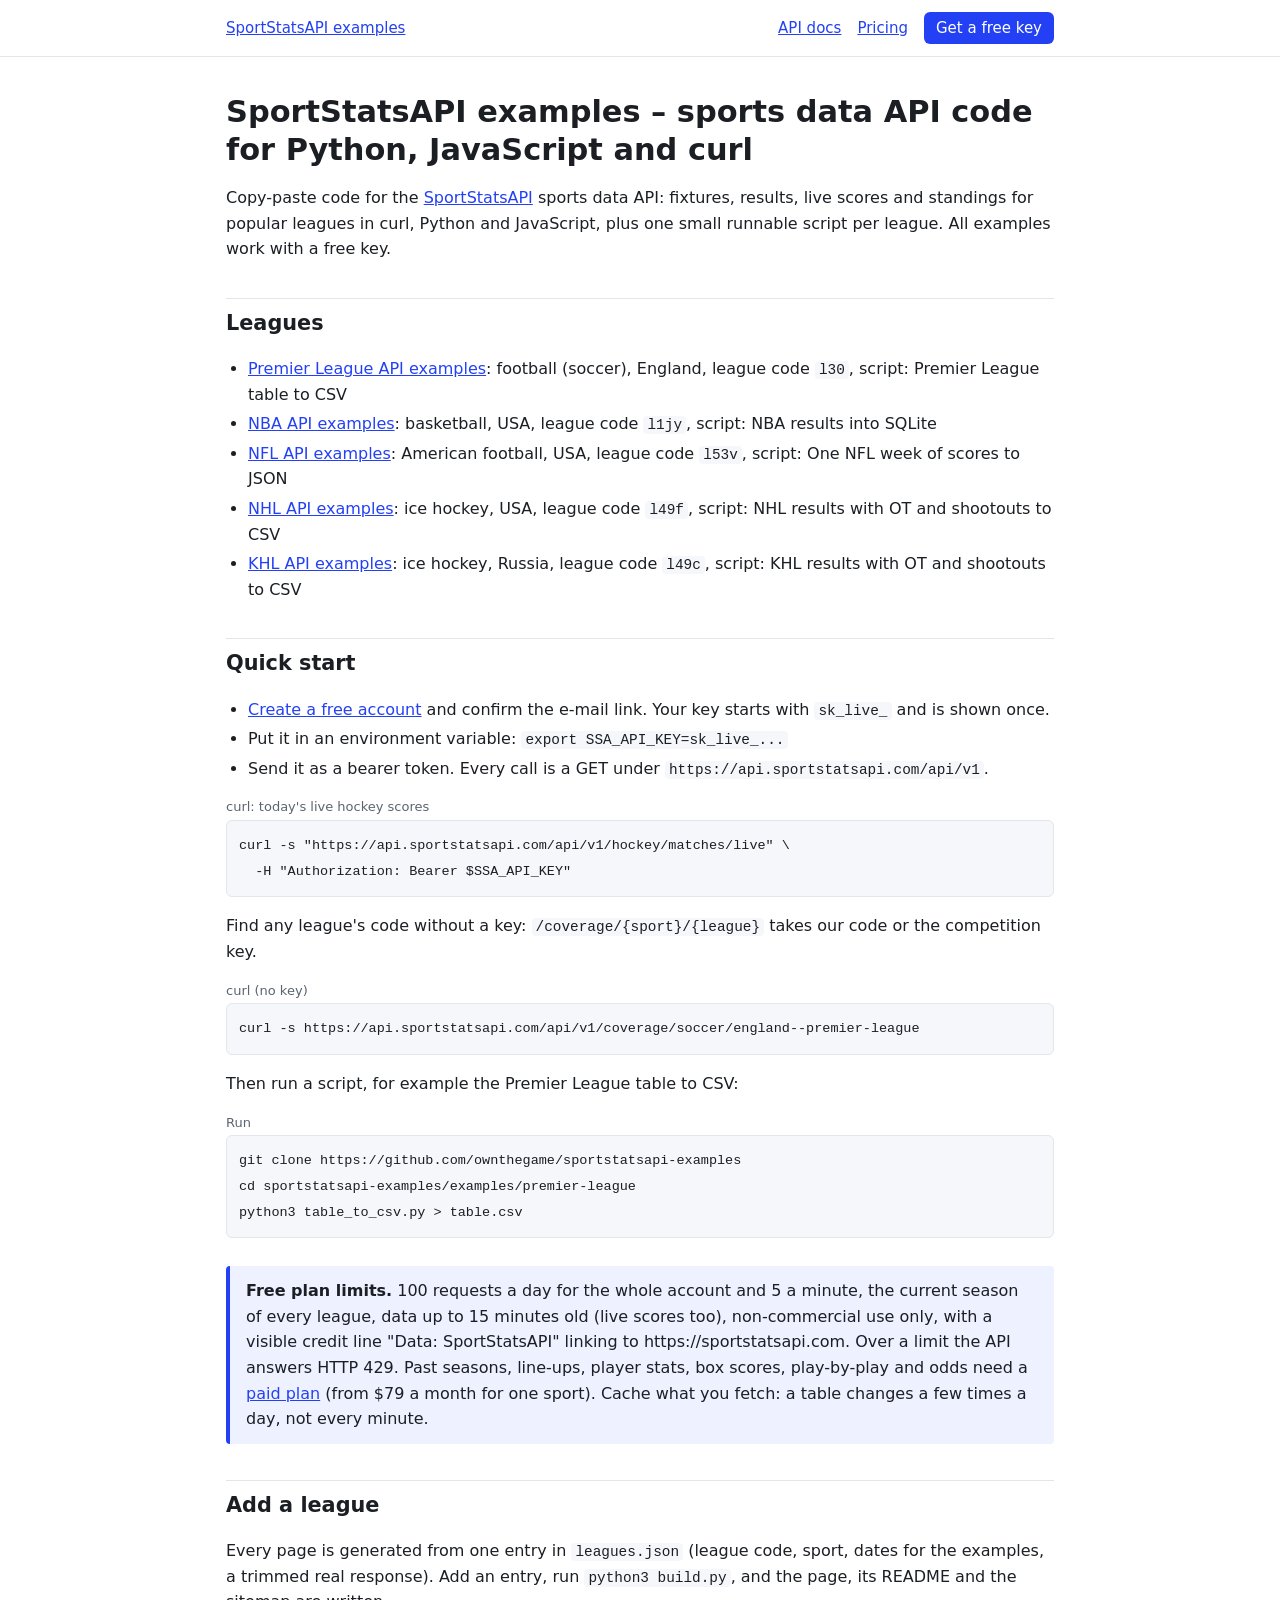
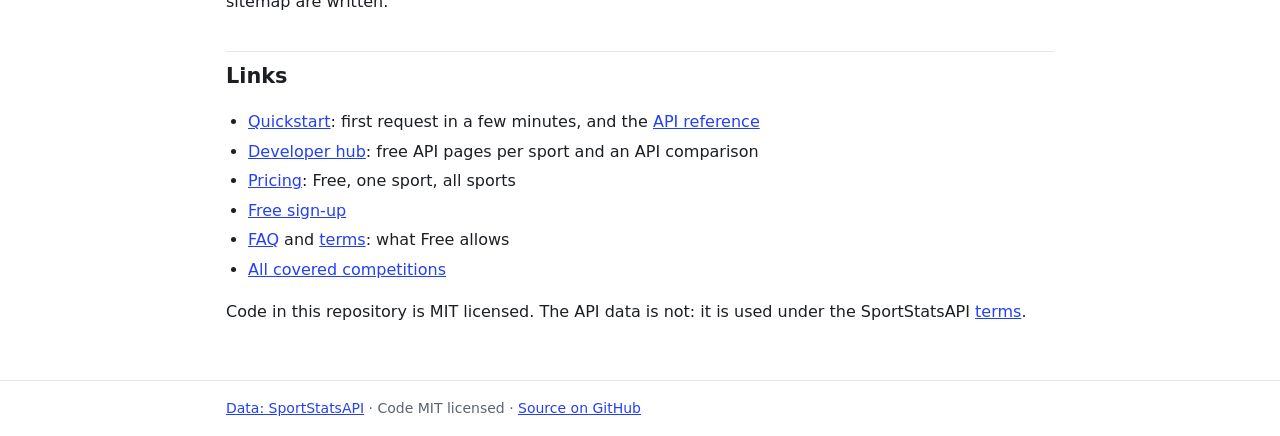
<file: docs/index.html>
<!doctype html>
<html lang="en">
<head>
<meta charset="utf-8">
<meta name="viewport" content="width=device-width, initial-scale=1">
<meta name="google-site-verification" content="--YC6oyD16P7J92EvIpuj-CJdCvzZuZTfFQwmcQNudo">
<title>SportStatsAPI examples – sports data API code for Python, JavaScript and curl</title>
<meta name="description" content="Free code examples for a sports data API: Premier League, NBA, NFL, NHL and KHL fixtures, results, live scores and standings as JSON in curl, Python and JavaScript.">
<link rel="canonical" href="https://ownthegame.github.io/sportstatsapi-examples/">
<meta property="og:type" content="article">
<meta property="og:site_name" content="SportStatsAPI examples">
<meta property="og:title" content="SportStatsAPI examples – sports data API code for Python, JavaScript and curl">
<meta property="og:description" content="Free code examples for a sports data API: Premier League, NBA, NFL, NHL and KHL fixtures, results, live scores and standings as JSON in curl, Python and JavaScript.">
<meta property="og:url" content="https://ownthegame.github.io/sportstatsapi-examples/">
<meta name="twitter:card" content="summary">
<link rel="stylesheet" href="style.css">
</head>
<body>
<header class="top"><nav><a href="./">SportStatsAPI examples</a><span class="sp"></span><a href="https://sportstatsapi.com/docs/api/">API docs</a><a href="https://sportstatsapi.com/pricing/">Pricing</a><a class="btn" href="https://account.sportstatsapi.com/signup">Get a free key</a></nav></header>
<main>
<h1>SportStatsAPI examples – sports data API code for Python, JavaScript and curl</h1>
<p>Copy-paste code for the <a href="https://sportstatsapi.com/">SportStatsAPI</a> sports data API: fixtures, results, live scores and standings for popular leagues in curl, Python and JavaScript, plus one small runnable script per league. All examples work with a free key.</p>
<h2 id="leagues">Leagues</h2>
<ul><li><a href="premier-league/">Premier League API examples</a>: football (soccer), England, league code <code>l30</code>, script: Premier League table to CSV</li><li><a href="nba/">NBA API examples</a>: basketball, USA, league code <code>l1jy</code>, script: NBA results into SQLite</li><li><a href="nfl/">NFL API examples</a>: American football, USA, league code <code>l53v</code>, script: One NFL week of scores to JSON</li><li><a href="nhl/">NHL API examples</a>: ice hockey, USA, league code <code>l49f</code>, script: NHL results with OT and shootouts to CSV</li><li><a href="khl/">KHL API examples</a>: ice hockey, Russia, league code <code>l49c</code>, script: KHL results with OT and shootouts to CSV</li></ul>
<h2 id="quick-start">Quick start</h2>
<ul><li><a href="https://account.sportstatsapi.com/signup">Create a free account</a> and confirm the e-mail link. Your key starts with <code>sk_live_</code> and is shown once.</li><li>Put it in an environment variable: <code>export SSA_API_KEY=sk_live_...</code></li><li>Send it as a bearer token. Every call is a GET under <code>https://api.sportstatsapi.com/api/v1</code>.</li></ul>
<figure class="code"><figcaption>curl: today&#x27;s live hockey scores</figcaption><pre><code class="language-bash">curl -s &quot;https://api.sportstatsapi.com/api/v1/hockey/matches/live&quot; \
  -H &quot;Authorization: Bearer $SSA_API_KEY&quot;</code></pre></figure>
<p>Find any league's code without a key: <code>/coverage/{sport}/{league}</code> takes our code or the competition key.</p>
<figure class="code"><figcaption>curl (no key)</figcaption><pre><code class="language-bash">curl -s https://api.sportstatsapi.com/api/v1/coverage/soccer/england--premier-league</code></pre></figure>
<p>Then run a script, for example the Premier League table to CSV:</p>
<figure class="code"><figcaption>Run</figcaption><pre><code class="language-bash">git clone https://github.com/ownthegame/sportstatsapi-examples
cd sportstatsapi-examples/examples/premier-league
python3 table_to_csv.py &gt; table.csv</code></pre></figure>
<aside class="tip"><strong>Free plan limits.</strong> 100 requests a day for the whole account and 5 a minute, the current season of every league, data up to 15 minutes old (live scores too), non-commercial use only, with a visible credit line "Data: SportStatsAPI" linking to https://sportstatsapi.com. Over a limit the API answers HTTP 429. Past seasons, line-ups, player stats, box scores, play-by-play and odds need a <a href="https://sportstatsapi.com/pricing/">paid plan</a> (from $79 a month for one sport). Cache what you fetch: a table changes a few times a day, not every minute.</aside>
<h2 id="add-a-league">Add a league</h2>
<p>Every page is generated from one entry in <code>leagues.json</code> (league code, sport, dates for the examples, a trimmed real response). Add an entry, run <code>python3 build.py</code>, and the page, its README and the sitemap are written.</p>
<h2 id="links">Links</h2>
<ul><li><a href="https://sportstatsapi.com/docs/quickstart/">Quickstart</a>: first request in a few minutes, and the <a href="https://sportstatsapi.com/docs/api/">API reference</a></li><li><a href="https://sportstatsapi.com/developers/">Developer hub</a>: free API pages per sport and an API comparison</li><li><a href="https://sportstatsapi.com/pricing/">Pricing</a>: Free, one sport, all sports</li><li><a href="https://account.sportstatsapi.com/signup">Free sign-up</a></li><li><a href="https://sportstatsapi.com/faq/">FAQ</a> and <a href="https://sportstatsapi.com/legal/terms/">terms</a>: what Free allows</li><li><a href="https://sportstatsapi.com/coverage/">All covered competitions</a></li></ul>
<p>Code in this repository is MIT licensed. The API data is not: it is used under the SportStatsAPI <a href="https://sportstatsapi.com/legal/terms/">terms</a>.</p>
</main>
<footer><p><a href="https://sportstatsapi.com/">Data: SportStatsAPI</a> · Code MIT licensed · <a href="https://github.com/ownthegame/sportstatsapi-examples">Source on GitHub</a></p></footer>
</body>
</html>
</file>
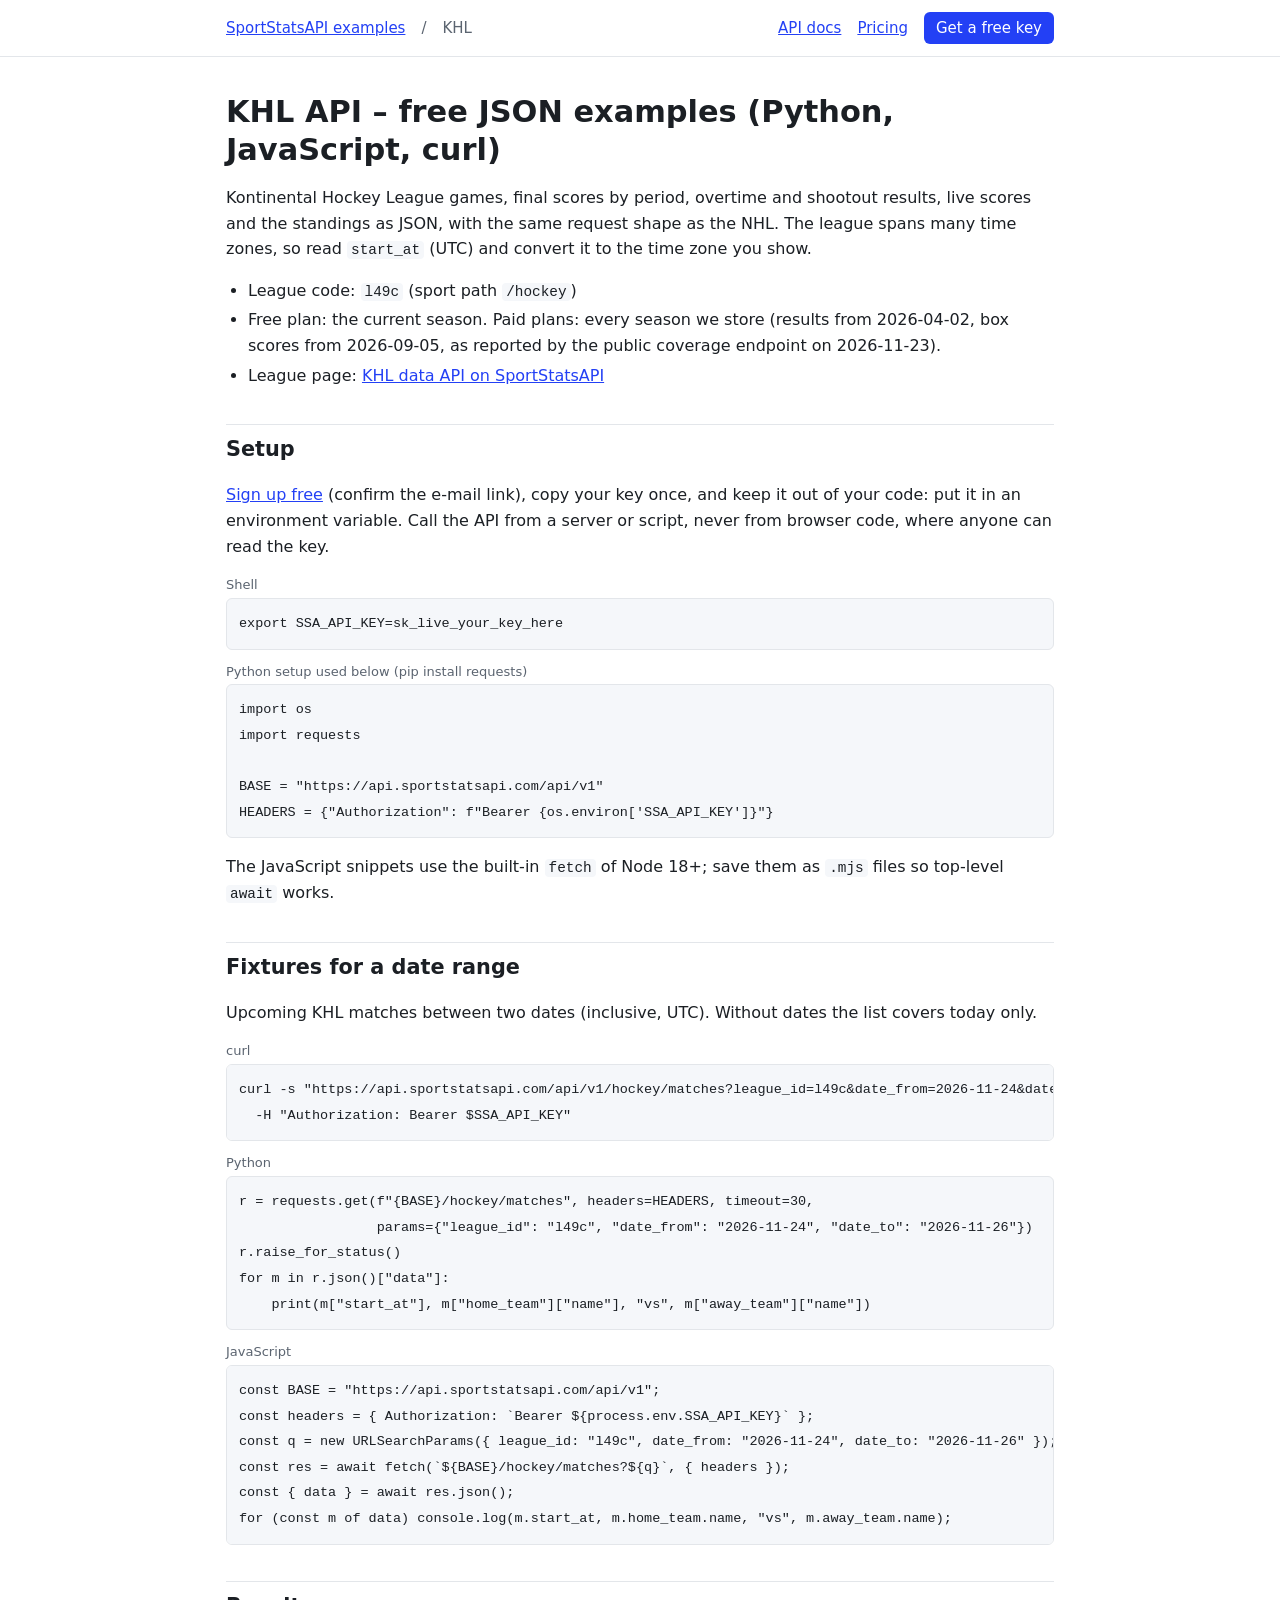
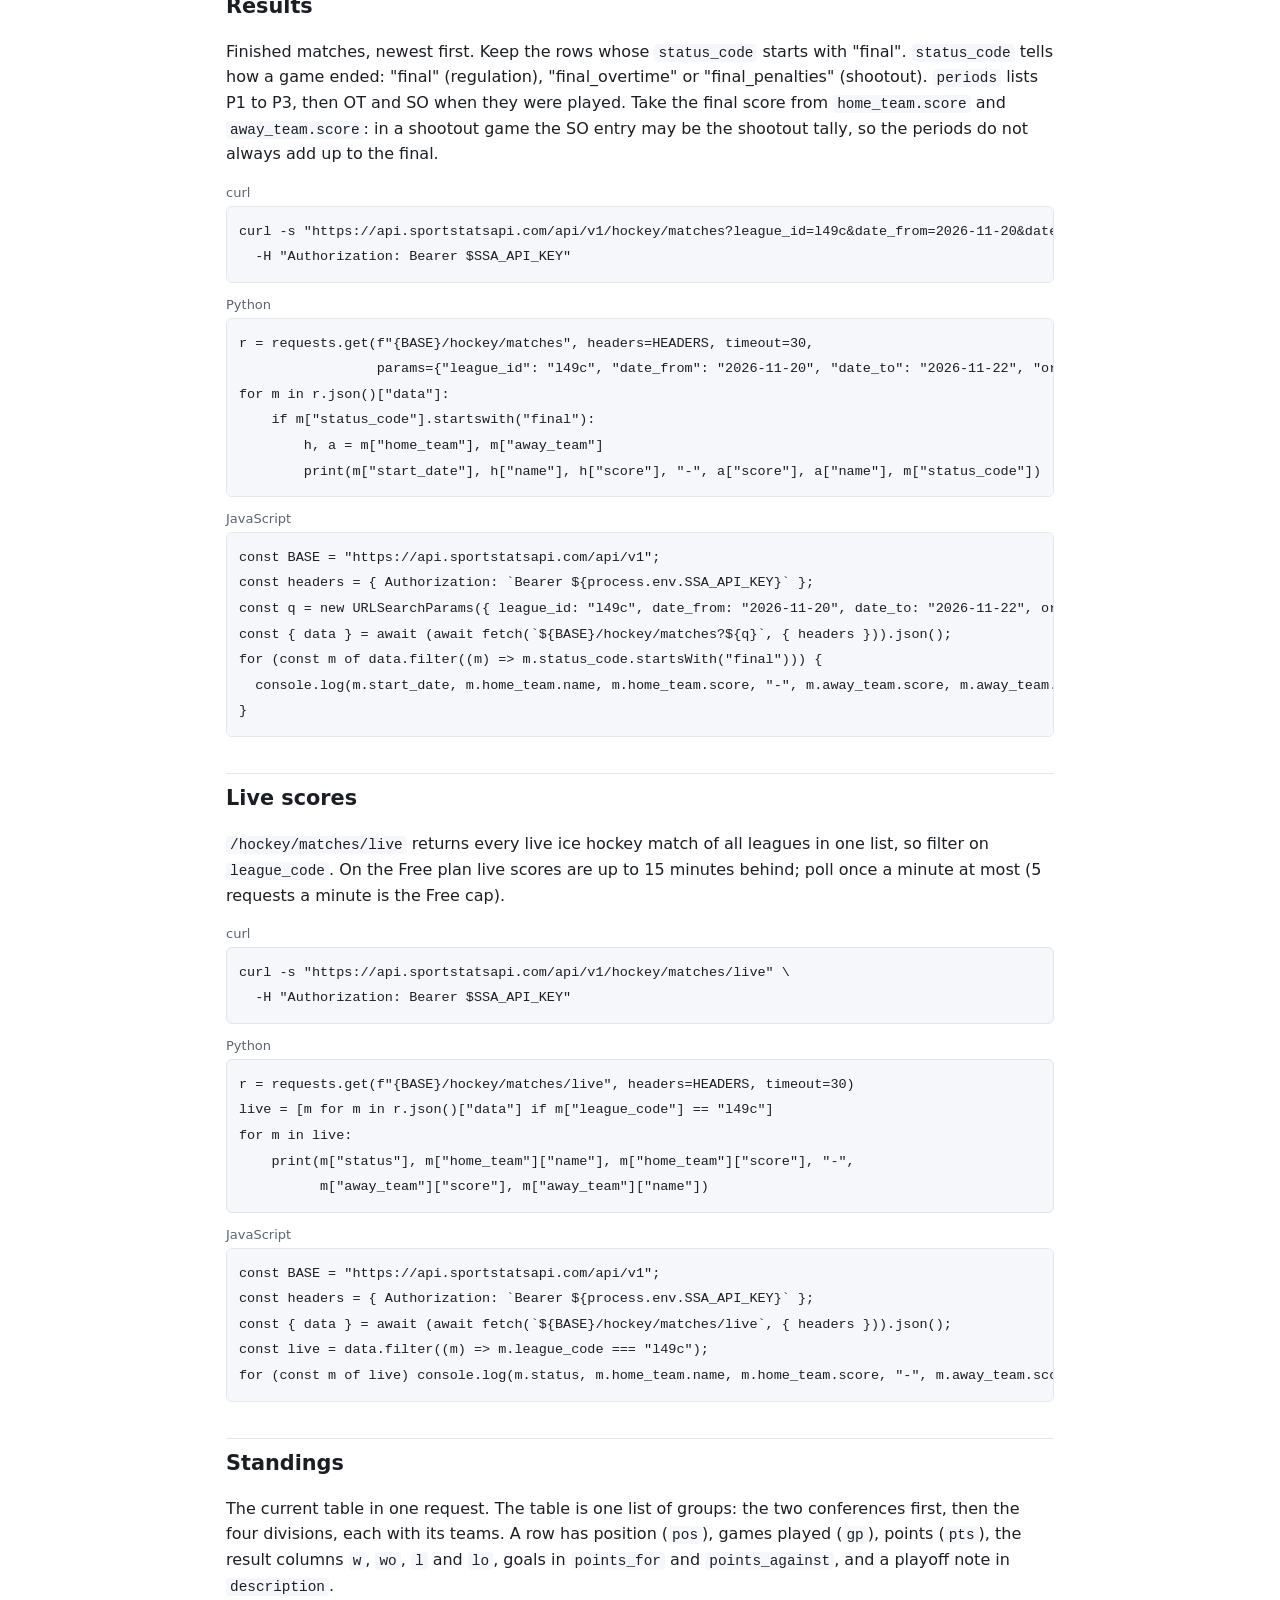
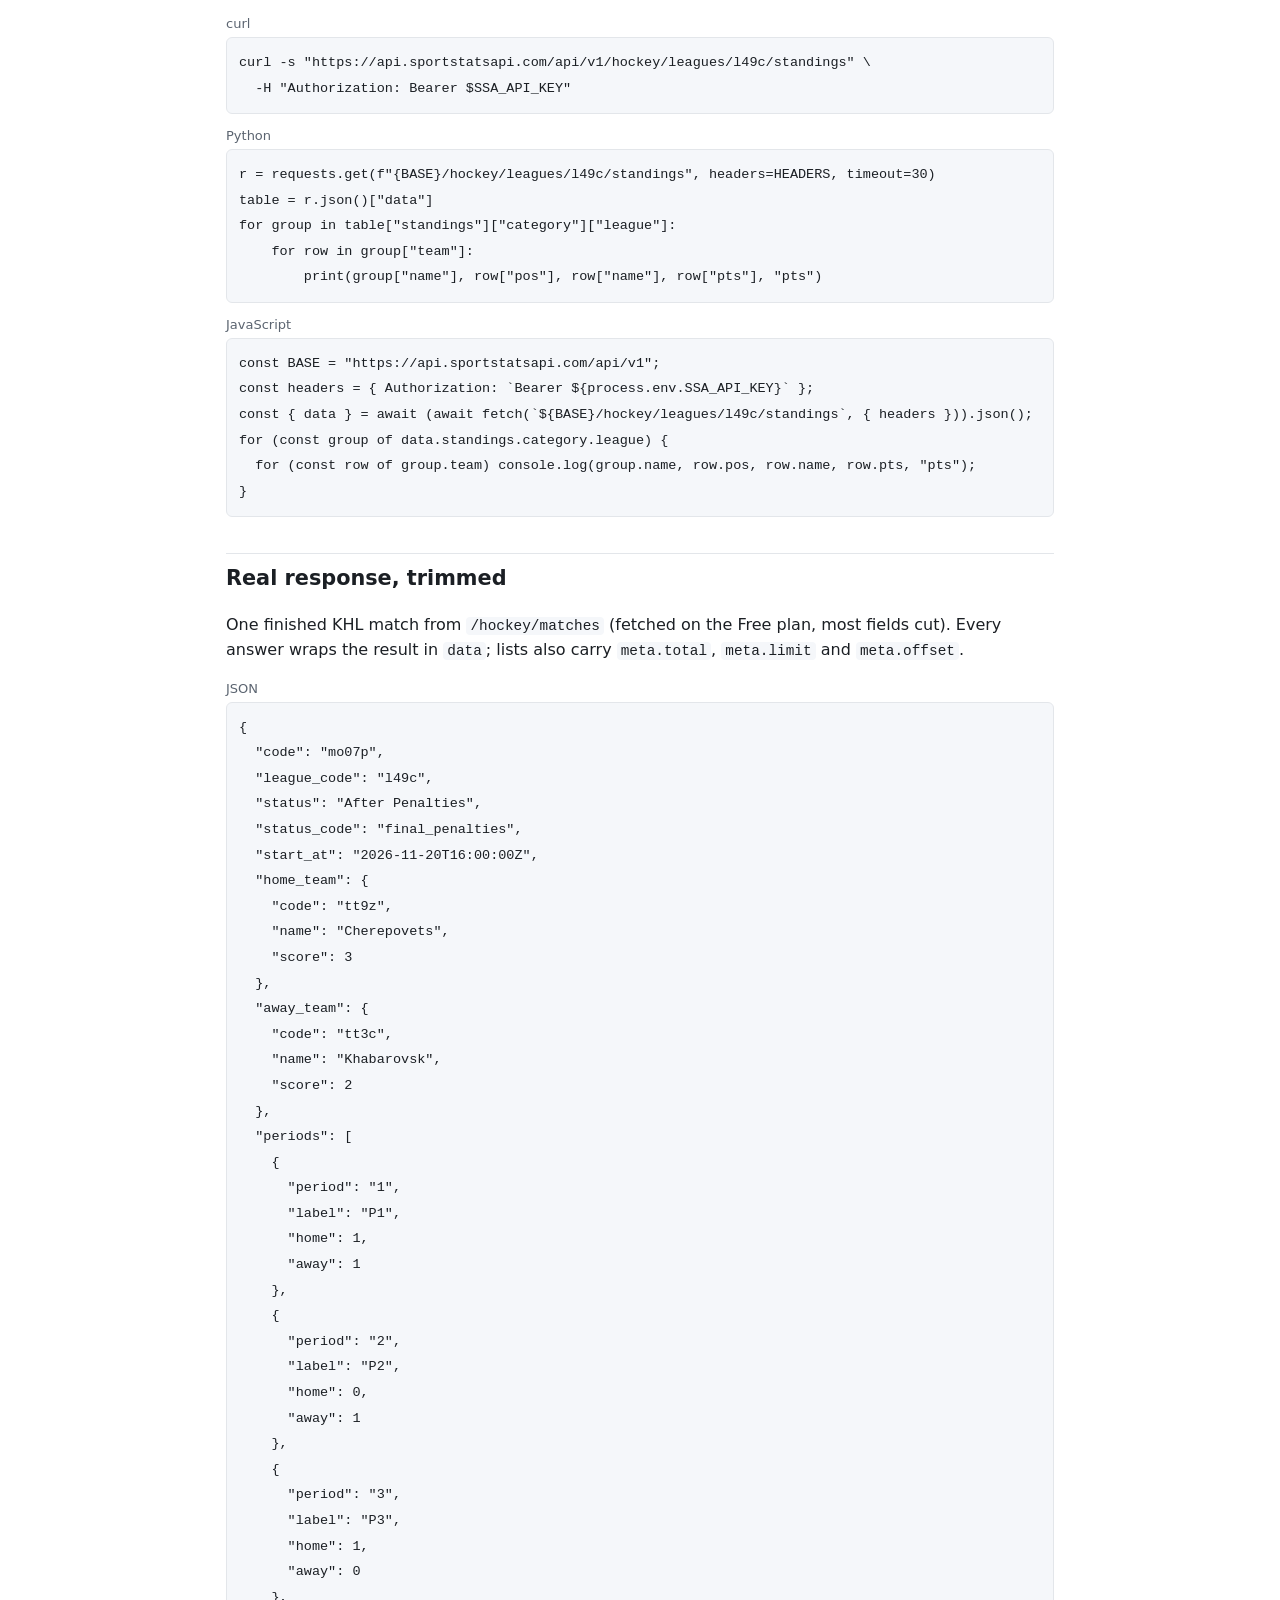
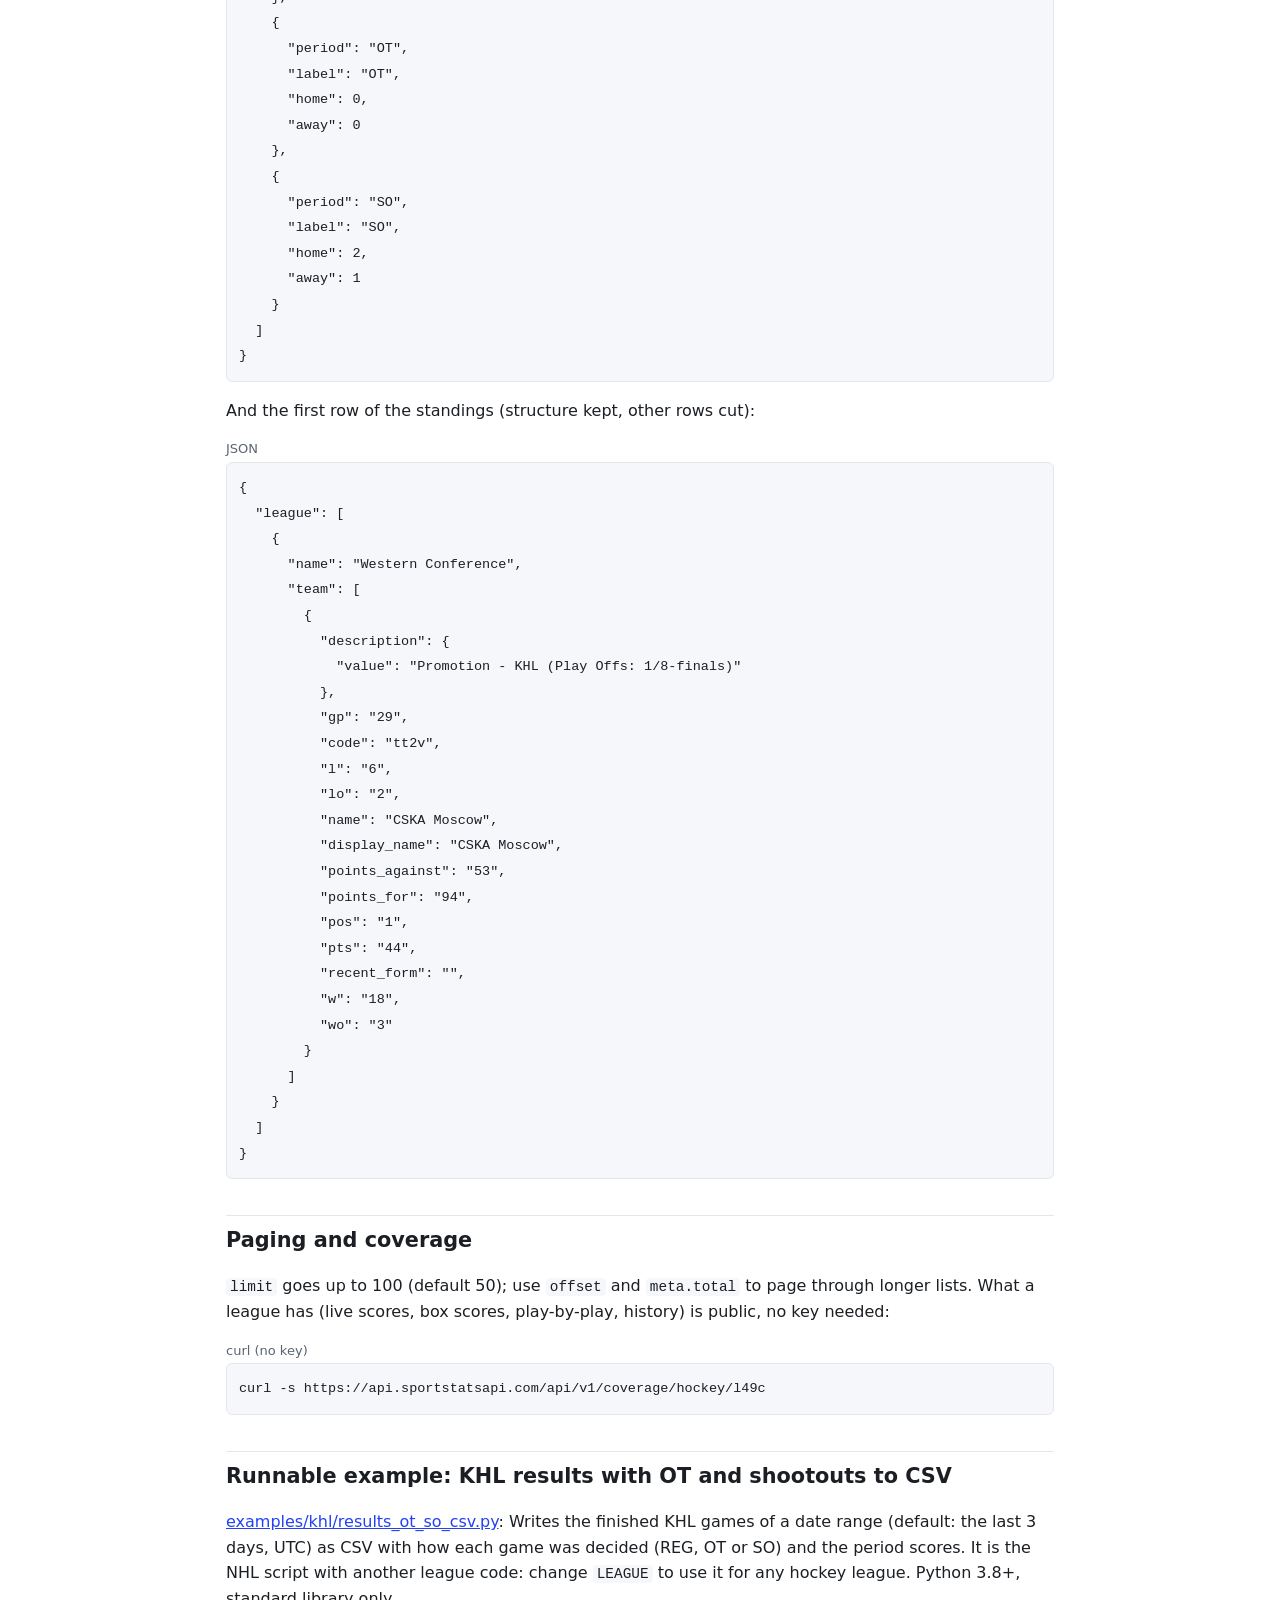
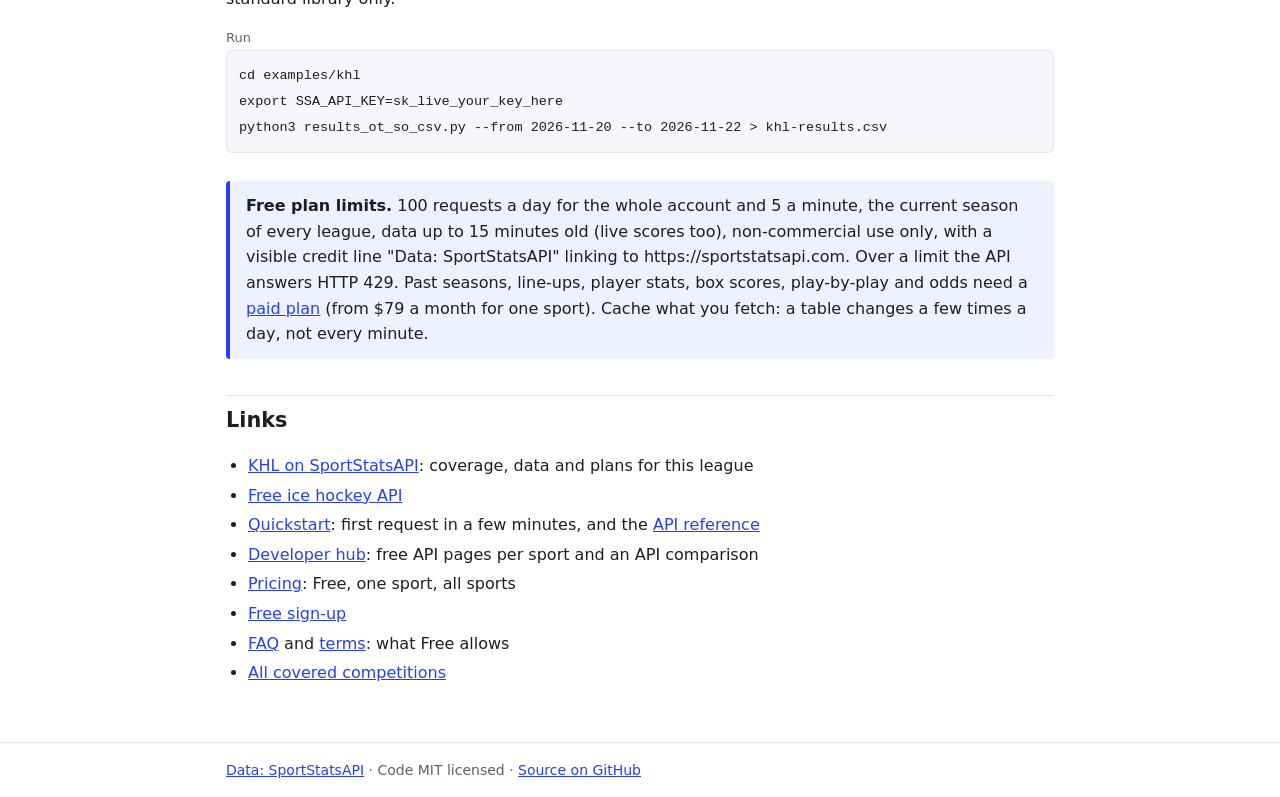
<file: docs/khl/index.html>
<!doctype html>
<html lang="en">
<head>
<meta charset="utf-8">
<meta name="viewport" content="width=device-width, initial-scale=1">
<meta name="google-site-verification" content="--YC6oyD16P7J92EvIpuj-CJdCvzZuZTfFQwmcQNudo">
<title>KHL API – free JSON examples (Python, JavaScript, curl)</title>
<meta name="description" content="KHL (Russia) API examples: fixtures, results, live scores and standings as JSON with curl, Python and JavaScript, league code l49c, plus a runnable script. Free key.">
<link rel="canonical" href="https://ownthegame.github.io/sportstatsapi-examples/khl/">
<meta property="og:type" content="article">
<meta property="og:site_name" content="SportStatsAPI examples">
<meta property="og:title" content="KHL API – free JSON examples (Python, JavaScript, curl)">
<meta property="og:description" content="KHL (Russia) API examples: fixtures, results, live scores and standings as JSON with curl, Python and JavaScript, league code l49c, plus a runnable script. Free key.">
<meta property="og:url" content="https://ownthegame.github.io/sportstatsapi-examples/khl/">
<meta name="twitter:card" content="summary">
<link rel="stylesheet" href="../style.css">
</head>
<body>
<header class="top"><nav><a href="../">SportStatsAPI examples</a><span>/</span><span>KHL</span><span class="sp"></span><a href="https://sportstatsapi.com/docs/api/">API docs</a><a href="https://sportstatsapi.com/pricing/">Pricing</a><a class="btn" href="https://account.sportstatsapi.com/signup">Get a free key</a></nav></header>
<main>
<h1>KHL API – free JSON examples (Python, JavaScript, curl)</h1>
<p>Kontinental Hockey League games, final scores by period, overtime and shootout results, live scores and the standings as JSON, with the same request shape as the NHL. The league spans many time zones, so read <code>start_at</code> (UTC) and convert it to the time zone you show.</p>
<ul><li>League code: <code>l49c</code> (sport path <code>/hockey</code>)</li><li>Free plan: the current season. Paid plans: every season we store (results from 2026-04-02, box scores from 2026-09-05, as reported by the public coverage endpoint on 2026-11-23).</li><li>League page: <a href="https://sportstatsapi.com/coverage/hockey/russia/khl/">KHL data API on SportStatsAPI</a></li></ul>
<h2 id="setup">Setup</h2>
<p><a href="https://account.sportstatsapi.com/signup">Sign up free</a> (confirm the e-mail link), copy your key once, and keep it out of your code: put it in an environment variable. Call the API from a server or script, never from browser code, where anyone can read the key.</p>
<figure class="code"><figcaption>Shell</figcaption><pre><code class="language-bash">export SSA_API_KEY=sk_live_your_key_here</code></pre></figure>
<figure class="code"><figcaption>Python setup used below (pip install requests)</figcaption><pre><code class="language-python">import os
import requests

BASE = &quot;https://api.sportstatsapi.com/api/v1&quot;
HEADERS = {&quot;Authorization&quot;: f&quot;Bearer {os.environ[&#x27;SSA_API_KEY&#x27;]}&quot;}</code></pre></figure>
<p>The JavaScript snippets use the built-in <code>fetch</code> of Node 18+; save them as <code>.mjs</code> files so top-level <code>await</code> works.</p>
<h2 id="fixtures-for-a-date-range">Fixtures for a date range</h2>
<p>Upcoming KHL matches between two dates (inclusive, UTC). Without dates the list covers today only.</p>
<figure class="code"><figcaption>curl</figcaption><pre><code class="language-bash">curl -s &quot;https://api.sportstatsapi.com/api/v1/hockey/matches?league_id=l49c&amp;date_from=2026-11-24&amp;date_to=2026-11-26&quot; \
  -H &quot;Authorization: Bearer $SSA_API_KEY&quot;</code></pre></figure>
<figure class="code"><figcaption>Python</figcaption><pre><code class="language-python">r = requests.get(f&quot;{BASE}/hockey/matches&quot;, headers=HEADERS, timeout=30,
                 params={&quot;league_id&quot;: &quot;l49c&quot;, &quot;date_from&quot;: &quot;2026-11-24&quot;, &quot;date_to&quot;: &quot;2026-11-26&quot;})
r.raise_for_status()
for m in r.json()[&quot;data&quot;]:
    print(m[&quot;start_at&quot;], m[&quot;home_team&quot;][&quot;name&quot;], &quot;vs&quot;, m[&quot;away_team&quot;][&quot;name&quot;])</code></pre></figure>
<figure class="code"><figcaption>JavaScript</figcaption><pre><code class="language-javascript">const BASE = &quot;https://api.sportstatsapi.com/api/v1&quot;;
const headers = { Authorization: `Bearer ${process.env.SSA_API_KEY}` };
const q = new URLSearchParams({ league_id: &quot;l49c&quot;, date_from: &quot;2026-11-24&quot;, date_to: &quot;2026-11-26&quot; });
const res = await fetch(`${BASE}/hockey/matches?${q}`, { headers });
const { data } = await res.json();
for (const m of data) console.log(m.start_at, m.home_team.name, &quot;vs&quot;, m.away_team.name);</code></pre></figure>
<h2 id="results">Results</h2>
<p>Finished matches, newest first. Keep the rows whose <code>status_code</code> starts with "final". <code>status_code</code> tells how a game ended: "final" (regulation), "final_overtime" or "final_penalties" (shootout). <code>periods</code> lists P1 to P3, then OT and SO when they were played. Take the final score from <code>home_team.score</code> and <code>away_team.score</code>: in a shootout game the SO entry may be the shootout tally, so the periods do not always add up to the final.</p>
<figure class="code"><figcaption>curl</figcaption><pre><code class="language-bash">curl -s &quot;https://api.sportstatsapi.com/api/v1/hockey/matches?league_id=l49c&amp;date_from=2026-11-20&amp;date_to=2026-11-22&amp;order=desc&quot; \
  -H &quot;Authorization: Bearer $SSA_API_KEY&quot;</code></pre></figure>
<figure class="code"><figcaption>Python</figcaption><pre><code class="language-python">r = requests.get(f&quot;{BASE}/hockey/matches&quot;, headers=HEADERS, timeout=30,
                 params={&quot;league_id&quot;: &quot;l49c&quot;, &quot;date_from&quot;: &quot;2026-11-20&quot;, &quot;date_to&quot;: &quot;2026-11-22&quot;, &quot;order&quot;: &quot;desc&quot;})
for m in r.json()[&quot;data&quot;]:
    if m[&quot;status_code&quot;].startswith(&quot;final&quot;):
        h, a = m[&quot;home_team&quot;], m[&quot;away_team&quot;]
        print(m[&quot;start_date&quot;], h[&quot;name&quot;], h[&quot;score&quot;], &quot;-&quot;, a[&quot;score&quot;], a[&quot;name&quot;], m[&quot;status_code&quot;])</code></pre></figure>
<figure class="code"><figcaption>JavaScript</figcaption><pre><code class="language-javascript">const BASE = &quot;https://api.sportstatsapi.com/api/v1&quot;;
const headers = { Authorization: `Bearer ${process.env.SSA_API_KEY}` };
const q = new URLSearchParams({ league_id: &quot;l49c&quot;, date_from: &quot;2026-11-20&quot;, date_to: &quot;2026-11-22&quot;, order: &quot;desc&quot; });
const { data } = await (await fetch(`${BASE}/hockey/matches?${q}`, { headers })).json();
for (const m of data.filter((m) =&gt; m.status_code.startsWith(&quot;final&quot;))) {
  console.log(m.start_date, m.home_team.name, m.home_team.score, &quot;-&quot;, m.away_team.score, m.away_team.name);
}</code></pre></figure>
<h2 id="live-scores">Live scores</h2>
<p><code>/hockey/matches/live</code> returns every live ice hockey match of all leagues in one list, so filter on <code>league_code</code>. On the Free plan live scores are up to 15 minutes behind; poll once a minute at most (5 requests a minute is the Free cap).</p>
<figure class="code"><figcaption>curl</figcaption><pre><code class="language-bash">curl -s &quot;https://api.sportstatsapi.com/api/v1/hockey/matches/live&quot; \
  -H &quot;Authorization: Bearer $SSA_API_KEY&quot;</code></pre></figure>
<figure class="code"><figcaption>Python</figcaption><pre><code class="language-python">r = requests.get(f&quot;{BASE}/hockey/matches/live&quot;, headers=HEADERS, timeout=30)
live = [m for m in r.json()[&quot;data&quot;] if m[&quot;league_code&quot;] == &quot;l49c&quot;]
for m in live:
    print(m[&quot;status&quot;], m[&quot;home_team&quot;][&quot;name&quot;], m[&quot;home_team&quot;][&quot;score&quot;], &quot;-&quot;,
          m[&quot;away_team&quot;][&quot;score&quot;], m[&quot;away_team&quot;][&quot;name&quot;])</code></pre></figure>
<figure class="code"><figcaption>JavaScript</figcaption><pre><code class="language-javascript">const BASE = &quot;https://api.sportstatsapi.com/api/v1&quot;;
const headers = { Authorization: `Bearer ${process.env.SSA_API_KEY}` };
const { data } = await (await fetch(`${BASE}/hockey/matches/live`, { headers })).json();
const live = data.filter((m) =&gt; m.league_code === &quot;l49c&quot;);
for (const m of live) console.log(m.status, m.home_team.name, m.home_team.score, &quot;-&quot;, m.away_team.score, m.away_team.name);</code></pre></figure>
<h2 id="standings">Standings</h2>
<p>The current table in one request. The table is one list of groups: the two conferences first, then the four divisions, each with its teams. A row has position (<code>pos</code>), games played (<code>gp</code>), points (<code>pts</code>), the result columns <code>w</code>, <code>wo</code>, <code>l</code> and <code>lo</code>, goals in <code>points_for</code> and <code>points_against</code>, and a playoff note in <code>description</code>.</p>
<figure class="code"><figcaption>curl</figcaption><pre><code class="language-bash">curl -s &quot;https://api.sportstatsapi.com/api/v1/hockey/leagues/l49c/standings&quot; \
  -H &quot;Authorization: Bearer $SSA_API_KEY&quot;</code></pre></figure>
<figure class="code"><figcaption>Python</figcaption><pre><code class="language-python">r = requests.get(f&quot;{BASE}/hockey/leagues/l49c/standings&quot;, headers=HEADERS, timeout=30)
table = r.json()[&quot;data&quot;]
for group in table[&quot;standings&quot;][&quot;category&quot;][&quot;league&quot;]:
    for row in group[&quot;team&quot;]:
        print(group[&quot;name&quot;], row[&quot;pos&quot;], row[&quot;name&quot;], row[&quot;pts&quot;], &quot;pts&quot;)</code></pre></figure>
<figure class="code"><figcaption>JavaScript</figcaption><pre><code class="language-javascript">const BASE = &quot;https://api.sportstatsapi.com/api/v1&quot;;
const headers = { Authorization: `Bearer ${process.env.SSA_API_KEY}` };
const { data } = await (await fetch(`${BASE}/hockey/leagues/l49c/standings`, { headers })).json();
for (const group of data.standings.category.league) {
  for (const row of group.team) console.log(group.name, row.pos, row.name, row.pts, &quot;pts&quot;);
}</code></pre></figure>
<h2 id="real-response-trimmed">Real response, trimmed</h2>
<p>One finished KHL match from <code>/hockey/matches</code> (fetched on the Free plan, most fields cut). Every answer wraps the result in <code>data</code>; lists also carry <code>meta.total</code>, <code>meta.limit</code> and <code>meta.offset</code>.</p>
<figure class="code"><figcaption>JSON</figcaption><pre><code class="language-json">{
  &quot;code&quot;: &quot;mo07p&quot;,
  &quot;league_code&quot;: &quot;l49c&quot;,
  &quot;status&quot;: &quot;After Penalties&quot;,
  &quot;status_code&quot;: &quot;final_penalties&quot;,
  &quot;start_at&quot;: &quot;2026-11-20T16:00:00Z&quot;,
  &quot;home_team&quot;: {
    &quot;code&quot;: &quot;tt9z&quot;,
    &quot;name&quot;: &quot;Cherepovets&quot;,
    &quot;score&quot;: 3
  },
  &quot;away_team&quot;: {
    &quot;code&quot;: &quot;tt3c&quot;,
    &quot;name&quot;: &quot;Khabarovsk&quot;,
    &quot;score&quot;: 2
  },
  &quot;periods&quot;: [
    {
      &quot;period&quot;: &quot;1&quot;,
      &quot;label&quot;: &quot;P1&quot;,
      &quot;home&quot;: 1,
      &quot;away&quot;: 1
    },
    {
      &quot;period&quot;: &quot;2&quot;,
      &quot;label&quot;: &quot;P2&quot;,
      &quot;home&quot;: 0,
      &quot;away&quot;: 1
    },
    {
      &quot;period&quot;: &quot;3&quot;,
      &quot;label&quot;: &quot;P3&quot;,
      &quot;home&quot;: 1,
      &quot;away&quot;: 0
    },
    {
      &quot;period&quot;: &quot;OT&quot;,
      &quot;label&quot;: &quot;OT&quot;,
      &quot;home&quot;: 0,
      &quot;away&quot;: 0
    },
    {
      &quot;period&quot;: &quot;SO&quot;,
      &quot;label&quot;: &quot;SO&quot;,
      &quot;home&quot;: 2,
      &quot;away&quot;: 1
    }
  ]
}</code></pre></figure>
<p>And the first row of the standings (structure kept, other rows cut):</p>
<figure class="code"><figcaption>JSON</figcaption><pre><code class="language-json">{
  &quot;league&quot;: [
    {
      &quot;name&quot;: &quot;Western Conference&quot;,
      &quot;team&quot;: [
        {
          &quot;description&quot;: {
            &quot;value&quot;: &quot;Promotion - KHL (Play Offs: 1/8-finals)&quot;
          },
          &quot;gp&quot;: &quot;29&quot;,
          &quot;code&quot;: &quot;tt2v&quot;,
          &quot;l&quot;: &quot;6&quot;,
          &quot;lo&quot;: &quot;2&quot;,
          &quot;name&quot;: &quot;CSKA Moscow&quot;,
          &quot;display_name&quot;: &quot;CSKA Moscow&quot;,
          &quot;points_against&quot;: &quot;53&quot;,
          &quot;points_for&quot;: &quot;94&quot;,
          &quot;pos&quot;: &quot;1&quot;,
          &quot;pts&quot;: &quot;44&quot;,
          &quot;recent_form&quot;: &quot;&quot;,
          &quot;w&quot;: &quot;18&quot;,
          &quot;wo&quot;: &quot;3&quot;
        }
      ]
    }
  ]
}</code></pre></figure>
<h2 id="paging-and-coverage">Paging and coverage</h2>
<p><code>limit</code> goes up to 100 (default 50); use <code>offset</code> and <code>meta.total</code> to page through longer lists. What a league has (live scores, box scores, play-by-play, history) is public, no key needed:</p>
<figure class="code"><figcaption>curl (no key)</figcaption><pre><code class="language-bash">curl -s https://api.sportstatsapi.com/api/v1/coverage/hockey/l49c</code></pre></figure>
<h2 id="runnable-example-khl-results-with-ot-and-shootouts-to-csv">Runnable example: KHL results with OT and shootouts to CSV</h2>
<p><a href="https://github.com/ownthegame/sportstatsapi-examples/blob/main/examples/khl/results_ot_so_csv.py">examples/khl/results_ot_so_csv.py</a>: Writes the finished KHL games of a date range (default: the last 3 days, UTC) as CSV with how each game was decided (REG, OT or SO) and the period scores. It is the NHL script with another league code: change <code>LEAGUE</code> to use it for any hockey league. Python 3.8+, standard library only.</p>
<figure class="code"><figcaption>Run</figcaption><pre><code class="language-bash">cd examples/khl
export SSA_API_KEY=sk_live_your_key_here
python3 results_ot_so_csv.py --from 2026-11-20 --to 2026-11-22 &gt; khl-results.csv</code></pre></figure>
<aside class="tip"><strong>Free plan limits.</strong> 100 requests a day for the whole account and 5 a minute, the current season of every league, data up to 15 minutes old (live scores too), non-commercial use only, with a visible credit line "Data: SportStatsAPI" linking to https://sportstatsapi.com. Over a limit the API answers HTTP 429. Past seasons, line-ups, player stats, box scores, play-by-play and odds need a <a href="https://sportstatsapi.com/pricing/">paid plan</a> (from $79 a month for one sport). Cache what you fetch: a table changes a few times a day, not every minute.</aside>
<h2 id="links">Links</h2>
<ul><li><a href="https://sportstatsapi.com/coverage/hockey/russia/khl/">KHL on SportStatsAPI</a>: coverage, data and plans for this league</li><li><a href="https://sportstatsapi.com/developers/free-ice-hockey-api/">Free ice hockey API</a></li><li><a href="https://sportstatsapi.com/docs/quickstart/">Quickstart</a>: first request in a few minutes, and the <a href="https://sportstatsapi.com/docs/api/">API reference</a></li><li><a href="https://sportstatsapi.com/developers/">Developer hub</a>: free API pages per sport and an API comparison</li><li><a href="https://sportstatsapi.com/pricing/">Pricing</a>: Free, one sport, all sports</li><li><a href="https://account.sportstatsapi.com/signup">Free sign-up</a></li><li><a href="https://sportstatsapi.com/faq/">FAQ</a> and <a href="https://sportstatsapi.com/legal/terms/">terms</a>: what Free allows</li><li><a href="https://sportstatsapi.com/coverage/">All covered competitions</a></li></ul>
</main>
<footer><p><a href="https://sportstatsapi.com/">Data: SportStatsAPI</a> · Code MIT licensed · <a href="https://github.com/ownthegame/sportstatsapi-examples">Source on GitHub</a></p></footer>
</body>
</html>
</file>
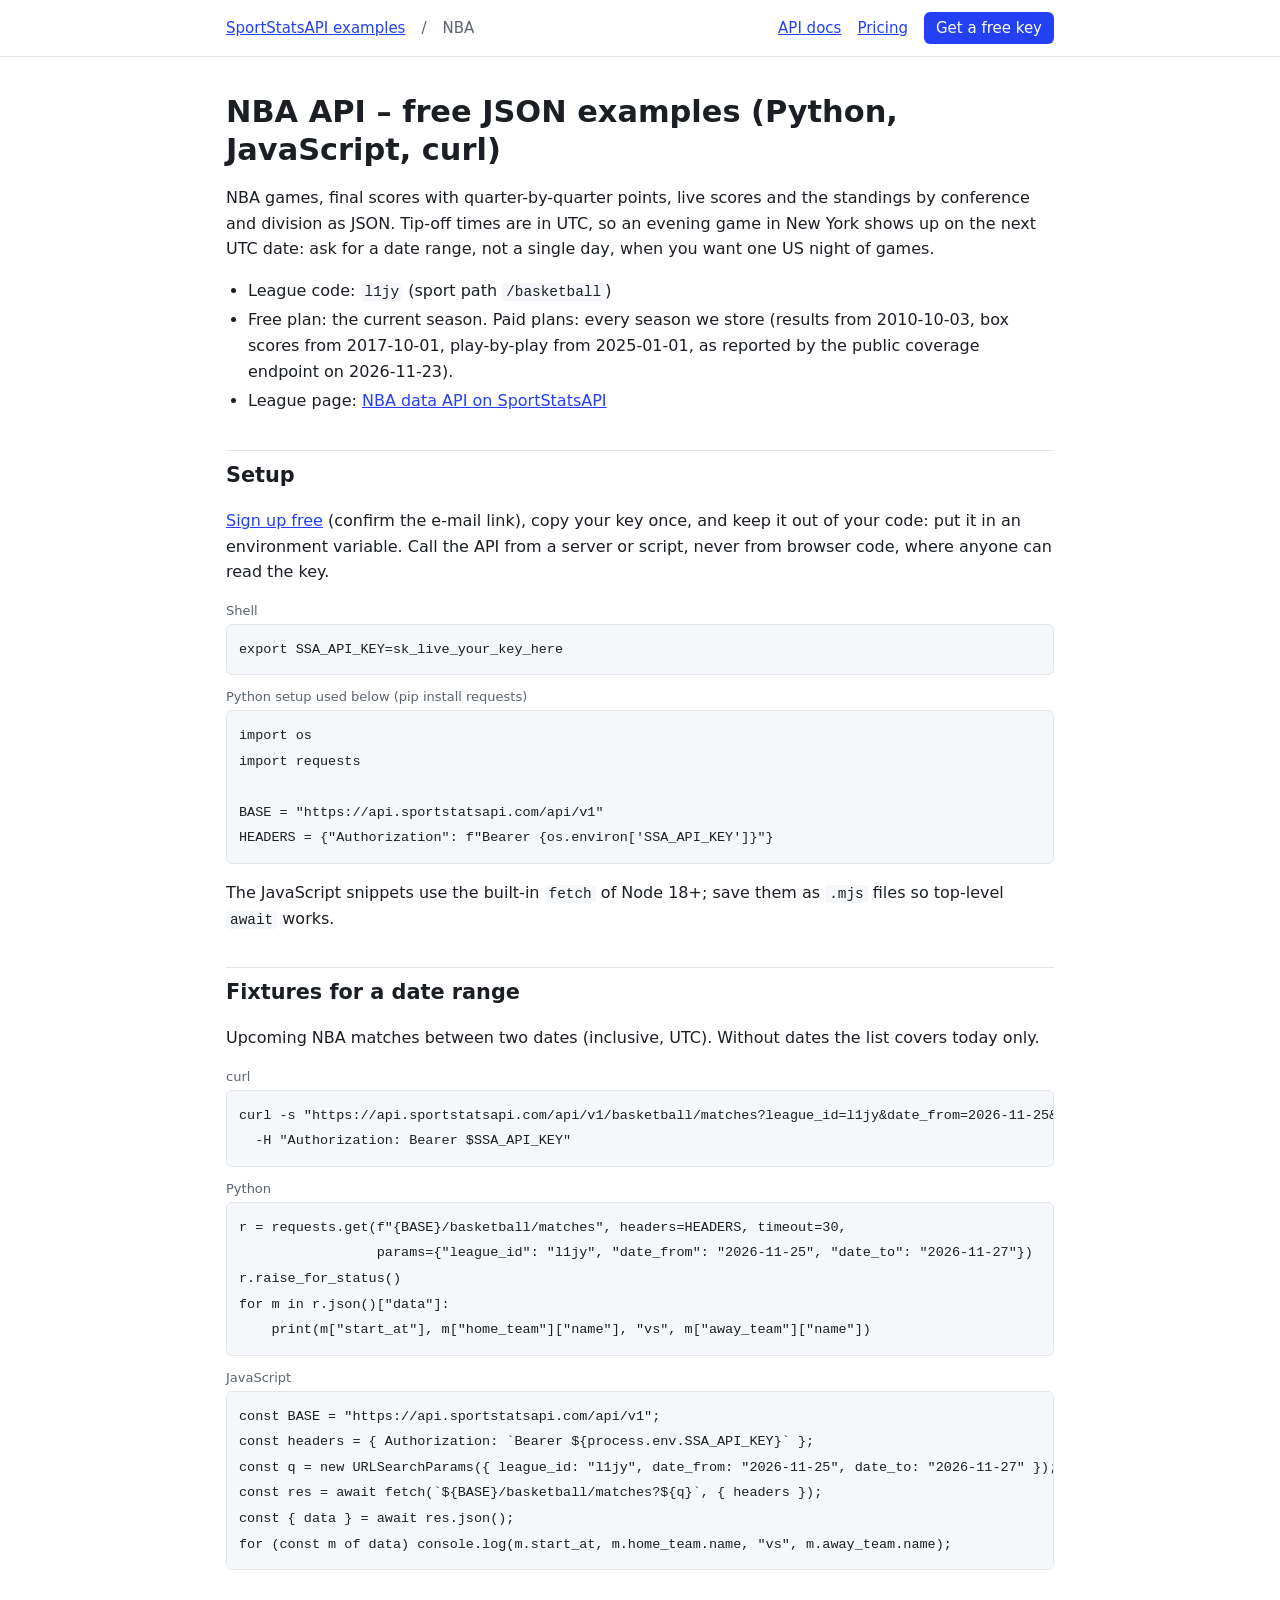
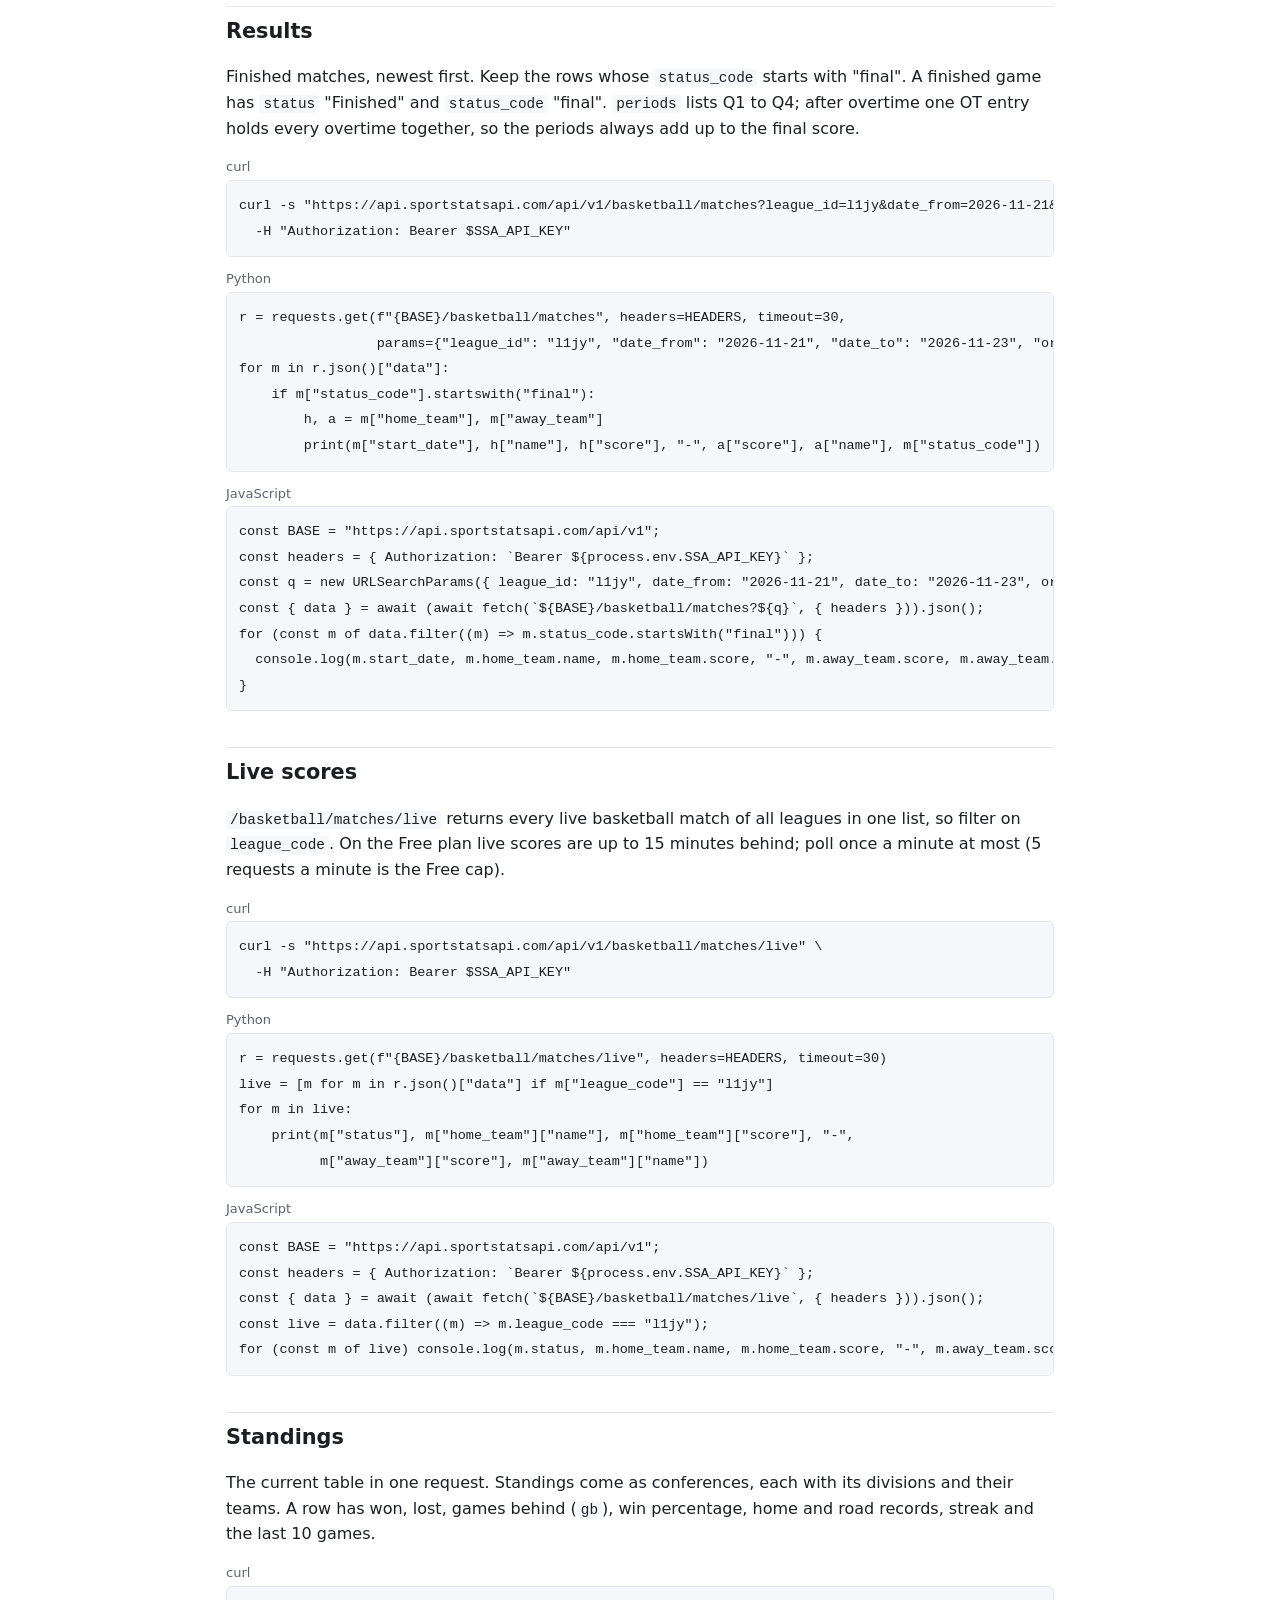
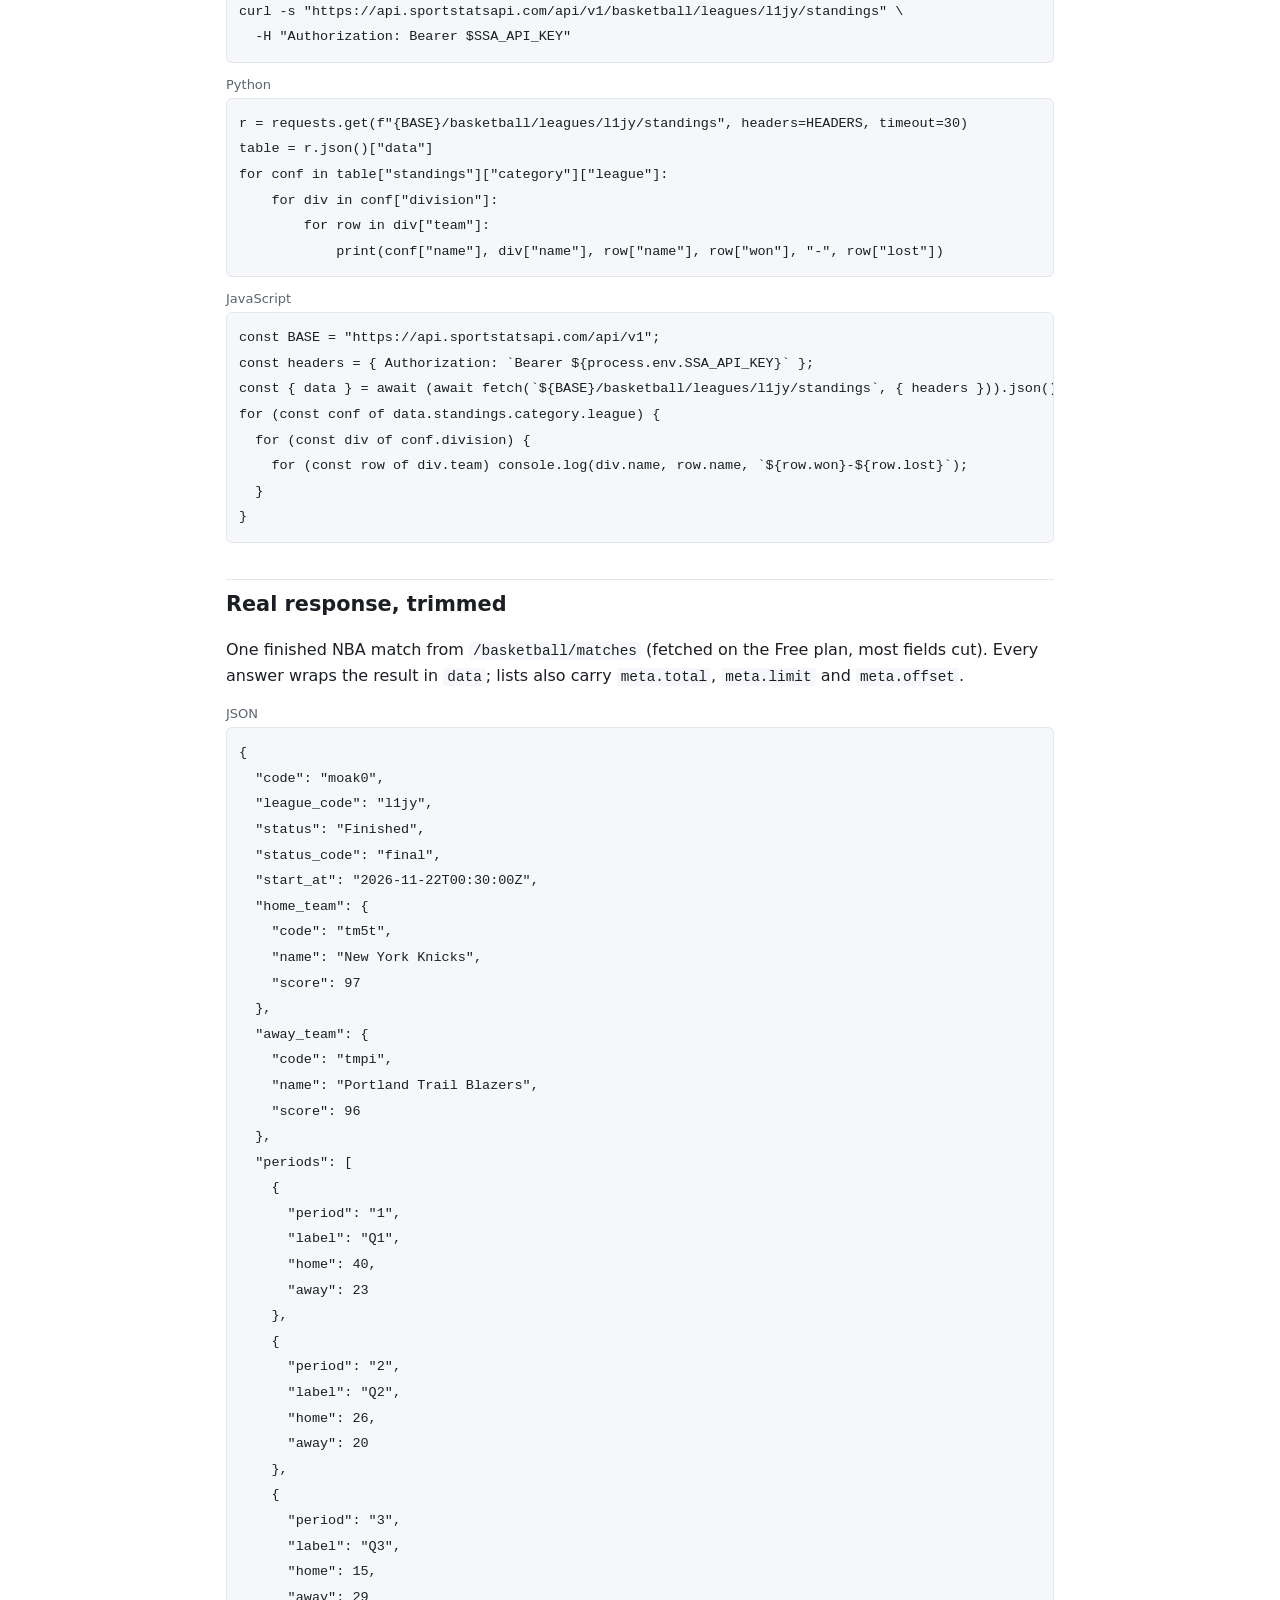
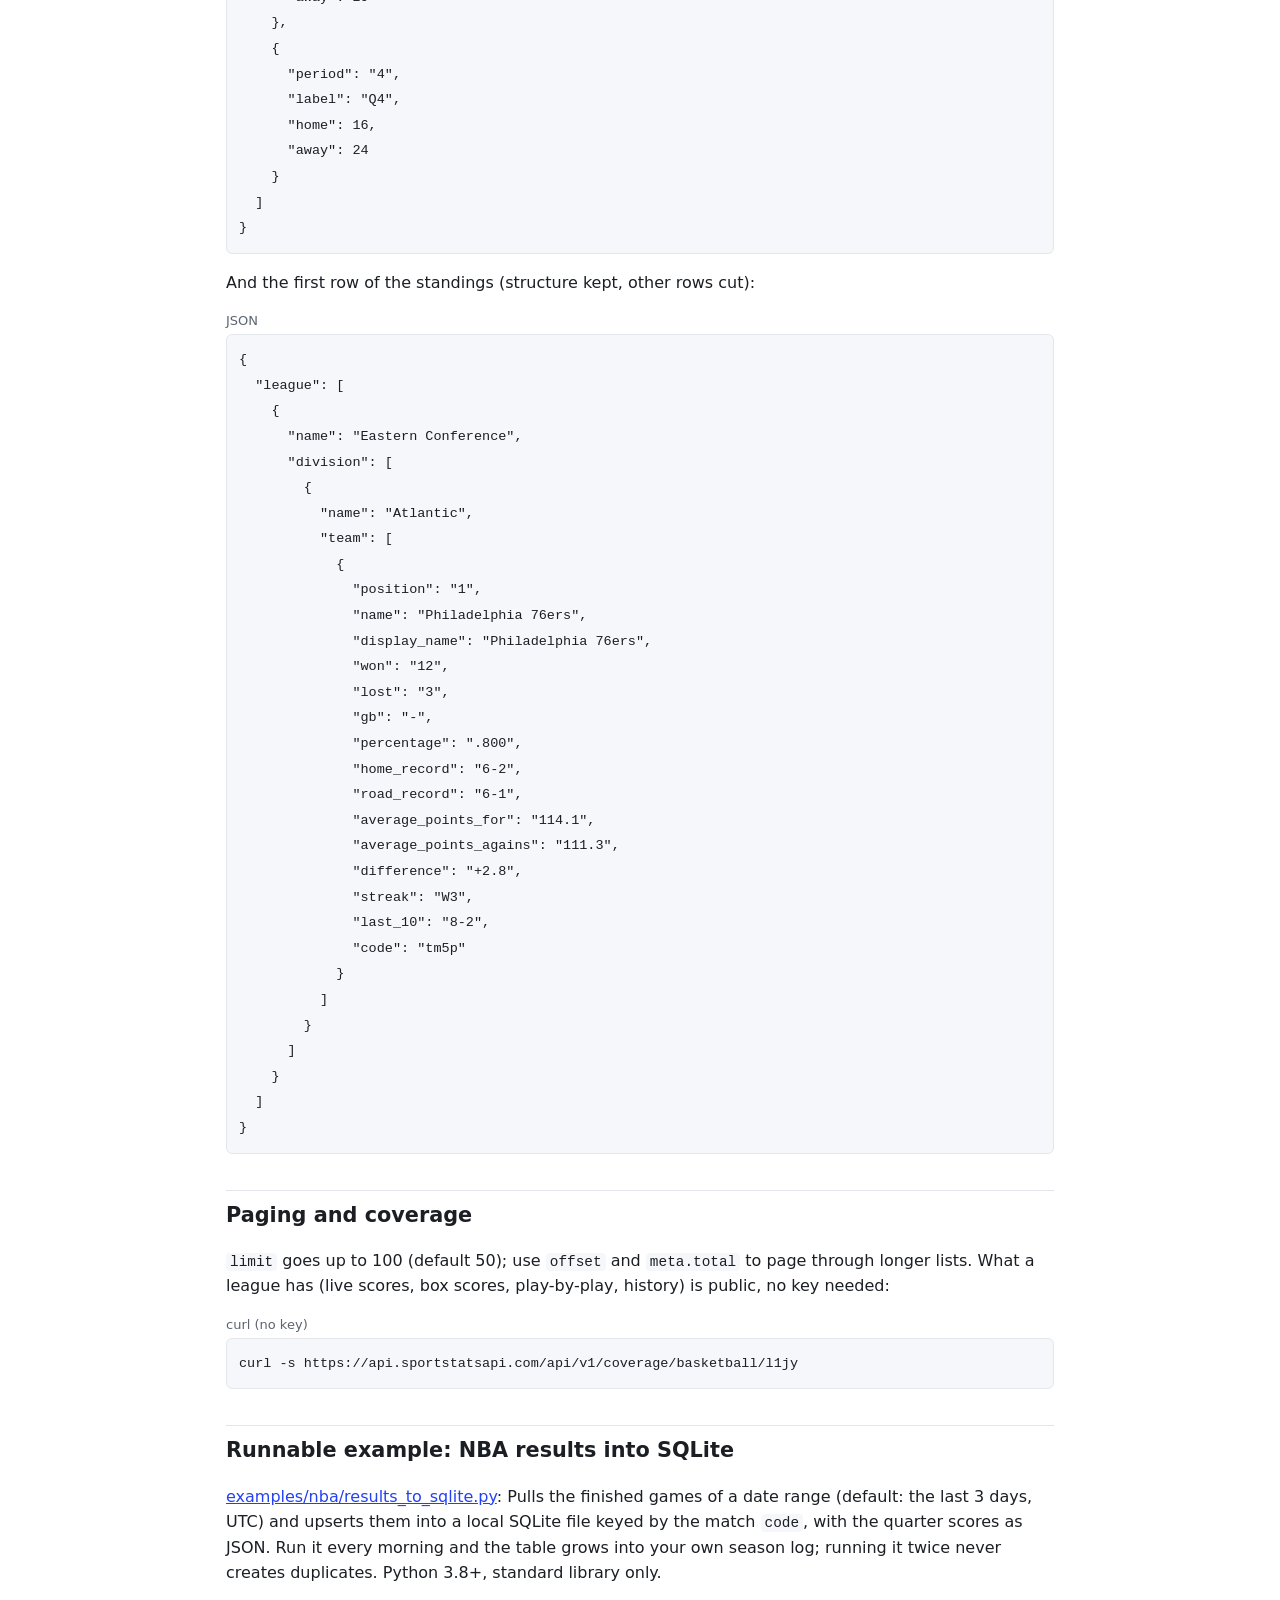
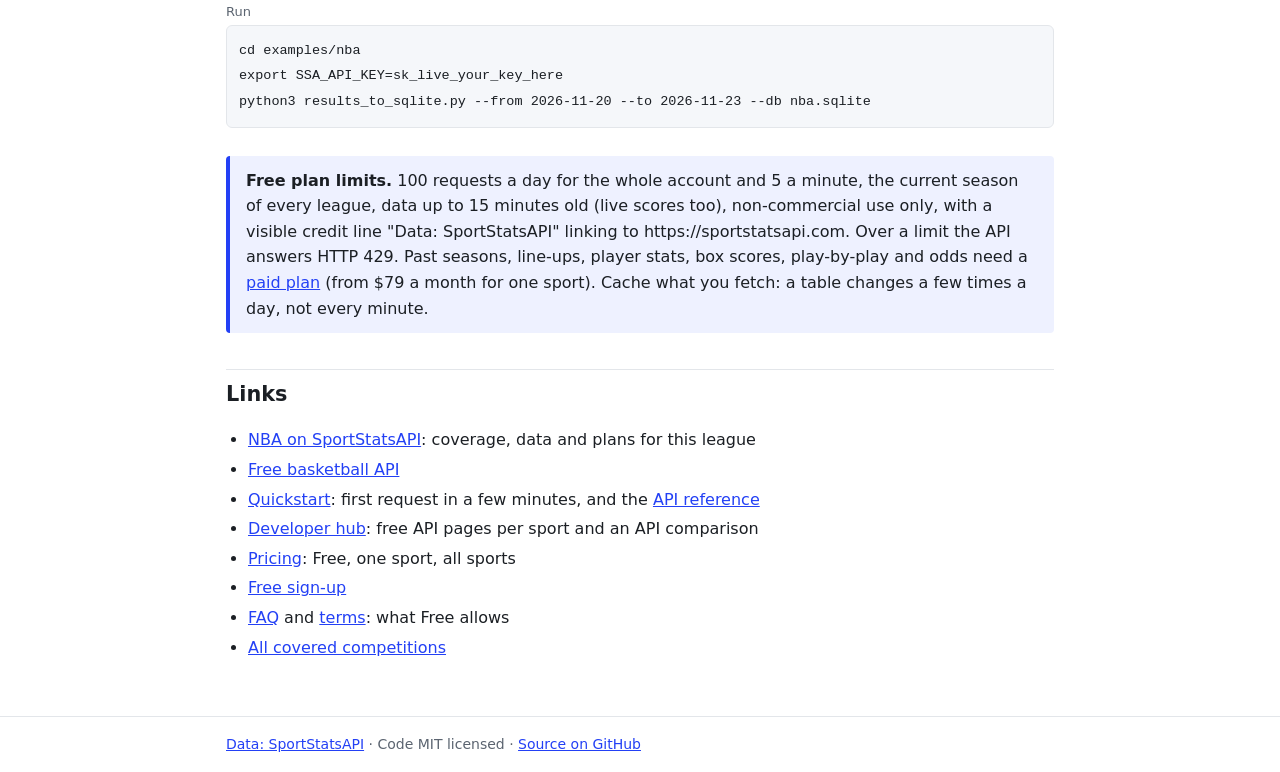
<file: docs/nba/index.html>
<!doctype html>
<html lang="en">
<head>
<meta charset="utf-8">
<meta name="viewport" content="width=device-width, initial-scale=1">
<meta name="google-site-verification" content="--YC6oyD16P7J92EvIpuj-CJdCvzZuZTfFQwmcQNudo">
<title>NBA API – free JSON examples (Python, JavaScript, curl)</title>
<meta name="description" content="NBA (USA) API examples: fixtures, results, live scores and standings as JSON with curl, Python and JavaScript, league code l1jy, plus a runnable script. Free key.">
<link rel="canonical" href="https://ownthegame.github.io/sportstatsapi-examples/nba/">
<meta property="og:type" content="article">
<meta property="og:site_name" content="SportStatsAPI examples">
<meta property="og:title" content="NBA API – free JSON examples (Python, JavaScript, curl)">
<meta property="og:description" content="NBA (USA) API examples: fixtures, results, live scores and standings as JSON with curl, Python and JavaScript, league code l1jy, plus a runnable script. Free key.">
<meta property="og:url" content="https://ownthegame.github.io/sportstatsapi-examples/nba/">
<meta name="twitter:card" content="summary">
<link rel="stylesheet" href="../style.css">
</head>
<body>
<header class="top"><nav><a href="../">SportStatsAPI examples</a><span>/</span><span>NBA</span><span class="sp"></span><a href="https://sportstatsapi.com/docs/api/">API docs</a><a href="https://sportstatsapi.com/pricing/">Pricing</a><a class="btn" href="https://account.sportstatsapi.com/signup">Get a free key</a></nav></header>
<main>
<h1>NBA API – free JSON examples (Python, JavaScript, curl)</h1>
<p>NBA games, final scores with quarter-by-quarter points, live scores and the standings by conference and division as JSON. Tip-off times are in UTC, so an evening game in New York shows up on the next UTC date: ask for a date range, not a single day, when you want one US night of games.</p>
<ul><li>League code: <code>l1jy</code> (sport path <code>/basketball</code>)</li><li>Free plan: the current season. Paid plans: every season we store (results from 2010-10-03, box scores from 2017-10-01, play-by-play from 2025-01-01, as reported by the public coverage endpoint on 2026-11-23).</li><li>League page: <a href="https://sportstatsapi.com/coverage/basketball/usa/nba/">NBA data API on SportStatsAPI</a></li></ul>
<h2 id="setup">Setup</h2>
<p><a href="https://account.sportstatsapi.com/signup">Sign up free</a> (confirm the e-mail link), copy your key once, and keep it out of your code: put it in an environment variable. Call the API from a server or script, never from browser code, where anyone can read the key.</p>
<figure class="code"><figcaption>Shell</figcaption><pre><code class="language-bash">export SSA_API_KEY=sk_live_your_key_here</code></pre></figure>
<figure class="code"><figcaption>Python setup used below (pip install requests)</figcaption><pre><code class="language-python">import os
import requests

BASE = &quot;https://api.sportstatsapi.com/api/v1&quot;
HEADERS = {&quot;Authorization&quot;: f&quot;Bearer {os.environ[&#x27;SSA_API_KEY&#x27;]}&quot;}</code></pre></figure>
<p>The JavaScript snippets use the built-in <code>fetch</code> of Node 18+; save them as <code>.mjs</code> files so top-level <code>await</code> works.</p>
<h2 id="fixtures-for-a-date-range">Fixtures for a date range</h2>
<p>Upcoming NBA matches between two dates (inclusive, UTC). Without dates the list covers today only.</p>
<figure class="code"><figcaption>curl</figcaption><pre><code class="language-bash">curl -s &quot;https://api.sportstatsapi.com/api/v1/basketball/matches?league_id=l1jy&amp;date_from=2026-11-25&amp;date_to=2026-11-27&quot; \
  -H &quot;Authorization: Bearer $SSA_API_KEY&quot;</code></pre></figure>
<figure class="code"><figcaption>Python</figcaption><pre><code class="language-python">r = requests.get(f&quot;{BASE}/basketball/matches&quot;, headers=HEADERS, timeout=30,
                 params={&quot;league_id&quot;: &quot;l1jy&quot;, &quot;date_from&quot;: &quot;2026-11-25&quot;, &quot;date_to&quot;: &quot;2026-11-27&quot;})
r.raise_for_status()
for m in r.json()[&quot;data&quot;]:
    print(m[&quot;start_at&quot;], m[&quot;home_team&quot;][&quot;name&quot;], &quot;vs&quot;, m[&quot;away_team&quot;][&quot;name&quot;])</code></pre></figure>
<figure class="code"><figcaption>JavaScript</figcaption><pre><code class="language-javascript">const BASE = &quot;https://api.sportstatsapi.com/api/v1&quot;;
const headers = { Authorization: `Bearer ${process.env.SSA_API_KEY}` };
const q = new URLSearchParams({ league_id: &quot;l1jy&quot;, date_from: &quot;2026-11-25&quot;, date_to: &quot;2026-11-27&quot; });
const res = await fetch(`${BASE}/basketball/matches?${q}`, { headers });
const { data } = await res.json();
for (const m of data) console.log(m.start_at, m.home_team.name, &quot;vs&quot;, m.away_team.name);</code></pre></figure>
<h2 id="results">Results</h2>
<p>Finished matches, newest first. Keep the rows whose <code>status_code</code> starts with "final". A finished game has <code>status</code> "Finished" and <code>status_code</code> "final". <code>periods</code> lists Q1 to Q4; after overtime one OT entry holds every overtime together, so the periods always add up to the final score.</p>
<figure class="code"><figcaption>curl</figcaption><pre><code class="language-bash">curl -s &quot;https://api.sportstatsapi.com/api/v1/basketball/matches?league_id=l1jy&amp;date_from=2026-11-21&amp;date_to=2026-11-23&amp;order=desc&quot; \
  -H &quot;Authorization: Bearer $SSA_API_KEY&quot;</code></pre></figure>
<figure class="code"><figcaption>Python</figcaption><pre><code class="language-python">r = requests.get(f&quot;{BASE}/basketball/matches&quot;, headers=HEADERS, timeout=30,
                 params={&quot;league_id&quot;: &quot;l1jy&quot;, &quot;date_from&quot;: &quot;2026-11-21&quot;, &quot;date_to&quot;: &quot;2026-11-23&quot;, &quot;order&quot;: &quot;desc&quot;})
for m in r.json()[&quot;data&quot;]:
    if m[&quot;status_code&quot;].startswith(&quot;final&quot;):
        h, a = m[&quot;home_team&quot;], m[&quot;away_team&quot;]
        print(m[&quot;start_date&quot;], h[&quot;name&quot;], h[&quot;score&quot;], &quot;-&quot;, a[&quot;score&quot;], a[&quot;name&quot;], m[&quot;status_code&quot;])</code></pre></figure>
<figure class="code"><figcaption>JavaScript</figcaption><pre><code class="language-javascript">const BASE = &quot;https://api.sportstatsapi.com/api/v1&quot;;
const headers = { Authorization: `Bearer ${process.env.SSA_API_KEY}` };
const q = new URLSearchParams({ league_id: &quot;l1jy&quot;, date_from: &quot;2026-11-21&quot;, date_to: &quot;2026-11-23&quot;, order: &quot;desc&quot; });
const { data } = await (await fetch(`${BASE}/basketball/matches?${q}`, { headers })).json();
for (const m of data.filter((m) =&gt; m.status_code.startsWith(&quot;final&quot;))) {
  console.log(m.start_date, m.home_team.name, m.home_team.score, &quot;-&quot;, m.away_team.score, m.away_team.name);
}</code></pre></figure>
<h2 id="live-scores">Live scores</h2>
<p><code>/basketball/matches/live</code> returns every live basketball match of all leagues in one list, so filter on <code>league_code</code>. On the Free plan live scores are up to 15 minutes behind; poll once a minute at most (5 requests a minute is the Free cap).</p>
<figure class="code"><figcaption>curl</figcaption><pre><code class="language-bash">curl -s &quot;https://api.sportstatsapi.com/api/v1/basketball/matches/live&quot; \
  -H &quot;Authorization: Bearer $SSA_API_KEY&quot;</code></pre></figure>
<figure class="code"><figcaption>Python</figcaption><pre><code class="language-python">r = requests.get(f&quot;{BASE}/basketball/matches/live&quot;, headers=HEADERS, timeout=30)
live = [m for m in r.json()[&quot;data&quot;] if m[&quot;league_code&quot;] == &quot;l1jy&quot;]
for m in live:
    print(m[&quot;status&quot;], m[&quot;home_team&quot;][&quot;name&quot;], m[&quot;home_team&quot;][&quot;score&quot;], &quot;-&quot;,
          m[&quot;away_team&quot;][&quot;score&quot;], m[&quot;away_team&quot;][&quot;name&quot;])</code></pre></figure>
<figure class="code"><figcaption>JavaScript</figcaption><pre><code class="language-javascript">const BASE = &quot;https://api.sportstatsapi.com/api/v1&quot;;
const headers = { Authorization: `Bearer ${process.env.SSA_API_KEY}` };
const { data } = await (await fetch(`${BASE}/basketball/matches/live`, { headers })).json();
const live = data.filter((m) =&gt; m.league_code === &quot;l1jy&quot;);
for (const m of live) console.log(m.status, m.home_team.name, m.home_team.score, &quot;-&quot;, m.away_team.score, m.away_team.name);</code></pre></figure>
<h2 id="standings">Standings</h2>
<p>The current table in one request. Standings come as conferences, each with its divisions and their teams. A row has won, lost, games behind (<code>gb</code>), win percentage, home and road records, streak and the last 10 games.</p>
<figure class="code"><figcaption>curl</figcaption><pre><code class="language-bash">curl -s &quot;https://api.sportstatsapi.com/api/v1/basketball/leagues/l1jy/standings&quot; \
  -H &quot;Authorization: Bearer $SSA_API_KEY&quot;</code></pre></figure>
<figure class="code"><figcaption>Python</figcaption><pre><code class="language-python">r = requests.get(f&quot;{BASE}/basketball/leagues/l1jy/standings&quot;, headers=HEADERS, timeout=30)
table = r.json()[&quot;data&quot;]
for conf in table[&quot;standings&quot;][&quot;category&quot;][&quot;league&quot;]:
    for div in conf[&quot;division&quot;]:
        for row in div[&quot;team&quot;]:
            print(conf[&quot;name&quot;], div[&quot;name&quot;], row[&quot;name&quot;], row[&quot;won&quot;], &quot;-&quot;, row[&quot;lost&quot;])</code></pre></figure>
<figure class="code"><figcaption>JavaScript</figcaption><pre><code class="language-javascript">const BASE = &quot;https://api.sportstatsapi.com/api/v1&quot;;
const headers = { Authorization: `Bearer ${process.env.SSA_API_KEY}` };
const { data } = await (await fetch(`${BASE}/basketball/leagues/l1jy/standings`, { headers })).json();
for (const conf of data.standings.category.league) {
  for (const div of conf.division) {
    for (const row of div.team) console.log(div.name, row.name, `${row.won}-${row.lost}`);
  }
}</code></pre></figure>
<h2 id="real-response-trimmed">Real response, trimmed</h2>
<p>One finished NBA match from <code>/basketball/matches</code> (fetched on the Free plan, most fields cut). Every answer wraps the result in <code>data</code>; lists also carry <code>meta.total</code>, <code>meta.limit</code> and <code>meta.offset</code>.</p>
<figure class="code"><figcaption>JSON</figcaption><pre><code class="language-json">{
  &quot;code&quot;: &quot;moak0&quot;,
  &quot;league_code&quot;: &quot;l1jy&quot;,
  &quot;status&quot;: &quot;Finished&quot;,
  &quot;status_code&quot;: &quot;final&quot;,
  &quot;start_at&quot;: &quot;2026-11-22T00:30:00Z&quot;,
  &quot;home_team&quot;: {
    &quot;code&quot;: &quot;tm5t&quot;,
    &quot;name&quot;: &quot;New York Knicks&quot;,
    &quot;score&quot;: 97
  },
  &quot;away_team&quot;: {
    &quot;code&quot;: &quot;tmpi&quot;,
    &quot;name&quot;: &quot;Portland Trail Blazers&quot;,
    &quot;score&quot;: 96
  },
  &quot;periods&quot;: [
    {
      &quot;period&quot;: &quot;1&quot;,
      &quot;label&quot;: &quot;Q1&quot;,
      &quot;home&quot;: 40,
      &quot;away&quot;: 23
    },
    {
      &quot;period&quot;: &quot;2&quot;,
      &quot;label&quot;: &quot;Q2&quot;,
      &quot;home&quot;: 26,
      &quot;away&quot;: 20
    },
    {
      &quot;period&quot;: &quot;3&quot;,
      &quot;label&quot;: &quot;Q3&quot;,
      &quot;home&quot;: 15,
      &quot;away&quot;: 29
    },
    {
      &quot;period&quot;: &quot;4&quot;,
      &quot;label&quot;: &quot;Q4&quot;,
      &quot;home&quot;: 16,
      &quot;away&quot;: 24
    }
  ]
}</code></pre></figure>
<p>And the first row of the standings (structure kept, other rows cut):</p>
<figure class="code"><figcaption>JSON</figcaption><pre><code class="language-json">{
  &quot;league&quot;: [
    {
      &quot;name&quot;: &quot;Eastern Conference&quot;,
      &quot;division&quot;: [
        {
          &quot;name&quot;: &quot;Atlantic&quot;,
          &quot;team&quot;: [
            {
              &quot;position&quot;: &quot;1&quot;,
              &quot;name&quot;: &quot;Philadelphia 76ers&quot;,
              &quot;display_name&quot;: &quot;Philadelphia 76ers&quot;,
              &quot;won&quot;: &quot;12&quot;,
              &quot;lost&quot;: &quot;3&quot;,
              &quot;gb&quot;: &quot;-&quot;,
              &quot;percentage&quot;: &quot;.800&quot;,
              &quot;home_record&quot;: &quot;6-2&quot;,
              &quot;road_record&quot;: &quot;6-1&quot;,
              &quot;average_points_for&quot;: &quot;114.1&quot;,
              &quot;average_points_agains&quot;: &quot;111.3&quot;,
              &quot;difference&quot;: &quot;+2.8&quot;,
              &quot;streak&quot;: &quot;W3&quot;,
              &quot;last_10&quot;: &quot;8-2&quot;,
              &quot;code&quot;: &quot;tm5p&quot;
            }
          ]
        }
      ]
    }
  ]
}</code></pre></figure>
<h2 id="paging-and-coverage">Paging and coverage</h2>
<p><code>limit</code> goes up to 100 (default 50); use <code>offset</code> and <code>meta.total</code> to page through longer lists. What a league has (live scores, box scores, play-by-play, history) is public, no key needed:</p>
<figure class="code"><figcaption>curl (no key)</figcaption><pre><code class="language-bash">curl -s https://api.sportstatsapi.com/api/v1/coverage/basketball/l1jy</code></pre></figure>
<h2 id="runnable-example-nba-results-into-sqlite">Runnable example: NBA results into SQLite</h2>
<p><a href="https://github.com/ownthegame/sportstatsapi-examples/blob/main/examples/nba/results_to_sqlite.py">examples/nba/results_to_sqlite.py</a>: Pulls the finished games of a date range (default: the last 3 days, UTC) and upserts them into a local SQLite file keyed by the match <code>code</code>, with the quarter scores as JSON. Run it every morning and the table grows into your own season log; running it twice never creates duplicates. Python 3.8+, standard library only.</p>
<figure class="code"><figcaption>Run</figcaption><pre><code class="language-bash">cd examples/nba
export SSA_API_KEY=sk_live_your_key_here
python3 results_to_sqlite.py --from 2026-11-20 --to 2026-11-23 --db nba.sqlite</code></pre></figure>
<aside class="tip"><strong>Free plan limits.</strong> 100 requests a day for the whole account and 5 a minute, the current season of every league, data up to 15 minutes old (live scores too), non-commercial use only, with a visible credit line "Data: SportStatsAPI" linking to https://sportstatsapi.com. Over a limit the API answers HTTP 429. Past seasons, line-ups, player stats, box scores, play-by-play and odds need a <a href="https://sportstatsapi.com/pricing/">paid plan</a> (from $79 a month for one sport). Cache what you fetch: a table changes a few times a day, not every minute.</aside>
<h2 id="links">Links</h2>
<ul><li><a href="https://sportstatsapi.com/coverage/basketball/usa/nba/">NBA on SportStatsAPI</a>: coverage, data and plans for this league</li><li><a href="https://sportstatsapi.com/developers/free-basketball-api/">Free basketball API</a></li><li><a href="https://sportstatsapi.com/docs/quickstart/">Quickstart</a>: first request in a few minutes, and the <a href="https://sportstatsapi.com/docs/api/">API reference</a></li><li><a href="https://sportstatsapi.com/developers/">Developer hub</a>: free API pages per sport and an API comparison</li><li><a href="https://sportstatsapi.com/pricing/">Pricing</a>: Free, one sport, all sports</li><li><a href="https://account.sportstatsapi.com/signup">Free sign-up</a></li><li><a href="https://sportstatsapi.com/faq/">FAQ</a> and <a href="https://sportstatsapi.com/legal/terms/">terms</a>: what Free allows</li><li><a href="https://sportstatsapi.com/coverage/">All covered competitions</a></li></ul>
</main>
<footer><p><a href="https://sportstatsapi.com/">Data: SportStatsAPI</a> · Code MIT licensed · <a href="https://github.com/ownthegame/sportstatsapi-examples">Source on GitHub</a></p></footer>
</body>
</html>
</file>
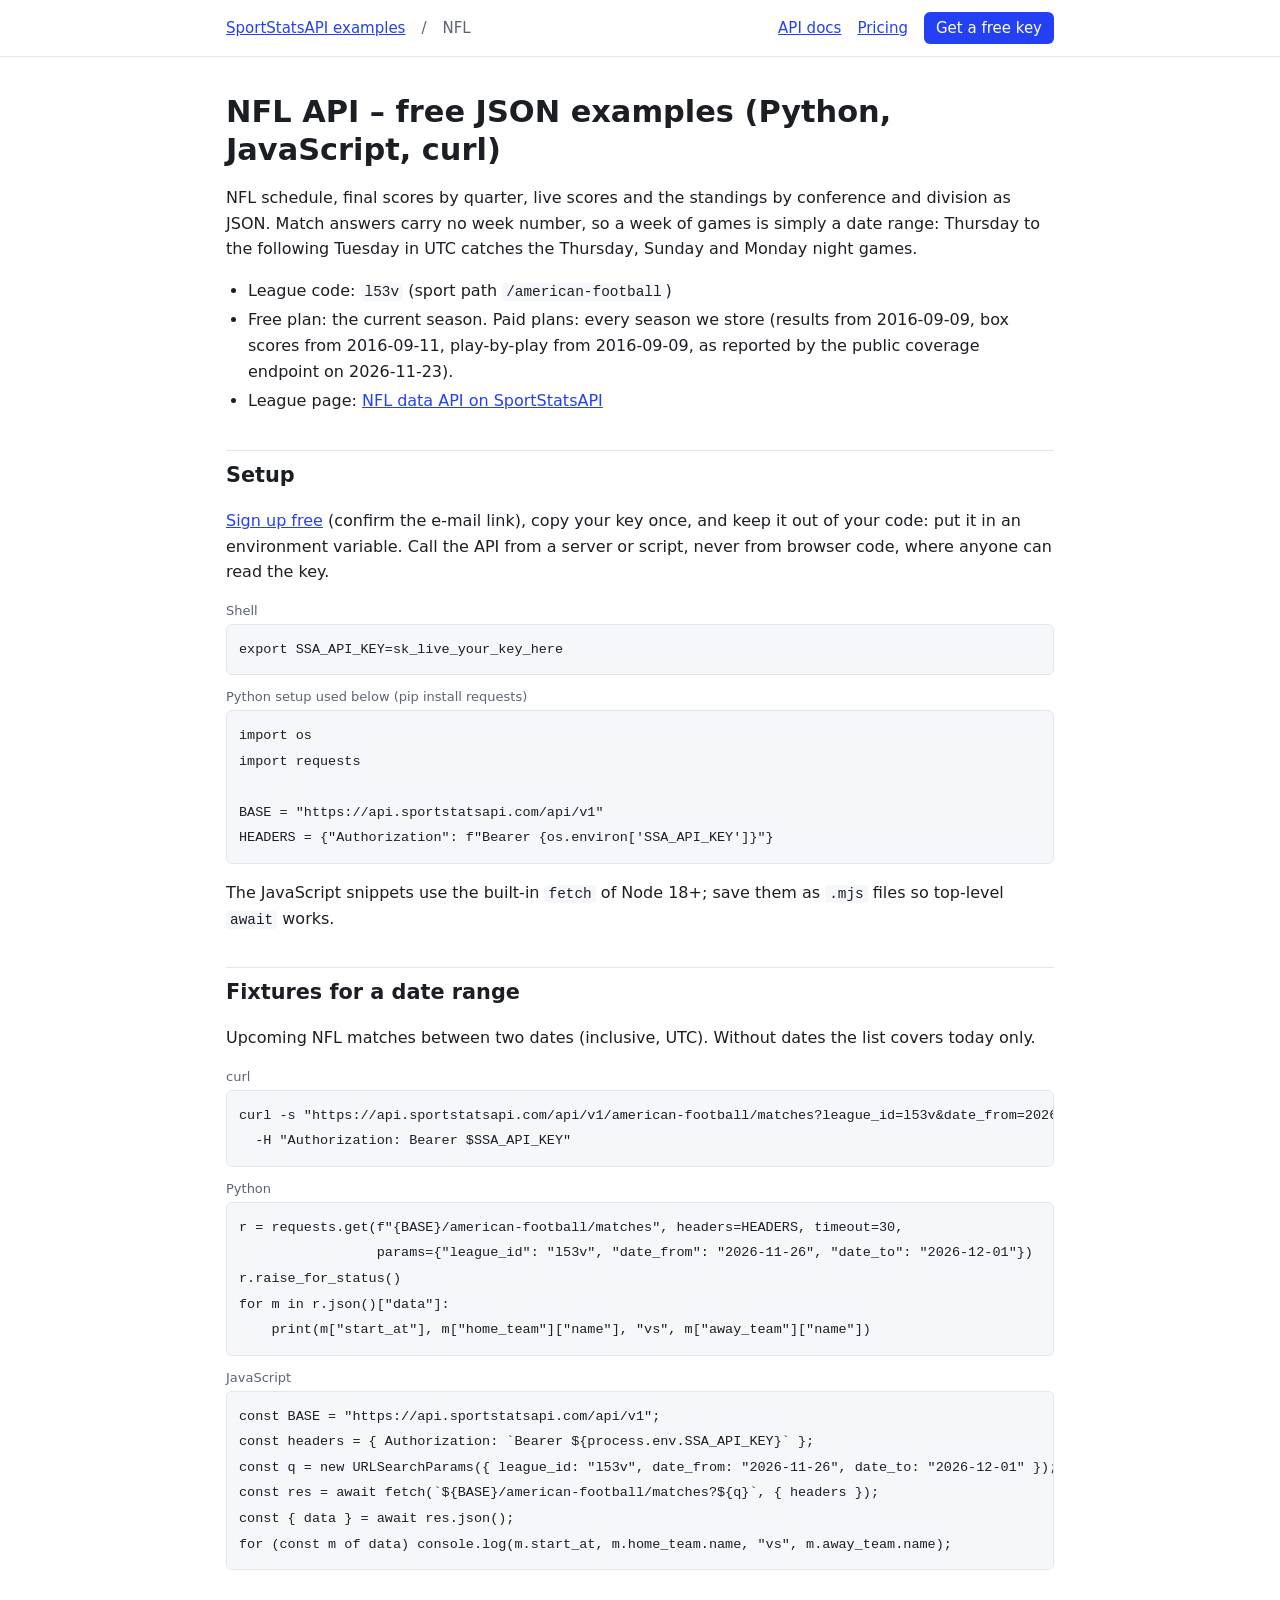
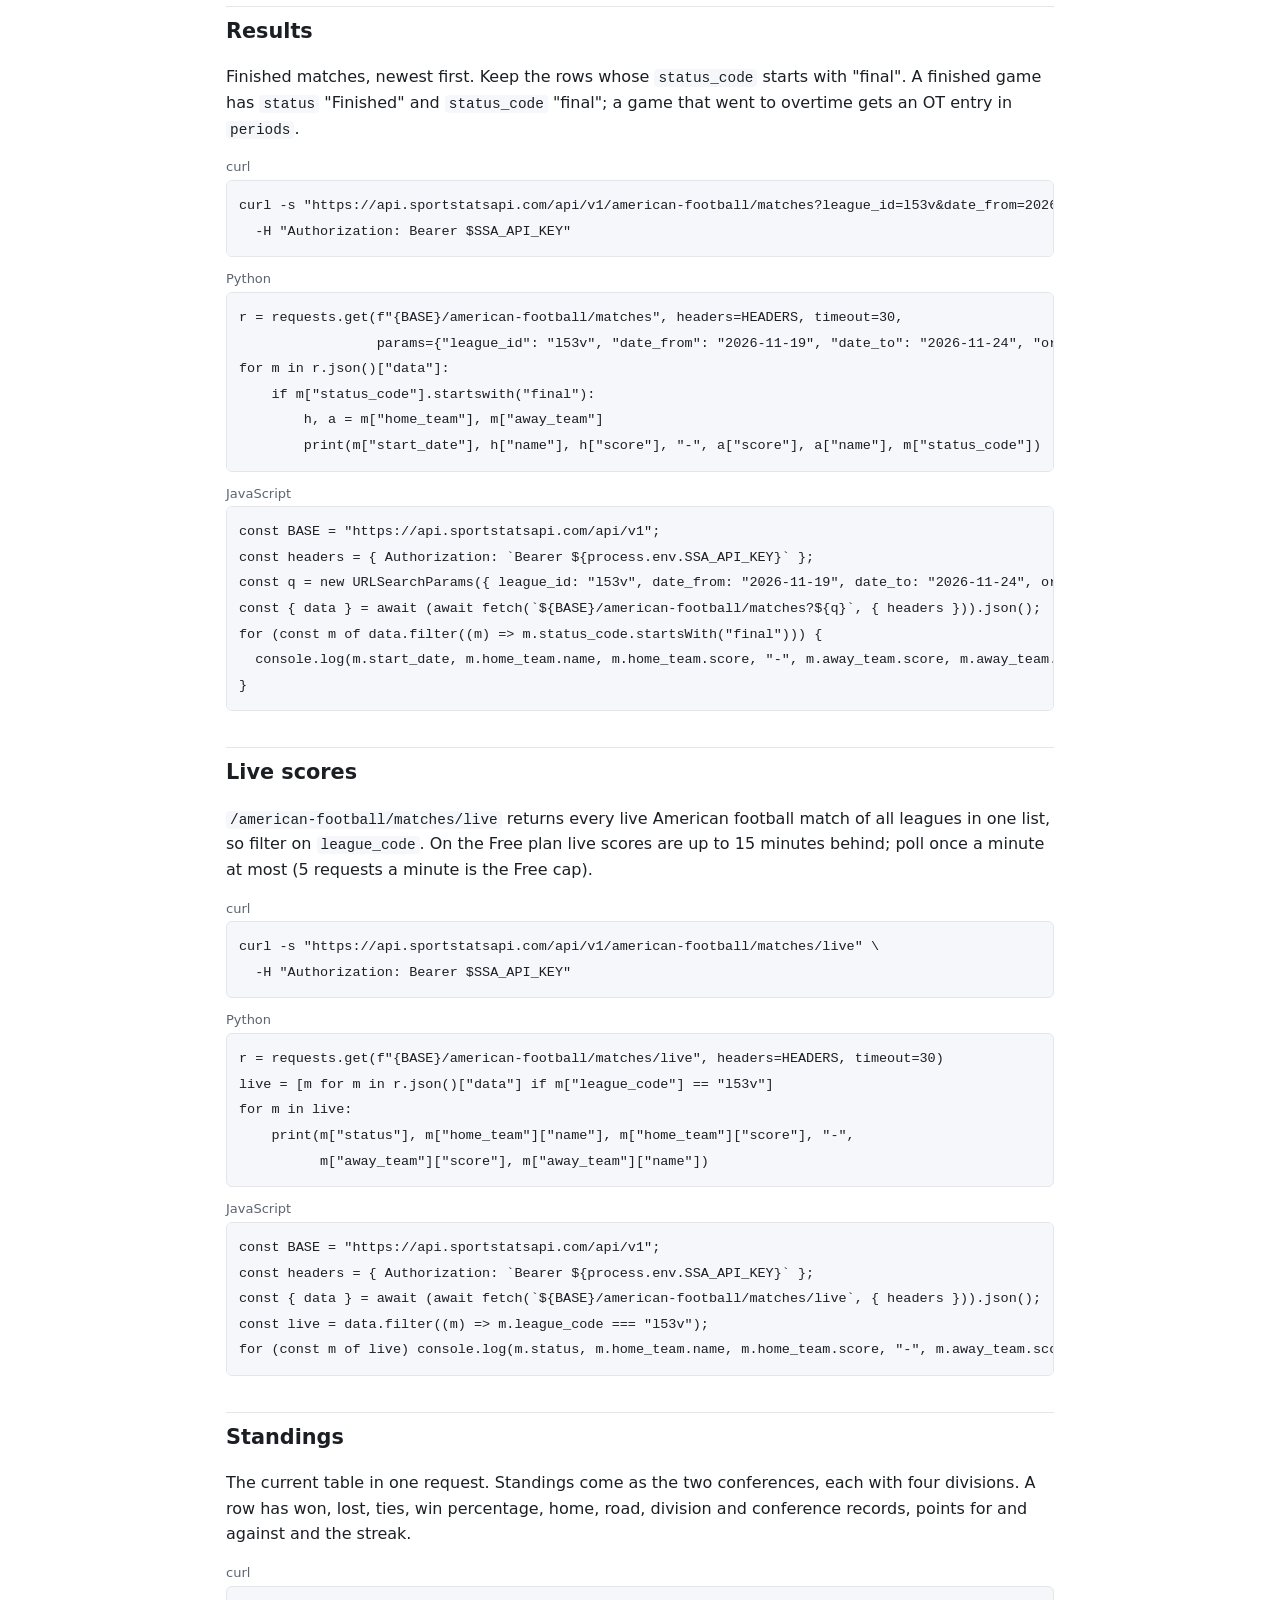
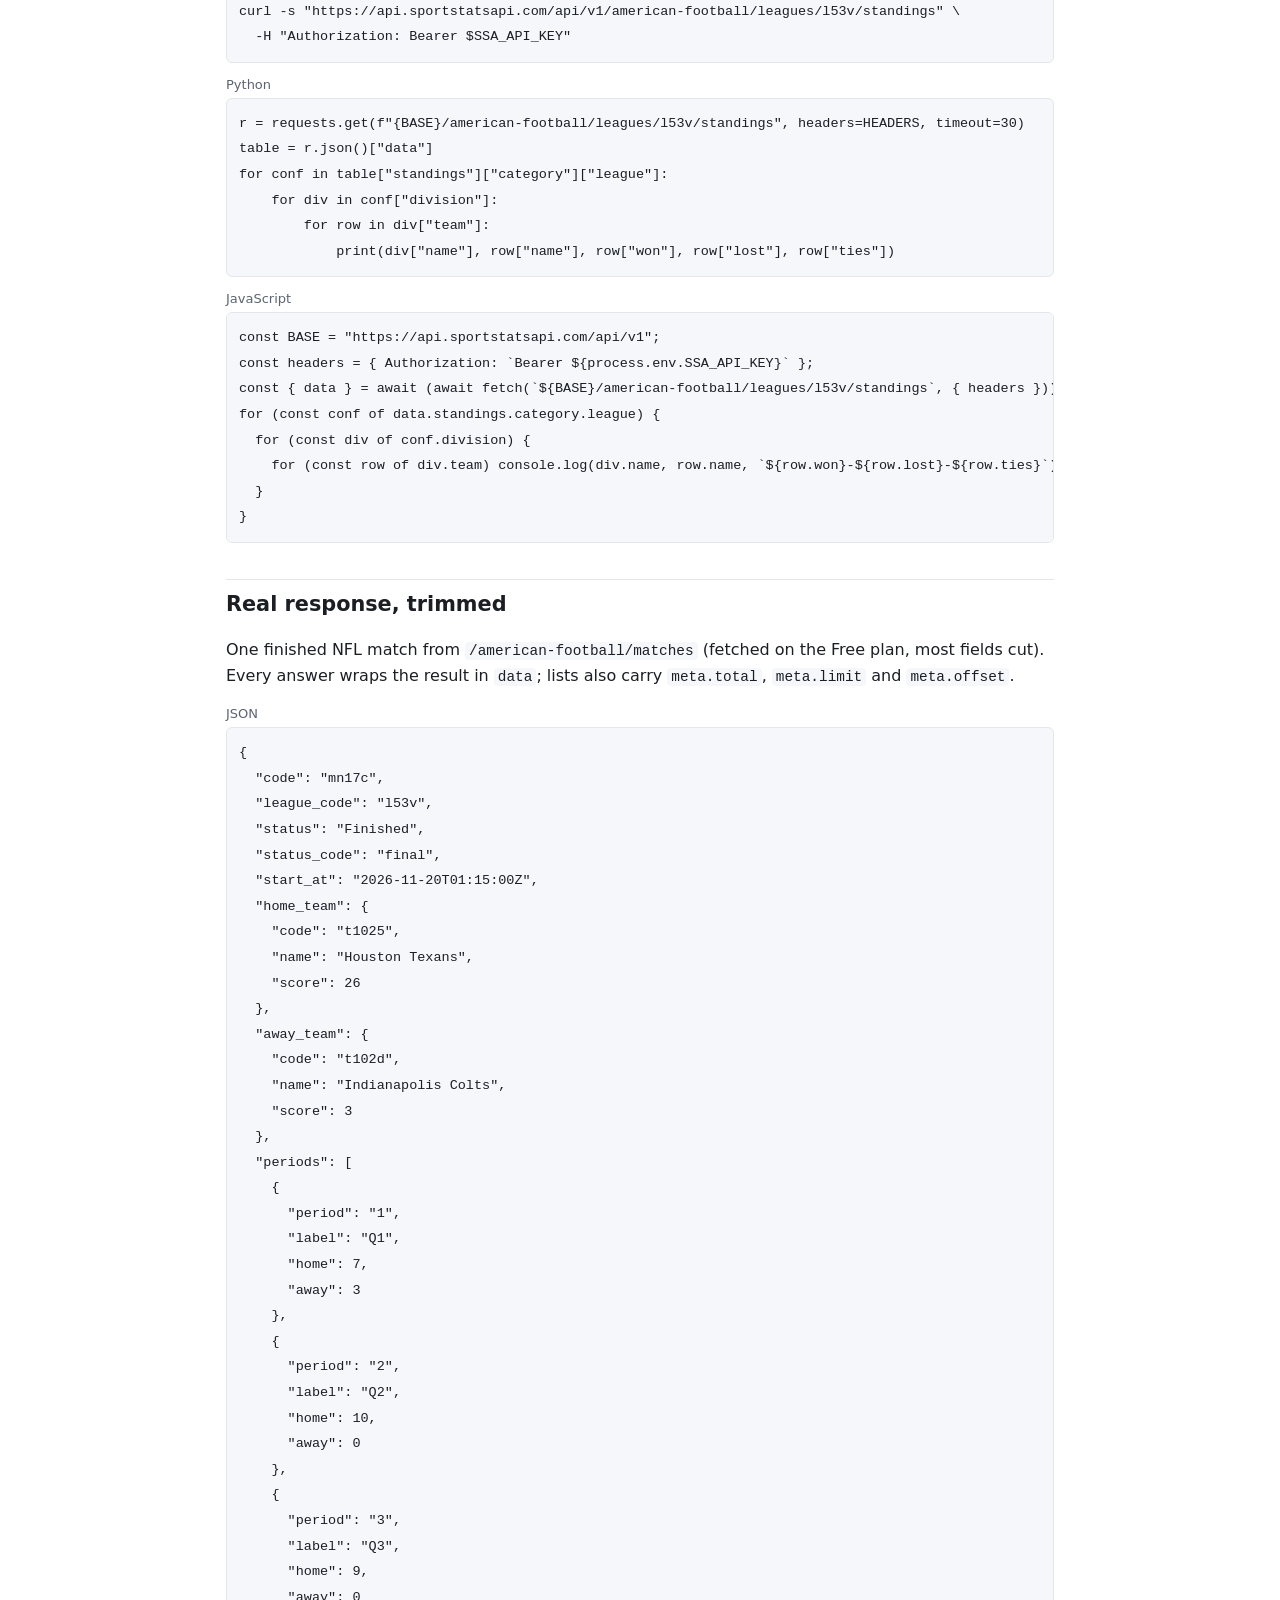
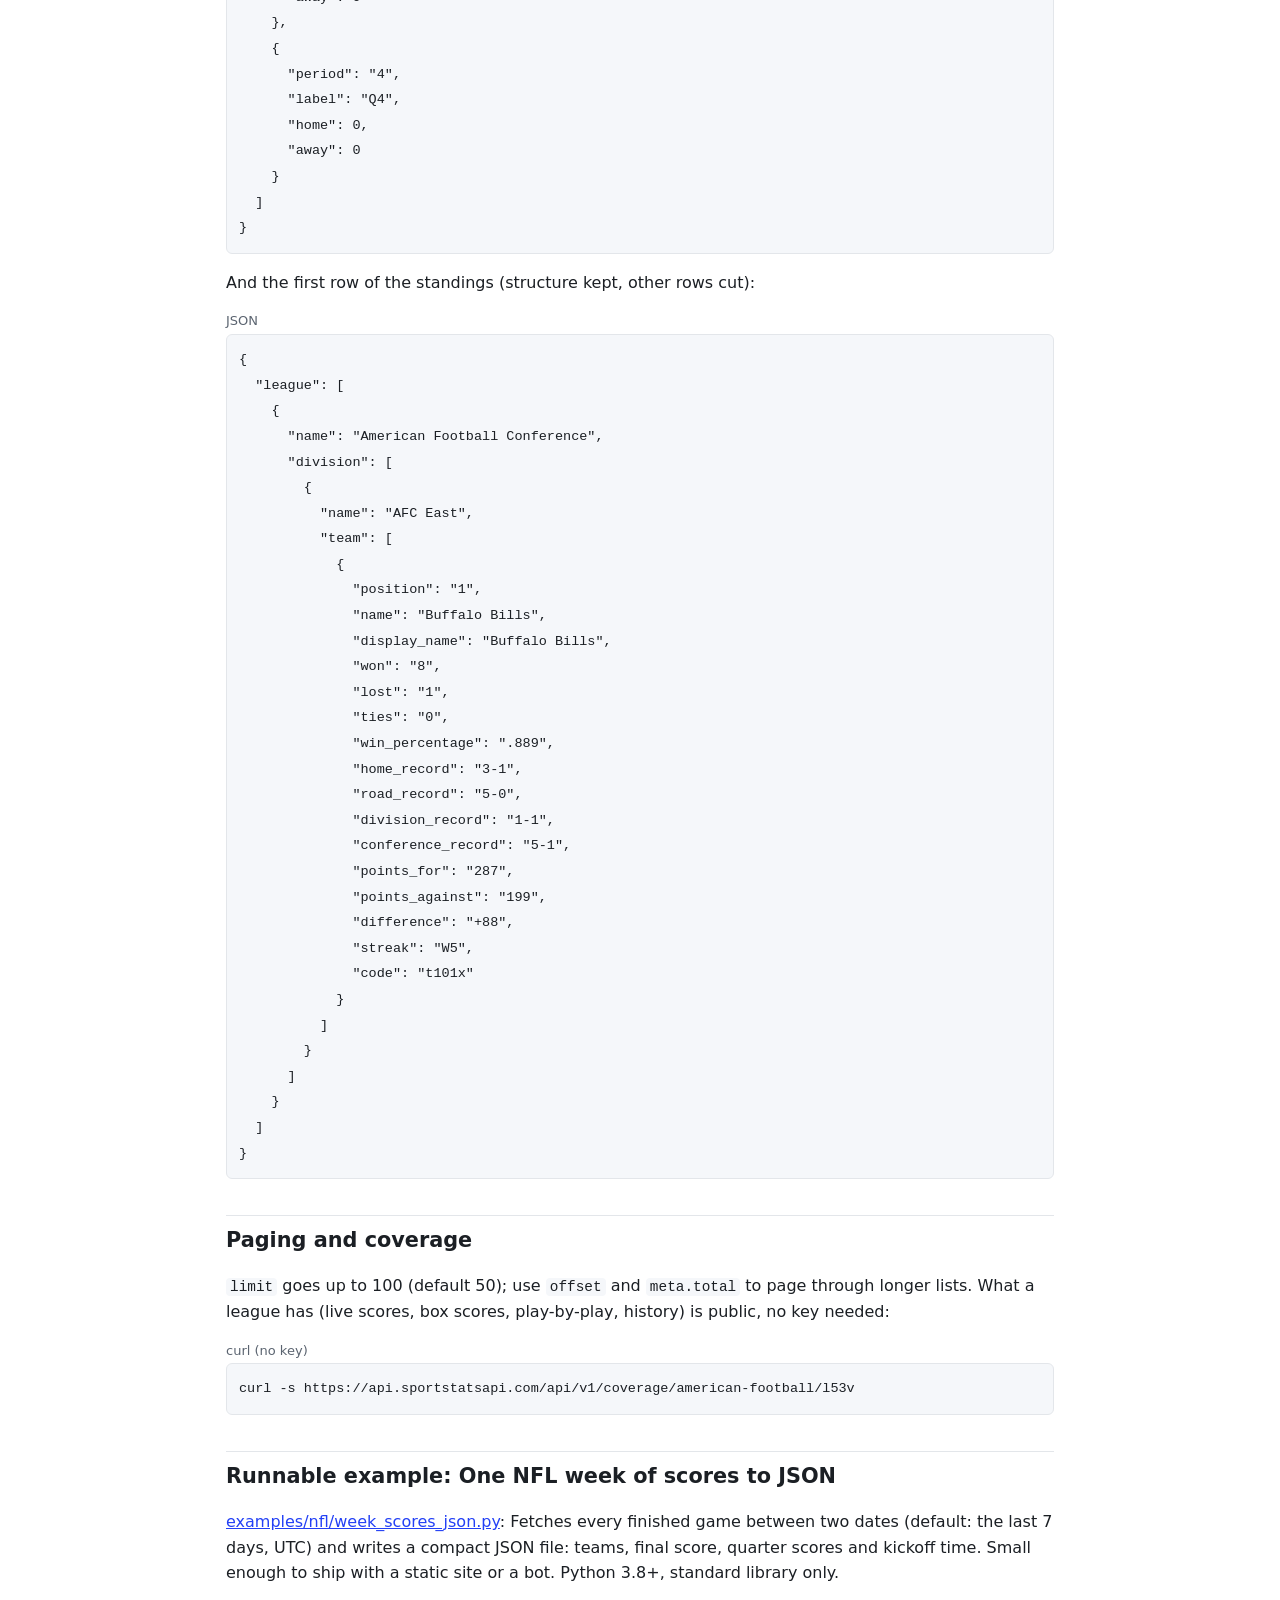
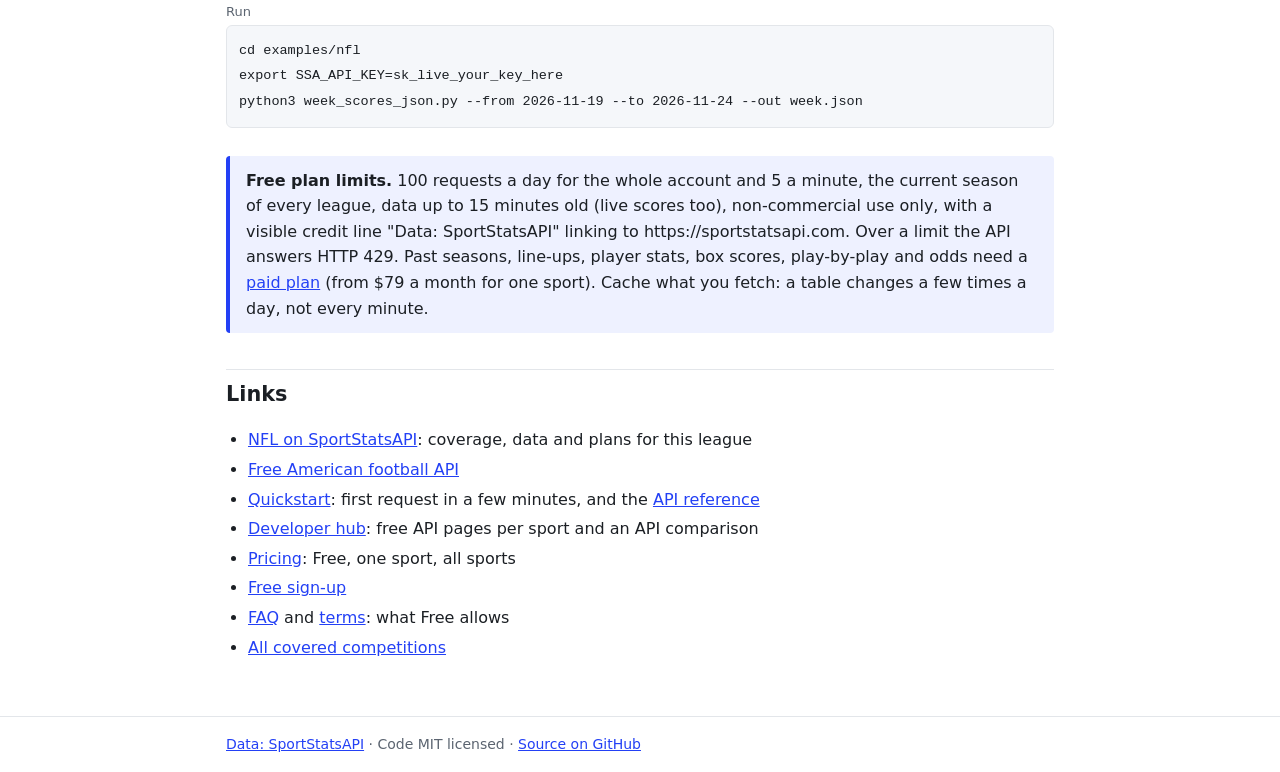
<file: docs/nfl/index.html>
<!doctype html>
<html lang="en">
<head>
<meta charset="utf-8">
<meta name="viewport" content="width=device-width, initial-scale=1">
<meta name="google-site-verification" content="--YC6oyD16P7J92EvIpuj-CJdCvzZuZTfFQwmcQNudo">
<title>NFL API – free JSON examples (Python, JavaScript, curl)</title>
<meta name="description" content="NFL (USA) API examples: fixtures, results, live scores and standings as JSON with curl, Python and JavaScript, league code l53v, plus a runnable script. Free key.">
<link rel="canonical" href="https://ownthegame.github.io/sportstatsapi-examples/nfl/">
<meta property="og:type" content="article">
<meta property="og:site_name" content="SportStatsAPI examples">
<meta property="og:title" content="NFL API – free JSON examples (Python, JavaScript, curl)">
<meta property="og:description" content="NFL (USA) API examples: fixtures, results, live scores and standings as JSON with curl, Python and JavaScript, league code l53v, plus a runnable script. Free key.">
<meta property="og:url" content="https://ownthegame.github.io/sportstatsapi-examples/nfl/">
<meta name="twitter:card" content="summary">
<link rel="stylesheet" href="../style.css">
</head>
<body>
<header class="top"><nav><a href="../">SportStatsAPI examples</a><span>/</span><span>NFL</span><span class="sp"></span><a href="https://sportstatsapi.com/docs/api/">API docs</a><a href="https://sportstatsapi.com/pricing/">Pricing</a><a class="btn" href="https://account.sportstatsapi.com/signup">Get a free key</a></nav></header>
<main>
<h1>NFL API – free JSON examples (Python, JavaScript, curl)</h1>
<p>NFL schedule, final scores by quarter, live scores and the standings by conference and division as JSON. Match answers carry no week number, so a week of games is simply a date range: Thursday to the following Tuesday in UTC catches the Thursday, Sunday and Monday night games.</p>
<ul><li>League code: <code>l53v</code> (sport path <code>/american-football</code>)</li><li>Free plan: the current season. Paid plans: every season we store (results from 2016-09-09, box scores from 2016-09-11, play-by-play from 2016-09-09, as reported by the public coverage endpoint on 2026-11-23).</li><li>League page: <a href="https://sportstatsapi.com/coverage/american-football/usa/nfl/">NFL data API on SportStatsAPI</a></li></ul>
<h2 id="setup">Setup</h2>
<p><a href="https://account.sportstatsapi.com/signup">Sign up free</a> (confirm the e-mail link), copy your key once, and keep it out of your code: put it in an environment variable. Call the API from a server or script, never from browser code, where anyone can read the key.</p>
<figure class="code"><figcaption>Shell</figcaption><pre><code class="language-bash">export SSA_API_KEY=sk_live_your_key_here</code></pre></figure>
<figure class="code"><figcaption>Python setup used below (pip install requests)</figcaption><pre><code class="language-python">import os
import requests

BASE = &quot;https://api.sportstatsapi.com/api/v1&quot;
HEADERS = {&quot;Authorization&quot;: f&quot;Bearer {os.environ[&#x27;SSA_API_KEY&#x27;]}&quot;}</code></pre></figure>
<p>The JavaScript snippets use the built-in <code>fetch</code> of Node 18+; save them as <code>.mjs</code> files so top-level <code>await</code> works.</p>
<h2 id="fixtures-for-a-date-range">Fixtures for a date range</h2>
<p>Upcoming NFL matches between two dates (inclusive, UTC). Without dates the list covers today only.</p>
<figure class="code"><figcaption>curl</figcaption><pre><code class="language-bash">curl -s &quot;https://api.sportstatsapi.com/api/v1/american-football/matches?league_id=l53v&amp;date_from=2026-11-26&amp;date_to=2026-12-01&quot; \
  -H &quot;Authorization: Bearer $SSA_API_KEY&quot;</code></pre></figure>
<figure class="code"><figcaption>Python</figcaption><pre><code class="language-python">r = requests.get(f&quot;{BASE}/american-football/matches&quot;, headers=HEADERS, timeout=30,
                 params={&quot;league_id&quot;: &quot;l53v&quot;, &quot;date_from&quot;: &quot;2026-11-26&quot;, &quot;date_to&quot;: &quot;2026-12-01&quot;})
r.raise_for_status()
for m in r.json()[&quot;data&quot;]:
    print(m[&quot;start_at&quot;], m[&quot;home_team&quot;][&quot;name&quot;], &quot;vs&quot;, m[&quot;away_team&quot;][&quot;name&quot;])</code></pre></figure>
<figure class="code"><figcaption>JavaScript</figcaption><pre><code class="language-javascript">const BASE = &quot;https://api.sportstatsapi.com/api/v1&quot;;
const headers = { Authorization: `Bearer ${process.env.SSA_API_KEY}` };
const q = new URLSearchParams({ league_id: &quot;l53v&quot;, date_from: &quot;2026-11-26&quot;, date_to: &quot;2026-12-01&quot; });
const res = await fetch(`${BASE}/american-football/matches?${q}`, { headers });
const { data } = await res.json();
for (const m of data) console.log(m.start_at, m.home_team.name, &quot;vs&quot;, m.away_team.name);</code></pre></figure>
<h2 id="results">Results</h2>
<p>Finished matches, newest first. Keep the rows whose <code>status_code</code> starts with "final". A finished game has <code>status</code> "Finished" and <code>status_code</code> "final"; a game that went to overtime gets an OT entry in <code>periods</code>.</p>
<figure class="code"><figcaption>curl</figcaption><pre><code class="language-bash">curl -s &quot;https://api.sportstatsapi.com/api/v1/american-football/matches?league_id=l53v&amp;date_from=2026-11-19&amp;date_to=2026-11-24&amp;order=desc&quot; \
  -H &quot;Authorization: Bearer $SSA_API_KEY&quot;</code></pre></figure>
<figure class="code"><figcaption>Python</figcaption><pre><code class="language-python">r = requests.get(f&quot;{BASE}/american-football/matches&quot;, headers=HEADERS, timeout=30,
                 params={&quot;league_id&quot;: &quot;l53v&quot;, &quot;date_from&quot;: &quot;2026-11-19&quot;, &quot;date_to&quot;: &quot;2026-11-24&quot;, &quot;order&quot;: &quot;desc&quot;})
for m in r.json()[&quot;data&quot;]:
    if m[&quot;status_code&quot;].startswith(&quot;final&quot;):
        h, a = m[&quot;home_team&quot;], m[&quot;away_team&quot;]
        print(m[&quot;start_date&quot;], h[&quot;name&quot;], h[&quot;score&quot;], &quot;-&quot;, a[&quot;score&quot;], a[&quot;name&quot;], m[&quot;status_code&quot;])</code></pre></figure>
<figure class="code"><figcaption>JavaScript</figcaption><pre><code class="language-javascript">const BASE = &quot;https://api.sportstatsapi.com/api/v1&quot;;
const headers = { Authorization: `Bearer ${process.env.SSA_API_KEY}` };
const q = new URLSearchParams({ league_id: &quot;l53v&quot;, date_from: &quot;2026-11-19&quot;, date_to: &quot;2026-11-24&quot;, order: &quot;desc&quot; });
const { data } = await (await fetch(`${BASE}/american-football/matches?${q}`, { headers })).json();
for (const m of data.filter((m) =&gt; m.status_code.startsWith(&quot;final&quot;))) {
  console.log(m.start_date, m.home_team.name, m.home_team.score, &quot;-&quot;, m.away_team.score, m.away_team.name);
}</code></pre></figure>
<h2 id="live-scores">Live scores</h2>
<p><code>/american-football/matches/live</code> returns every live American football match of all leagues in one list, so filter on <code>league_code</code>. On the Free plan live scores are up to 15 minutes behind; poll once a minute at most (5 requests a minute is the Free cap).</p>
<figure class="code"><figcaption>curl</figcaption><pre><code class="language-bash">curl -s &quot;https://api.sportstatsapi.com/api/v1/american-football/matches/live&quot; \
  -H &quot;Authorization: Bearer $SSA_API_KEY&quot;</code></pre></figure>
<figure class="code"><figcaption>Python</figcaption><pre><code class="language-python">r = requests.get(f&quot;{BASE}/american-football/matches/live&quot;, headers=HEADERS, timeout=30)
live = [m for m in r.json()[&quot;data&quot;] if m[&quot;league_code&quot;] == &quot;l53v&quot;]
for m in live:
    print(m[&quot;status&quot;], m[&quot;home_team&quot;][&quot;name&quot;], m[&quot;home_team&quot;][&quot;score&quot;], &quot;-&quot;,
          m[&quot;away_team&quot;][&quot;score&quot;], m[&quot;away_team&quot;][&quot;name&quot;])</code></pre></figure>
<figure class="code"><figcaption>JavaScript</figcaption><pre><code class="language-javascript">const BASE = &quot;https://api.sportstatsapi.com/api/v1&quot;;
const headers = { Authorization: `Bearer ${process.env.SSA_API_KEY}` };
const { data } = await (await fetch(`${BASE}/american-football/matches/live`, { headers })).json();
const live = data.filter((m) =&gt; m.league_code === &quot;l53v&quot;);
for (const m of live) console.log(m.status, m.home_team.name, m.home_team.score, &quot;-&quot;, m.away_team.score, m.away_team.name);</code></pre></figure>
<h2 id="standings">Standings</h2>
<p>The current table in one request. Standings come as the two conferences, each with four divisions. A row has won, lost, ties, win percentage, home, road, division and conference records, points for and against and the streak.</p>
<figure class="code"><figcaption>curl</figcaption><pre><code class="language-bash">curl -s &quot;https://api.sportstatsapi.com/api/v1/american-football/leagues/l53v/standings&quot; \
  -H &quot;Authorization: Bearer $SSA_API_KEY&quot;</code></pre></figure>
<figure class="code"><figcaption>Python</figcaption><pre><code class="language-python">r = requests.get(f&quot;{BASE}/american-football/leagues/l53v/standings&quot;, headers=HEADERS, timeout=30)
table = r.json()[&quot;data&quot;]
for conf in table[&quot;standings&quot;][&quot;category&quot;][&quot;league&quot;]:
    for div in conf[&quot;division&quot;]:
        for row in div[&quot;team&quot;]:
            print(div[&quot;name&quot;], row[&quot;name&quot;], row[&quot;won&quot;], row[&quot;lost&quot;], row[&quot;ties&quot;])</code></pre></figure>
<figure class="code"><figcaption>JavaScript</figcaption><pre><code class="language-javascript">const BASE = &quot;https://api.sportstatsapi.com/api/v1&quot;;
const headers = { Authorization: `Bearer ${process.env.SSA_API_KEY}` };
const { data } = await (await fetch(`${BASE}/american-football/leagues/l53v/standings`, { headers })).json();
for (const conf of data.standings.category.league) {
  for (const div of conf.division) {
    for (const row of div.team) console.log(div.name, row.name, `${row.won}-${row.lost}-${row.ties}`);
  }
}</code></pre></figure>
<h2 id="real-response-trimmed">Real response, trimmed</h2>
<p>One finished NFL match from <code>/american-football/matches</code> (fetched on the Free plan, most fields cut). Every answer wraps the result in <code>data</code>; lists also carry <code>meta.total</code>, <code>meta.limit</code> and <code>meta.offset</code>.</p>
<figure class="code"><figcaption>JSON</figcaption><pre><code class="language-json">{
  &quot;code&quot;: &quot;mn17c&quot;,
  &quot;league_code&quot;: &quot;l53v&quot;,
  &quot;status&quot;: &quot;Finished&quot;,
  &quot;status_code&quot;: &quot;final&quot;,
  &quot;start_at&quot;: &quot;2026-11-20T01:15:00Z&quot;,
  &quot;home_team&quot;: {
    &quot;code&quot;: &quot;t1025&quot;,
    &quot;name&quot;: &quot;Houston Texans&quot;,
    &quot;score&quot;: 26
  },
  &quot;away_team&quot;: {
    &quot;code&quot;: &quot;t102d&quot;,
    &quot;name&quot;: &quot;Indianapolis Colts&quot;,
    &quot;score&quot;: 3
  },
  &quot;periods&quot;: [
    {
      &quot;period&quot;: &quot;1&quot;,
      &quot;label&quot;: &quot;Q1&quot;,
      &quot;home&quot;: 7,
      &quot;away&quot;: 3
    },
    {
      &quot;period&quot;: &quot;2&quot;,
      &quot;label&quot;: &quot;Q2&quot;,
      &quot;home&quot;: 10,
      &quot;away&quot;: 0
    },
    {
      &quot;period&quot;: &quot;3&quot;,
      &quot;label&quot;: &quot;Q3&quot;,
      &quot;home&quot;: 9,
      &quot;away&quot;: 0
    },
    {
      &quot;period&quot;: &quot;4&quot;,
      &quot;label&quot;: &quot;Q4&quot;,
      &quot;home&quot;: 0,
      &quot;away&quot;: 0
    }
  ]
}</code></pre></figure>
<p>And the first row of the standings (structure kept, other rows cut):</p>
<figure class="code"><figcaption>JSON</figcaption><pre><code class="language-json">{
  &quot;league&quot;: [
    {
      &quot;name&quot;: &quot;American Football Conference&quot;,
      &quot;division&quot;: [
        {
          &quot;name&quot;: &quot;AFC East&quot;,
          &quot;team&quot;: [
            {
              &quot;position&quot;: &quot;1&quot;,
              &quot;name&quot;: &quot;Buffalo Bills&quot;,
              &quot;display_name&quot;: &quot;Buffalo Bills&quot;,
              &quot;won&quot;: &quot;8&quot;,
              &quot;lost&quot;: &quot;1&quot;,
              &quot;ties&quot;: &quot;0&quot;,
              &quot;win_percentage&quot;: &quot;.889&quot;,
              &quot;home_record&quot;: &quot;3-1&quot;,
              &quot;road_record&quot;: &quot;5-0&quot;,
              &quot;division_record&quot;: &quot;1-1&quot;,
              &quot;conference_record&quot;: &quot;5-1&quot;,
              &quot;points_for&quot;: &quot;287&quot;,
              &quot;points_against&quot;: &quot;199&quot;,
              &quot;difference&quot;: &quot;+88&quot;,
              &quot;streak&quot;: &quot;W5&quot;,
              &quot;code&quot;: &quot;t101x&quot;
            }
          ]
        }
      ]
    }
  ]
}</code></pre></figure>
<h2 id="paging-and-coverage">Paging and coverage</h2>
<p><code>limit</code> goes up to 100 (default 50); use <code>offset</code> and <code>meta.total</code> to page through longer lists. What a league has (live scores, box scores, play-by-play, history) is public, no key needed:</p>
<figure class="code"><figcaption>curl (no key)</figcaption><pre><code class="language-bash">curl -s https://api.sportstatsapi.com/api/v1/coverage/american-football/l53v</code></pre></figure>
<h2 id="runnable-example-one-nfl-week-of-scores-to-json">Runnable example: One NFL week of scores to JSON</h2>
<p><a href="https://github.com/ownthegame/sportstatsapi-examples/blob/main/examples/nfl/week_scores_json.py">examples/nfl/week_scores_json.py</a>: Fetches every finished game between two dates (default: the last 7 days, UTC) and writes a compact JSON file: teams, final score, quarter scores and kickoff time. Small enough to ship with a static site or a bot. Python 3.8+, standard library only.</p>
<figure class="code"><figcaption>Run</figcaption><pre><code class="language-bash">cd examples/nfl
export SSA_API_KEY=sk_live_your_key_here
python3 week_scores_json.py --from 2026-11-19 --to 2026-11-24 --out week.json</code></pre></figure>
<aside class="tip"><strong>Free plan limits.</strong> 100 requests a day for the whole account and 5 a minute, the current season of every league, data up to 15 minutes old (live scores too), non-commercial use only, with a visible credit line "Data: SportStatsAPI" linking to https://sportstatsapi.com. Over a limit the API answers HTTP 429. Past seasons, line-ups, player stats, box scores, play-by-play and odds need a <a href="https://sportstatsapi.com/pricing/">paid plan</a> (from $79 a month for one sport). Cache what you fetch: a table changes a few times a day, not every minute.</aside>
<h2 id="links">Links</h2>
<ul><li><a href="https://sportstatsapi.com/coverage/american-football/usa/nfl/">NFL on SportStatsAPI</a>: coverage, data and plans for this league</li><li><a href="https://sportstatsapi.com/developers/free-american-football-api/">Free American football API</a></li><li><a href="https://sportstatsapi.com/docs/quickstart/">Quickstart</a>: first request in a few minutes, and the <a href="https://sportstatsapi.com/docs/api/">API reference</a></li><li><a href="https://sportstatsapi.com/developers/">Developer hub</a>: free API pages per sport and an API comparison</li><li><a href="https://sportstatsapi.com/pricing/">Pricing</a>: Free, one sport, all sports</li><li><a href="https://account.sportstatsapi.com/signup">Free sign-up</a></li><li><a href="https://sportstatsapi.com/faq/">FAQ</a> and <a href="https://sportstatsapi.com/legal/terms/">terms</a>: what Free allows</li><li><a href="https://sportstatsapi.com/coverage/">All covered competitions</a></li></ul>
</main>
<footer><p><a href="https://sportstatsapi.com/">Data: SportStatsAPI</a> · Code MIT licensed · <a href="https://github.com/ownthegame/sportstatsapi-examples">Source on GitHub</a></p></footer>
</body>
</html>
</file>
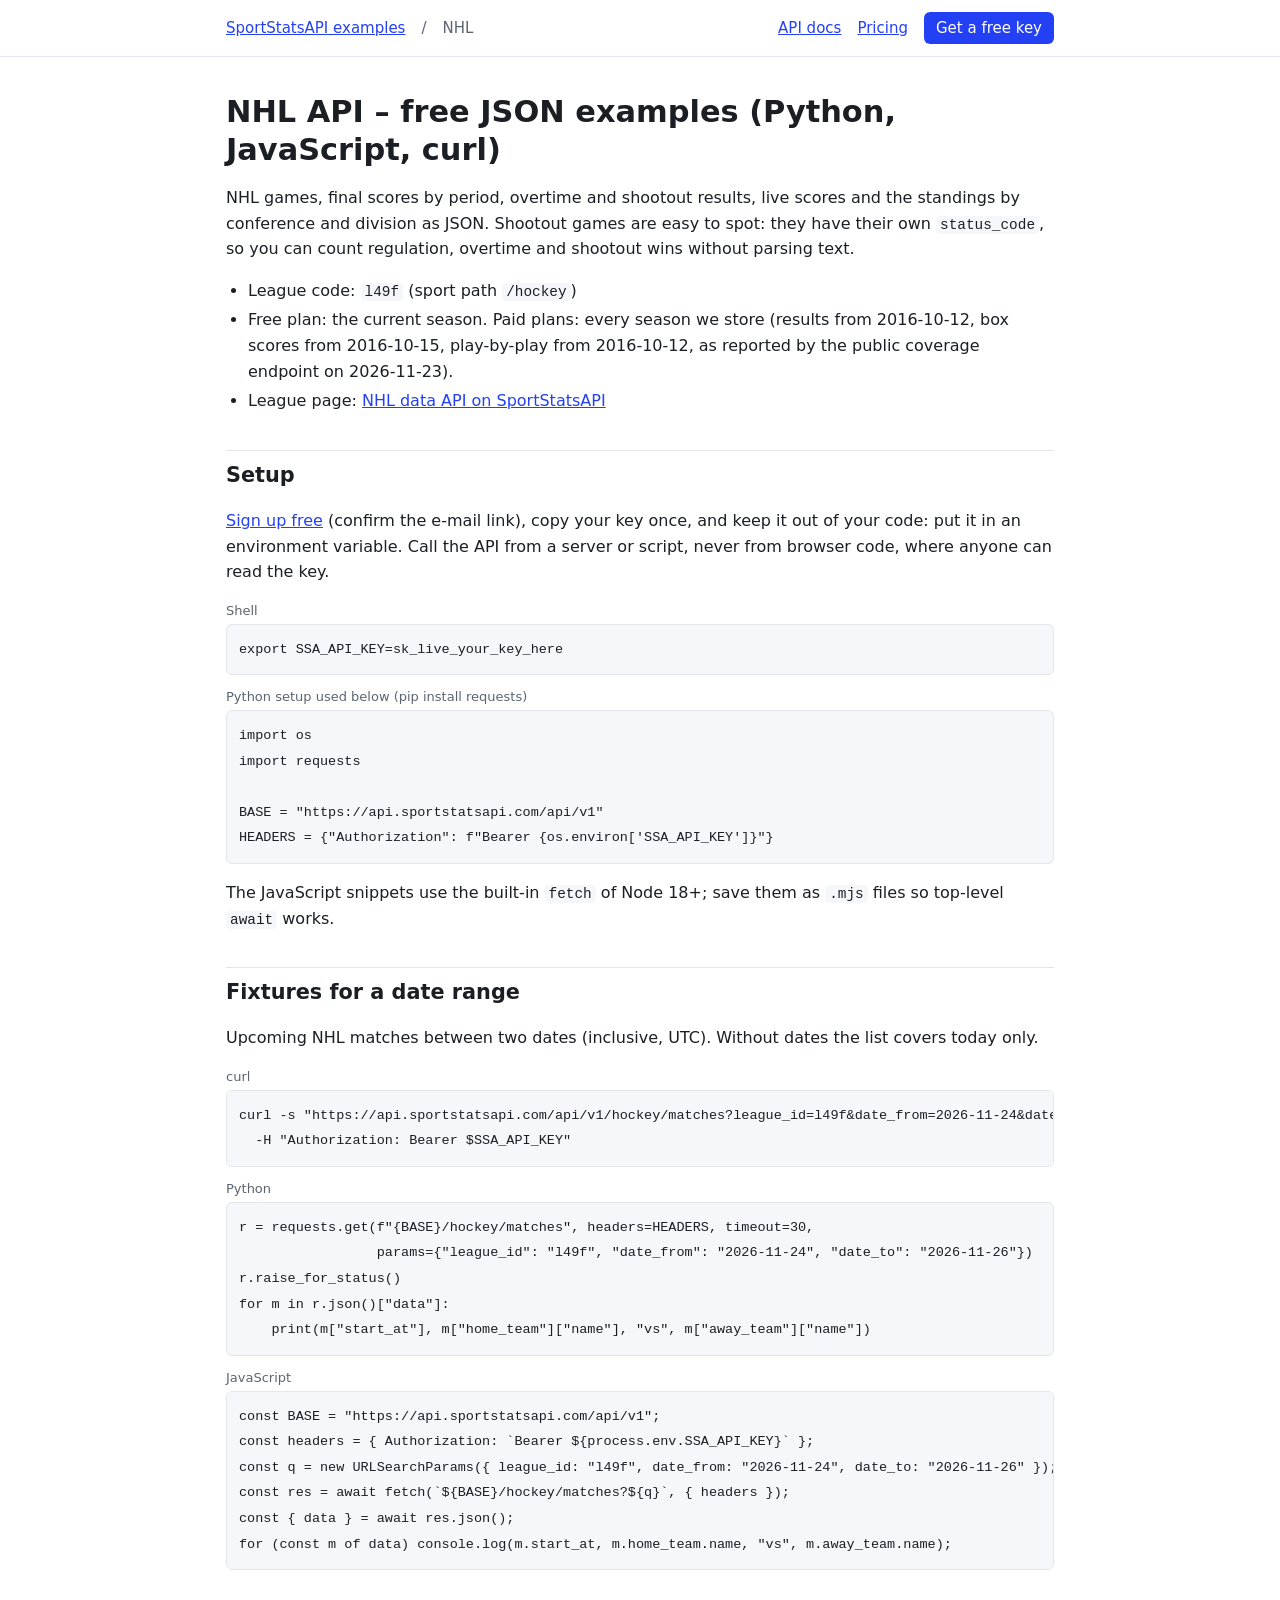
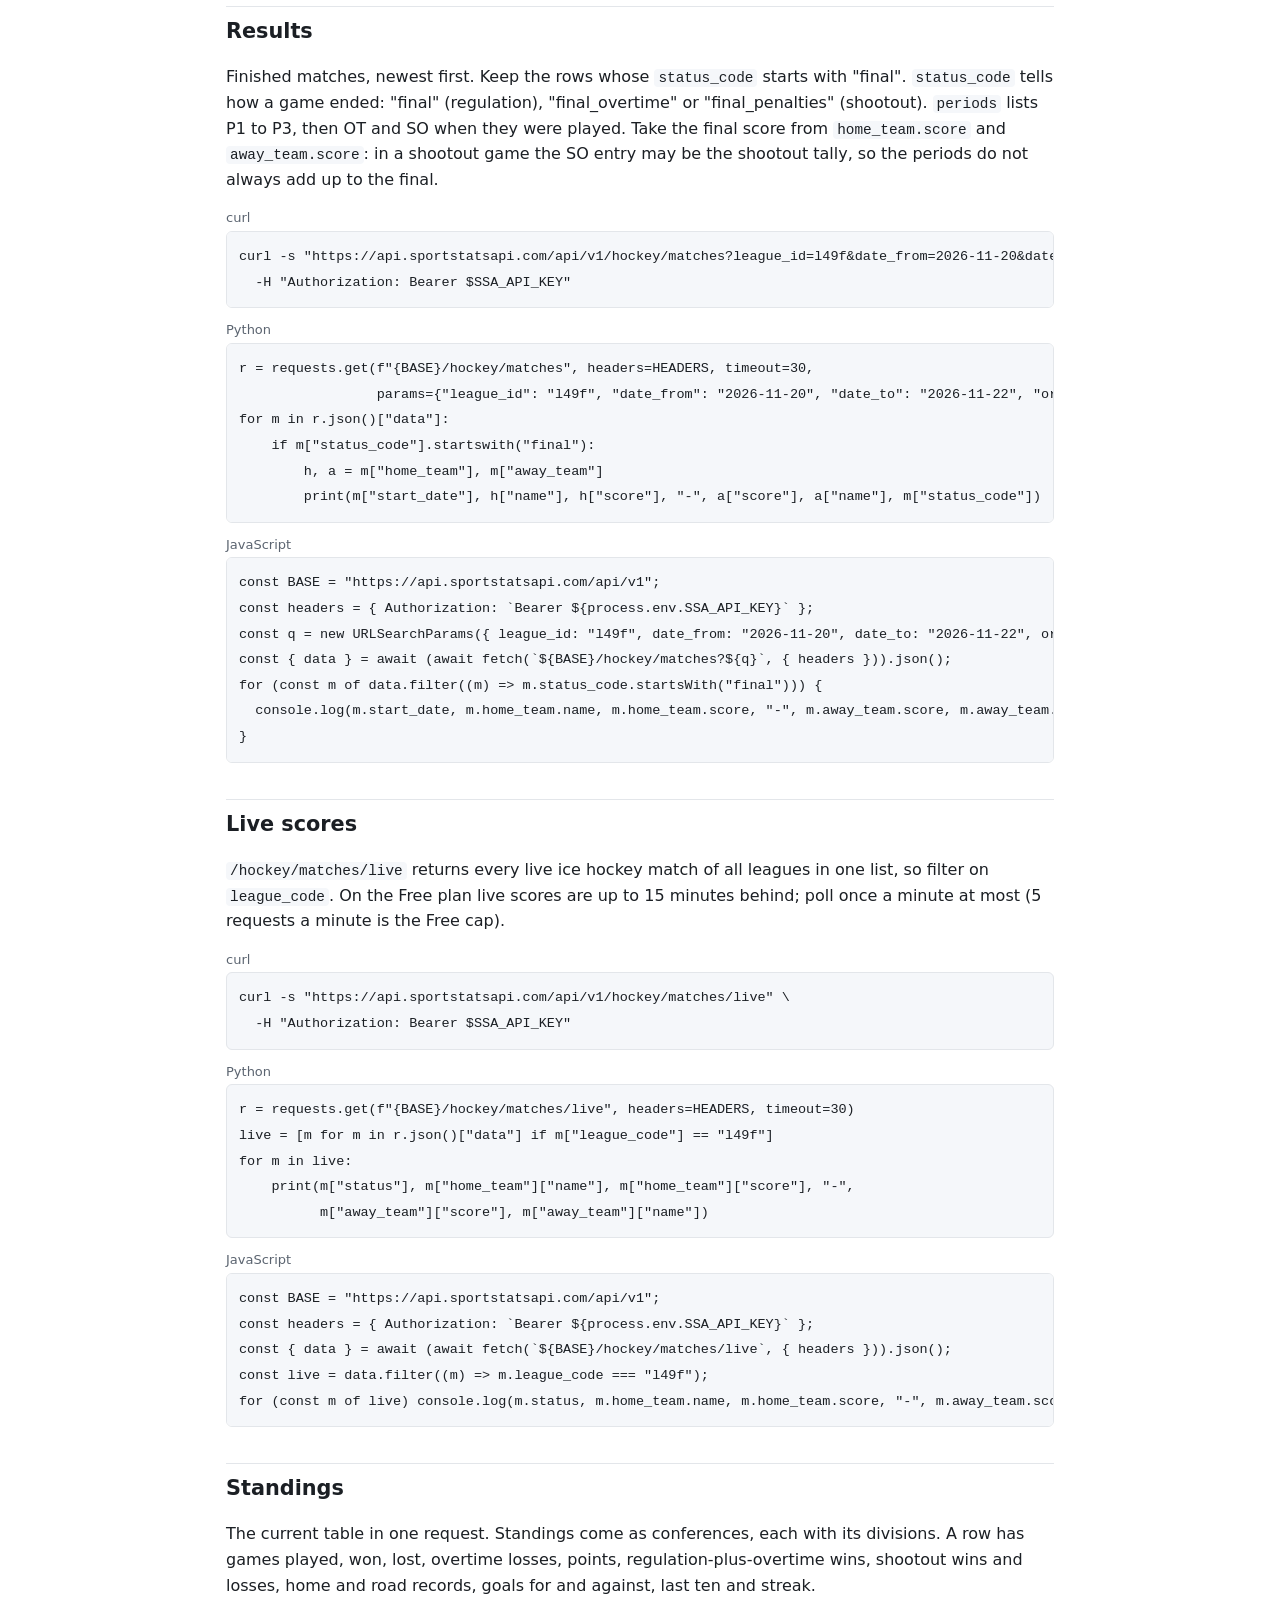
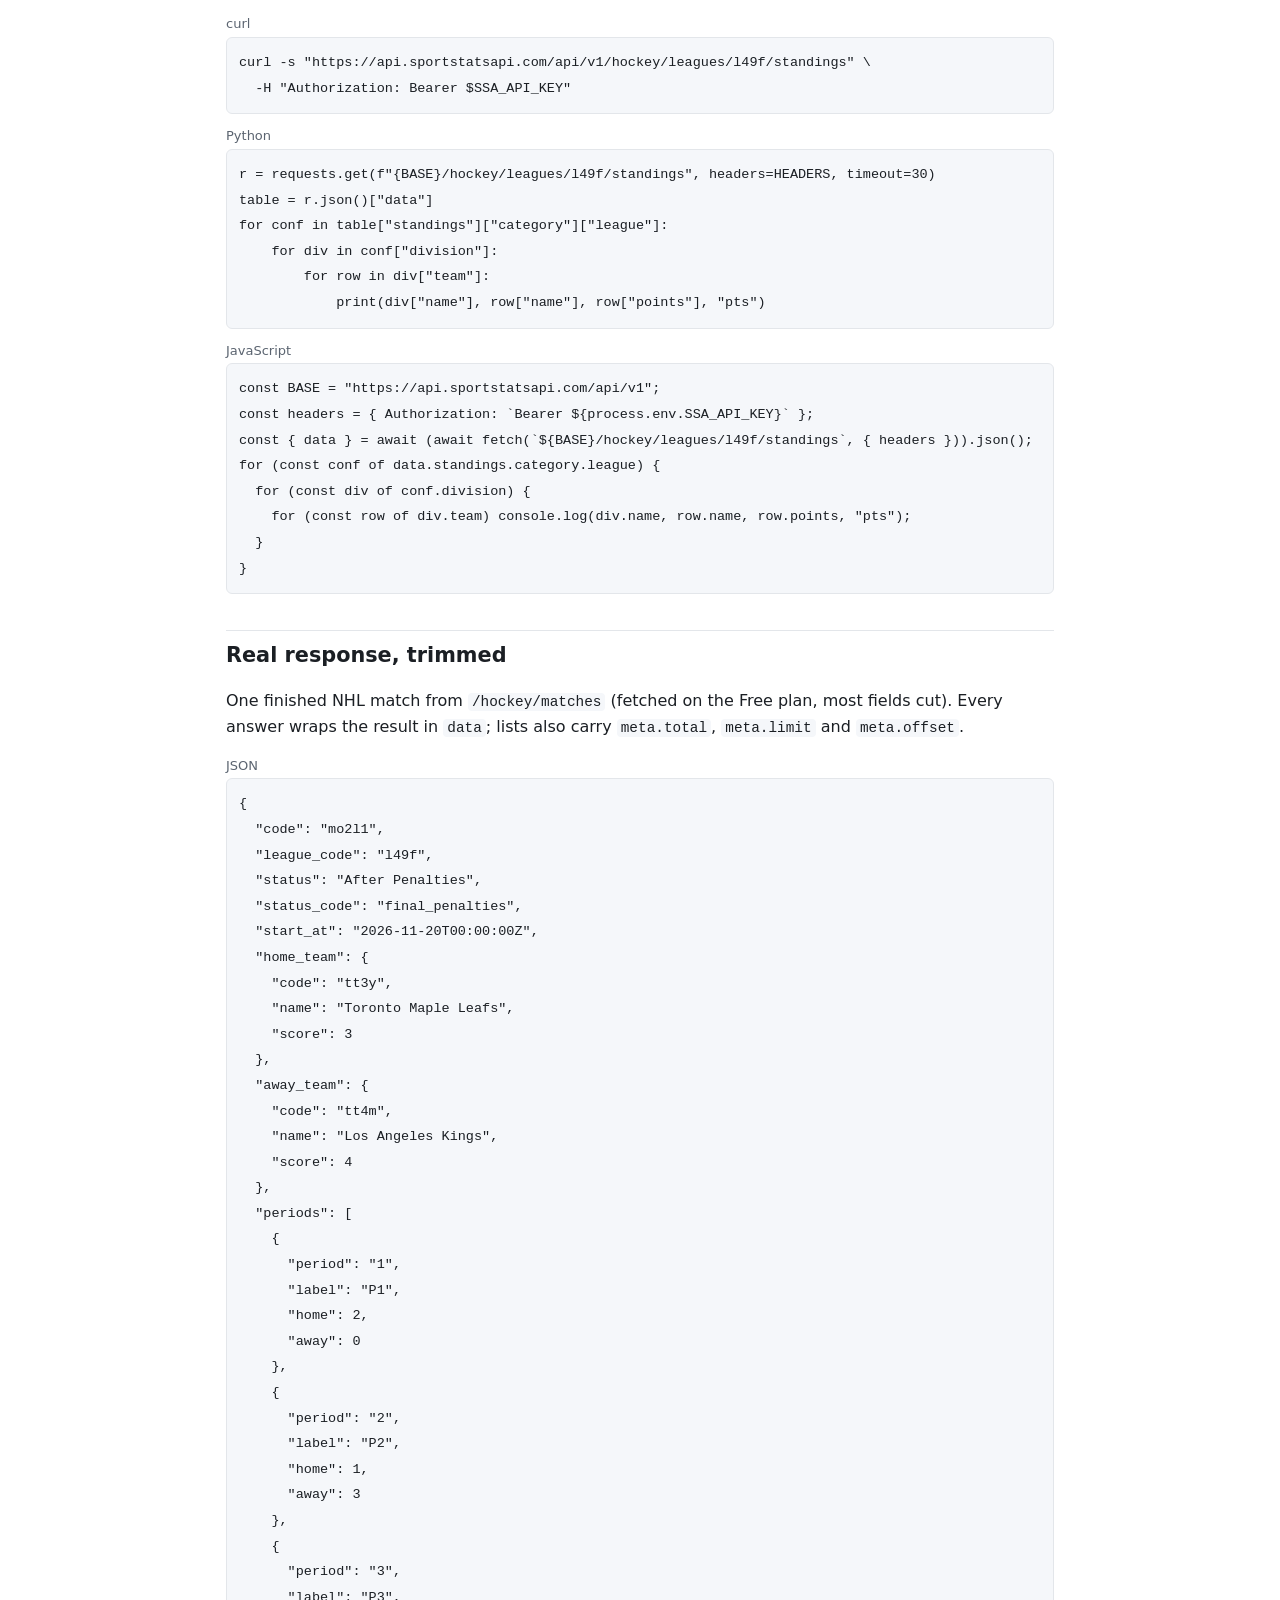
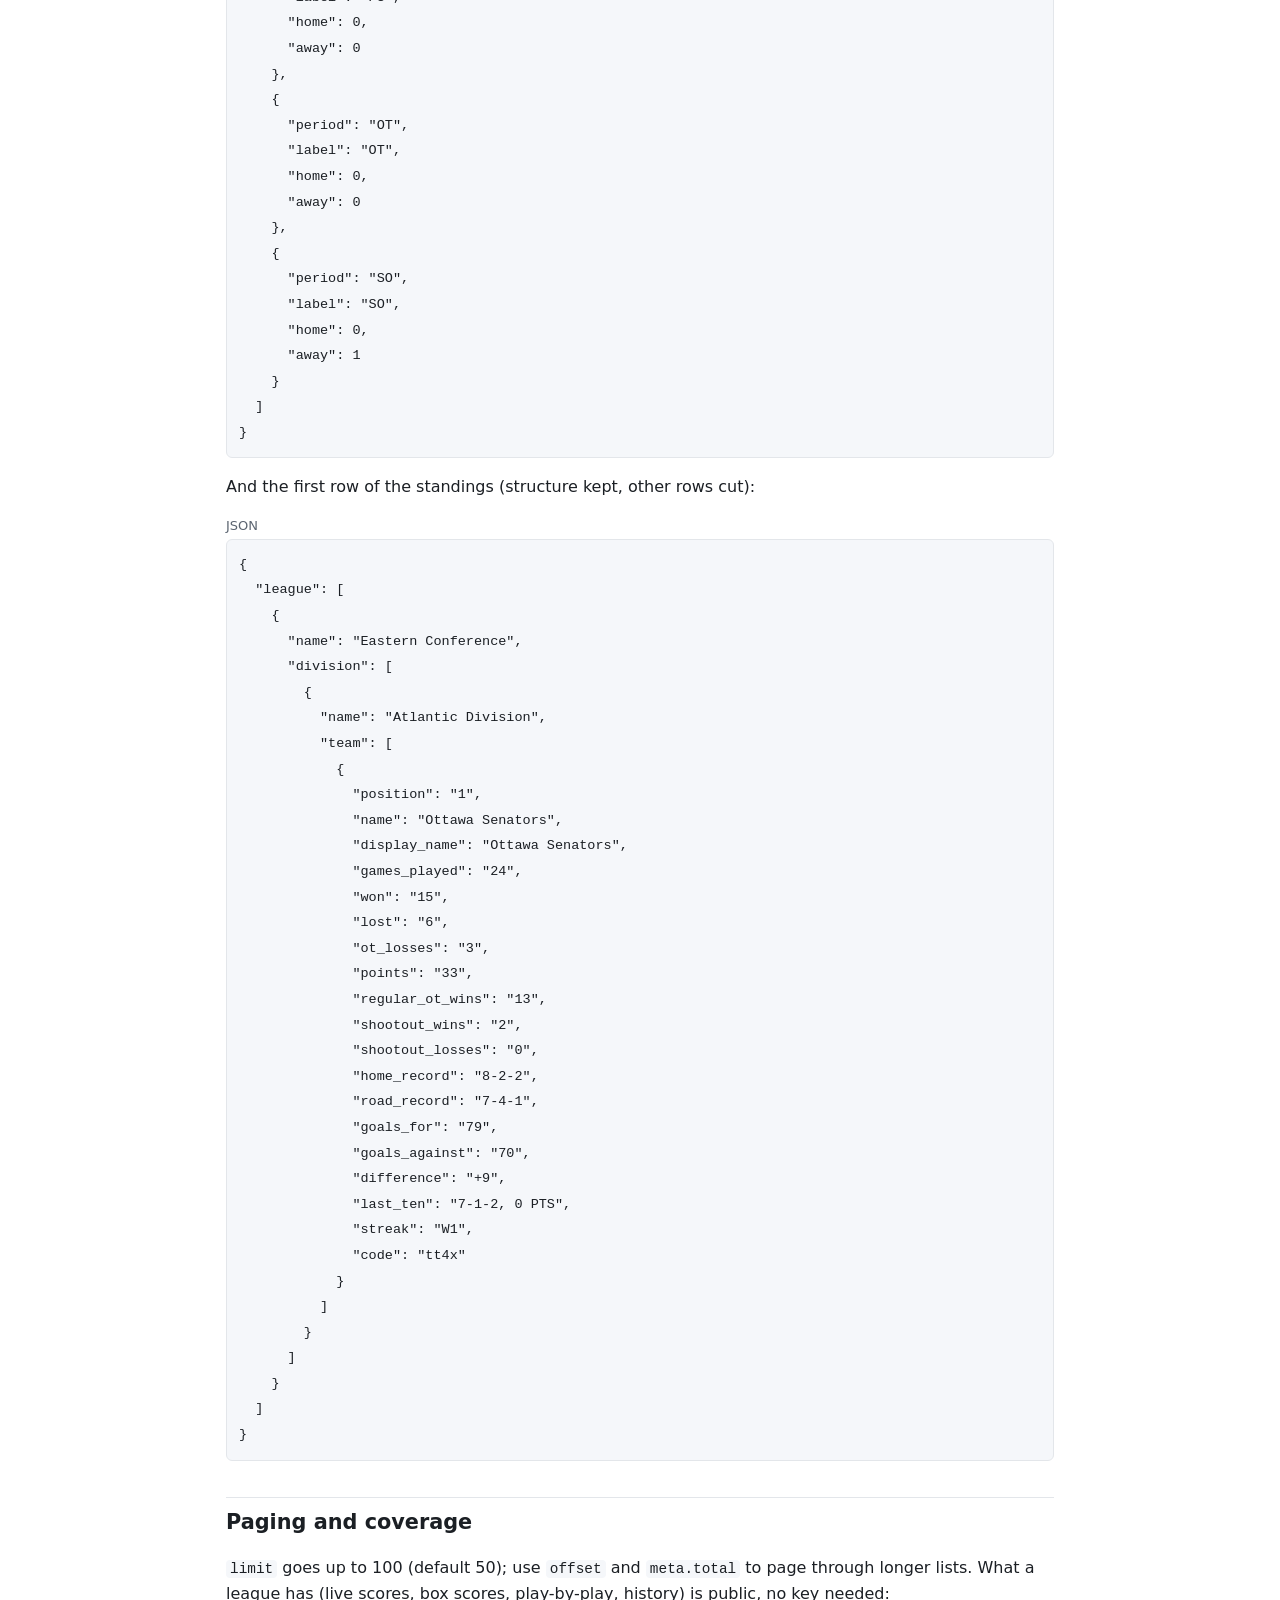
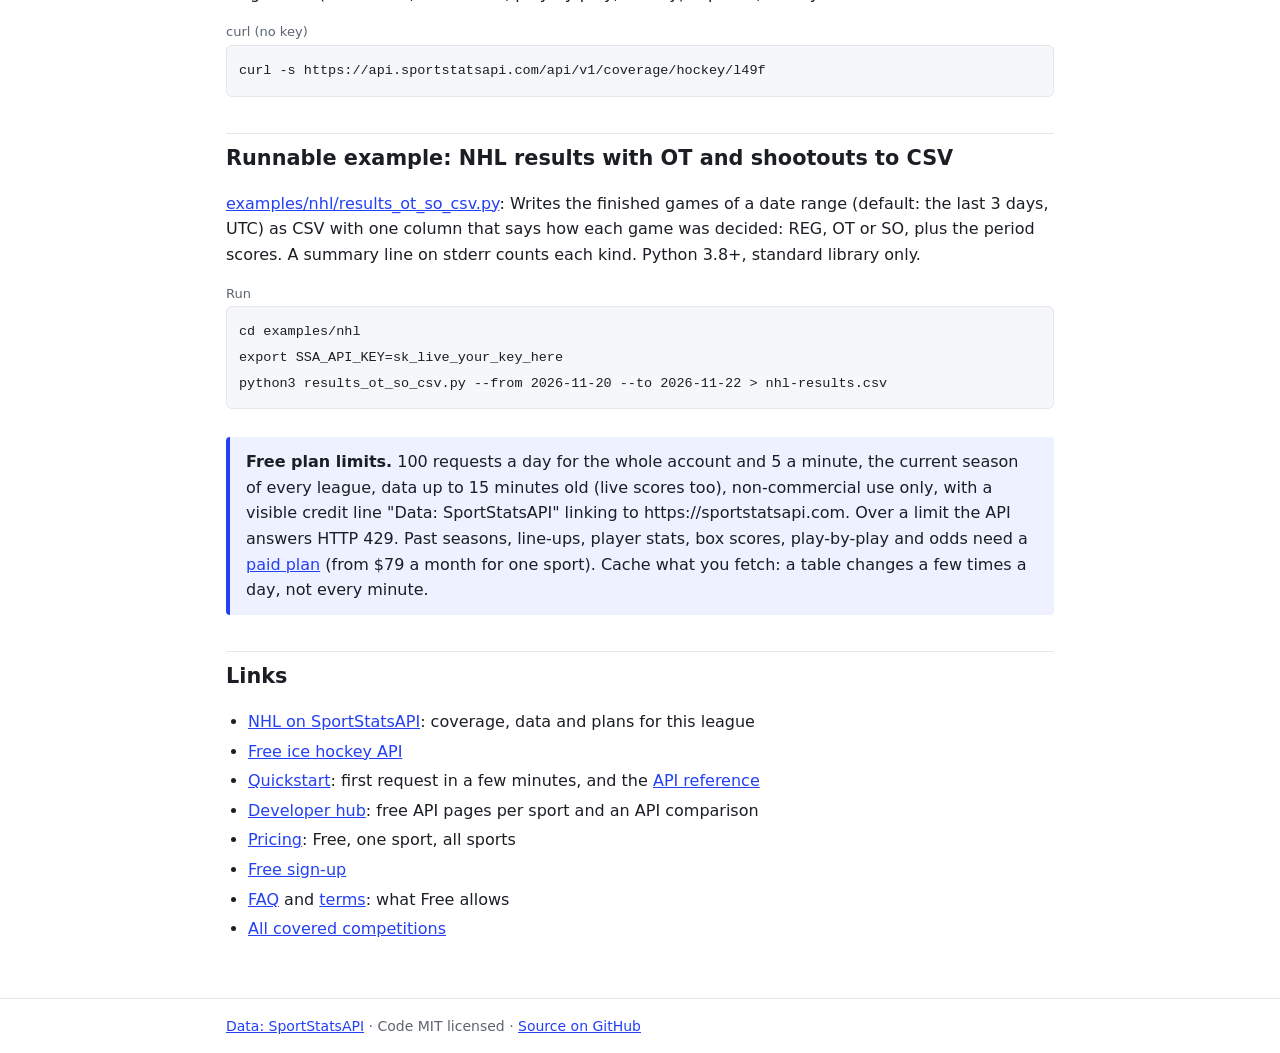
<file: docs/nhl/index.html>
<!doctype html>
<html lang="en">
<head>
<meta charset="utf-8">
<meta name="viewport" content="width=device-width, initial-scale=1">
<meta name="google-site-verification" content="--YC6oyD16P7J92EvIpuj-CJdCvzZuZTfFQwmcQNudo">
<title>NHL API – free JSON examples (Python, JavaScript, curl)</title>
<meta name="description" content="NHL (USA) API examples: fixtures, results, live scores and standings as JSON with curl, Python and JavaScript, league code l49f, plus a runnable script. Free key.">
<link rel="canonical" href="https://ownthegame.github.io/sportstatsapi-examples/nhl/">
<meta property="og:type" content="article">
<meta property="og:site_name" content="SportStatsAPI examples">
<meta property="og:title" content="NHL API – free JSON examples (Python, JavaScript, curl)">
<meta property="og:description" content="NHL (USA) API examples: fixtures, results, live scores and standings as JSON with curl, Python and JavaScript, league code l49f, plus a runnable script. Free key.">
<meta property="og:url" content="https://ownthegame.github.io/sportstatsapi-examples/nhl/">
<meta name="twitter:card" content="summary">
<link rel="stylesheet" href="../style.css">
</head>
<body>
<header class="top"><nav><a href="../">SportStatsAPI examples</a><span>/</span><span>NHL</span><span class="sp"></span><a href="https://sportstatsapi.com/docs/api/">API docs</a><a href="https://sportstatsapi.com/pricing/">Pricing</a><a class="btn" href="https://account.sportstatsapi.com/signup">Get a free key</a></nav></header>
<main>
<h1>NHL API – free JSON examples (Python, JavaScript, curl)</h1>
<p>NHL games, final scores by period, overtime and shootout results, live scores and the standings by conference and division as JSON. Shootout games are easy to spot: they have their own <code>status_code</code>, so you can count regulation, overtime and shootout wins without parsing text.</p>
<ul><li>League code: <code>l49f</code> (sport path <code>/hockey</code>)</li><li>Free plan: the current season. Paid plans: every season we store (results from 2016-10-12, box scores from 2016-10-15, play-by-play from 2016-10-12, as reported by the public coverage endpoint on 2026-11-23).</li><li>League page: <a href="https://sportstatsapi.com/coverage/hockey/usa/nhl/">NHL data API on SportStatsAPI</a></li></ul>
<h2 id="setup">Setup</h2>
<p><a href="https://account.sportstatsapi.com/signup">Sign up free</a> (confirm the e-mail link), copy your key once, and keep it out of your code: put it in an environment variable. Call the API from a server or script, never from browser code, where anyone can read the key.</p>
<figure class="code"><figcaption>Shell</figcaption><pre><code class="language-bash">export SSA_API_KEY=sk_live_your_key_here</code></pre></figure>
<figure class="code"><figcaption>Python setup used below (pip install requests)</figcaption><pre><code class="language-python">import os
import requests

BASE = &quot;https://api.sportstatsapi.com/api/v1&quot;
HEADERS = {&quot;Authorization&quot;: f&quot;Bearer {os.environ[&#x27;SSA_API_KEY&#x27;]}&quot;}</code></pre></figure>
<p>The JavaScript snippets use the built-in <code>fetch</code> of Node 18+; save them as <code>.mjs</code> files so top-level <code>await</code> works.</p>
<h2 id="fixtures-for-a-date-range">Fixtures for a date range</h2>
<p>Upcoming NHL matches between two dates (inclusive, UTC). Without dates the list covers today only.</p>
<figure class="code"><figcaption>curl</figcaption><pre><code class="language-bash">curl -s &quot;https://api.sportstatsapi.com/api/v1/hockey/matches?league_id=l49f&amp;date_from=2026-11-24&amp;date_to=2026-11-26&quot; \
  -H &quot;Authorization: Bearer $SSA_API_KEY&quot;</code></pre></figure>
<figure class="code"><figcaption>Python</figcaption><pre><code class="language-python">r = requests.get(f&quot;{BASE}/hockey/matches&quot;, headers=HEADERS, timeout=30,
                 params={&quot;league_id&quot;: &quot;l49f&quot;, &quot;date_from&quot;: &quot;2026-11-24&quot;, &quot;date_to&quot;: &quot;2026-11-26&quot;})
r.raise_for_status()
for m in r.json()[&quot;data&quot;]:
    print(m[&quot;start_at&quot;], m[&quot;home_team&quot;][&quot;name&quot;], &quot;vs&quot;, m[&quot;away_team&quot;][&quot;name&quot;])</code></pre></figure>
<figure class="code"><figcaption>JavaScript</figcaption><pre><code class="language-javascript">const BASE = &quot;https://api.sportstatsapi.com/api/v1&quot;;
const headers = { Authorization: `Bearer ${process.env.SSA_API_KEY}` };
const q = new URLSearchParams({ league_id: &quot;l49f&quot;, date_from: &quot;2026-11-24&quot;, date_to: &quot;2026-11-26&quot; });
const res = await fetch(`${BASE}/hockey/matches?${q}`, { headers });
const { data } = await res.json();
for (const m of data) console.log(m.start_at, m.home_team.name, &quot;vs&quot;, m.away_team.name);</code></pre></figure>
<h2 id="results">Results</h2>
<p>Finished matches, newest first. Keep the rows whose <code>status_code</code> starts with "final". <code>status_code</code> tells how a game ended: "final" (regulation), "final_overtime" or "final_penalties" (shootout). <code>periods</code> lists P1 to P3, then OT and SO when they were played. Take the final score from <code>home_team.score</code> and <code>away_team.score</code>: in a shootout game the SO entry may be the shootout tally, so the periods do not always add up to the final.</p>
<figure class="code"><figcaption>curl</figcaption><pre><code class="language-bash">curl -s &quot;https://api.sportstatsapi.com/api/v1/hockey/matches?league_id=l49f&amp;date_from=2026-11-20&amp;date_to=2026-11-22&amp;order=desc&quot; \
  -H &quot;Authorization: Bearer $SSA_API_KEY&quot;</code></pre></figure>
<figure class="code"><figcaption>Python</figcaption><pre><code class="language-python">r = requests.get(f&quot;{BASE}/hockey/matches&quot;, headers=HEADERS, timeout=30,
                 params={&quot;league_id&quot;: &quot;l49f&quot;, &quot;date_from&quot;: &quot;2026-11-20&quot;, &quot;date_to&quot;: &quot;2026-11-22&quot;, &quot;order&quot;: &quot;desc&quot;})
for m in r.json()[&quot;data&quot;]:
    if m[&quot;status_code&quot;].startswith(&quot;final&quot;):
        h, a = m[&quot;home_team&quot;], m[&quot;away_team&quot;]
        print(m[&quot;start_date&quot;], h[&quot;name&quot;], h[&quot;score&quot;], &quot;-&quot;, a[&quot;score&quot;], a[&quot;name&quot;], m[&quot;status_code&quot;])</code></pre></figure>
<figure class="code"><figcaption>JavaScript</figcaption><pre><code class="language-javascript">const BASE = &quot;https://api.sportstatsapi.com/api/v1&quot;;
const headers = { Authorization: `Bearer ${process.env.SSA_API_KEY}` };
const q = new URLSearchParams({ league_id: &quot;l49f&quot;, date_from: &quot;2026-11-20&quot;, date_to: &quot;2026-11-22&quot;, order: &quot;desc&quot; });
const { data } = await (await fetch(`${BASE}/hockey/matches?${q}`, { headers })).json();
for (const m of data.filter((m) =&gt; m.status_code.startsWith(&quot;final&quot;))) {
  console.log(m.start_date, m.home_team.name, m.home_team.score, &quot;-&quot;, m.away_team.score, m.away_team.name);
}</code></pre></figure>
<h2 id="live-scores">Live scores</h2>
<p><code>/hockey/matches/live</code> returns every live ice hockey match of all leagues in one list, so filter on <code>league_code</code>. On the Free plan live scores are up to 15 minutes behind; poll once a minute at most (5 requests a minute is the Free cap).</p>
<figure class="code"><figcaption>curl</figcaption><pre><code class="language-bash">curl -s &quot;https://api.sportstatsapi.com/api/v1/hockey/matches/live&quot; \
  -H &quot;Authorization: Bearer $SSA_API_KEY&quot;</code></pre></figure>
<figure class="code"><figcaption>Python</figcaption><pre><code class="language-python">r = requests.get(f&quot;{BASE}/hockey/matches/live&quot;, headers=HEADERS, timeout=30)
live = [m for m in r.json()[&quot;data&quot;] if m[&quot;league_code&quot;] == &quot;l49f&quot;]
for m in live:
    print(m[&quot;status&quot;], m[&quot;home_team&quot;][&quot;name&quot;], m[&quot;home_team&quot;][&quot;score&quot;], &quot;-&quot;,
          m[&quot;away_team&quot;][&quot;score&quot;], m[&quot;away_team&quot;][&quot;name&quot;])</code></pre></figure>
<figure class="code"><figcaption>JavaScript</figcaption><pre><code class="language-javascript">const BASE = &quot;https://api.sportstatsapi.com/api/v1&quot;;
const headers = { Authorization: `Bearer ${process.env.SSA_API_KEY}` };
const { data } = await (await fetch(`${BASE}/hockey/matches/live`, { headers })).json();
const live = data.filter((m) =&gt; m.league_code === &quot;l49f&quot;);
for (const m of live) console.log(m.status, m.home_team.name, m.home_team.score, &quot;-&quot;, m.away_team.score, m.away_team.name);</code></pre></figure>
<h2 id="standings">Standings</h2>
<p>The current table in one request. Standings come as conferences, each with its divisions. A row has games played, won, lost, overtime losses, points, regulation-plus-overtime wins, shootout wins and losses, home and road records, goals for and against, last ten and streak.</p>
<figure class="code"><figcaption>curl</figcaption><pre><code class="language-bash">curl -s &quot;https://api.sportstatsapi.com/api/v1/hockey/leagues/l49f/standings&quot; \
  -H &quot;Authorization: Bearer $SSA_API_KEY&quot;</code></pre></figure>
<figure class="code"><figcaption>Python</figcaption><pre><code class="language-python">r = requests.get(f&quot;{BASE}/hockey/leagues/l49f/standings&quot;, headers=HEADERS, timeout=30)
table = r.json()[&quot;data&quot;]
for conf in table[&quot;standings&quot;][&quot;category&quot;][&quot;league&quot;]:
    for div in conf[&quot;division&quot;]:
        for row in div[&quot;team&quot;]:
            print(div[&quot;name&quot;], row[&quot;name&quot;], row[&quot;points&quot;], &quot;pts&quot;)</code></pre></figure>
<figure class="code"><figcaption>JavaScript</figcaption><pre><code class="language-javascript">const BASE = &quot;https://api.sportstatsapi.com/api/v1&quot;;
const headers = { Authorization: `Bearer ${process.env.SSA_API_KEY}` };
const { data } = await (await fetch(`${BASE}/hockey/leagues/l49f/standings`, { headers })).json();
for (const conf of data.standings.category.league) {
  for (const div of conf.division) {
    for (const row of div.team) console.log(div.name, row.name, row.points, &quot;pts&quot;);
  }
}</code></pre></figure>
<h2 id="real-response-trimmed">Real response, trimmed</h2>
<p>One finished NHL match from <code>/hockey/matches</code> (fetched on the Free plan, most fields cut). Every answer wraps the result in <code>data</code>; lists also carry <code>meta.total</code>, <code>meta.limit</code> and <code>meta.offset</code>.</p>
<figure class="code"><figcaption>JSON</figcaption><pre><code class="language-json">{
  &quot;code&quot;: &quot;mo2l1&quot;,
  &quot;league_code&quot;: &quot;l49f&quot;,
  &quot;status&quot;: &quot;After Penalties&quot;,
  &quot;status_code&quot;: &quot;final_penalties&quot;,
  &quot;start_at&quot;: &quot;2026-11-20T00:00:00Z&quot;,
  &quot;home_team&quot;: {
    &quot;code&quot;: &quot;tt3y&quot;,
    &quot;name&quot;: &quot;Toronto Maple Leafs&quot;,
    &quot;score&quot;: 3
  },
  &quot;away_team&quot;: {
    &quot;code&quot;: &quot;tt4m&quot;,
    &quot;name&quot;: &quot;Los Angeles Kings&quot;,
    &quot;score&quot;: 4
  },
  &quot;periods&quot;: [
    {
      &quot;period&quot;: &quot;1&quot;,
      &quot;label&quot;: &quot;P1&quot;,
      &quot;home&quot;: 2,
      &quot;away&quot;: 0
    },
    {
      &quot;period&quot;: &quot;2&quot;,
      &quot;label&quot;: &quot;P2&quot;,
      &quot;home&quot;: 1,
      &quot;away&quot;: 3
    },
    {
      &quot;period&quot;: &quot;3&quot;,
      &quot;label&quot;: &quot;P3&quot;,
      &quot;home&quot;: 0,
      &quot;away&quot;: 0
    },
    {
      &quot;period&quot;: &quot;OT&quot;,
      &quot;label&quot;: &quot;OT&quot;,
      &quot;home&quot;: 0,
      &quot;away&quot;: 0
    },
    {
      &quot;period&quot;: &quot;SO&quot;,
      &quot;label&quot;: &quot;SO&quot;,
      &quot;home&quot;: 0,
      &quot;away&quot;: 1
    }
  ]
}</code></pre></figure>
<p>And the first row of the standings (structure kept, other rows cut):</p>
<figure class="code"><figcaption>JSON</figcaption><pre><code class="language-json">{
  &quot;league&quot;: [
    {
      &quot;name&quot;: &quot;Eastern Conference&quot;,
      &quot;division&quot;: [
        {
          &quot;name&quot;: &quot;Atlantic Division&quot;,
          &quot;team&quot;: [
            {
              &quot;position&quot;: &quot;1&quot;,
              &quot;name&quot;: &quot;Ottawa Senators&quot;,
              &quot;display_name&quot;: &quot;Ottawa Senators&quot;,
              &quot;games_played&quot;: &quot;24&quot;,
              &quot;won&quot;: &quot;15&quot;,
              &quot;lost&quot;: &quot;6&quot;,
              &quot;ot_losses&quot;: &quot;3&quot;,
              &quot;points&quot;: &quot;33&quot;,
              &quot;regular_ot_wins&quot;: &quot;13&quot;,
              &quot;shootout_wins&quot;: &quot;2&quot;,
              &quot;shootout_losses&quot;: &quot;0&quot;,
              &quot;home_record&quot;: &quot;8-2-2&quot;,
              &quot;road_record&quot;: &quot;7-4-1&quot;,
              &quot;goals_for&quot;: &quot;79&quot;,
              &quot;goals_against&quot;: &quot;70&quot;,
              &quot;difference&quot;: &quot;+9&quot;,
              &quot;last_ten&quot;: &quot;7-1-2, 0 PTS&quot;,
              &quot;streak&quot;: &quot;W1&quot;,
              &quot;code&quot;: &quot;tt4x&quot;
            }
          ]
        }
      ]
    }
  ]
}</code></pre></figure>
<h2 id="paging-and-coverage">Paging and coverage</h2>
<p><code>limit</code> goes up to 100 (default 50); use <code>offset</code> and <code>meta.total</code> to page through longer lists. What a league has (live scores, box scores, play-by-play, history) is public, no key needed:</p>
<figure class="code"><figcaption>curl (no key)</figcaption><pre><code class="language-bash">curl -s https://api.sportstatsapi.com/api/v1/coverage/hockey/l49f</code></pre></figure>
<h2 id="runnable-example-nhl-results-with-ot-and-shootouts-to-csv">Runnable example: NHL results with OT and shootouts to CSV</h2>
<p><a href="https://github.com/ownthegame/sportstatsapi-examples/blob/main/examples/nhl/results_ot_so_csv.py">examples/nhl/results_ot_so_csv.py</a>: Writes the finished games of a date range (default: the last 3 days, UTC) as CSV with one column that says how each game was decided: REG, OT or SO, plus the period scores. A summary line on stderr counts each kind. Python 3.8+, standard library only.</p>
<figure class="code"><figcaption>Run</figcaption><pre><code class="language-bash">cd examples/nhl
export SSA_API_KEY=sk_live_your_key_here
python3 results_ot_so_csv.py --from 2026-11-20 --to 2026-11-22 &gt; nhl-results.csv</code></pre></figure>
<aside class="tip"><strong>Free plan limits.</strong> 100 requests a day for the whole account and 5 a minute, the current season of every league, data up to 15 minutes old (live scores too), non-commercial use only, with a visible credit line "Data: SportStatsAPI" linking to https://sportstatsapi.com. Over a limit the API answers HTTP 429. Past seasons, line-ups, player stats, box scores, play-by-play and odds need a <a href="https://sportstatsapi.com/pricing/">paid plan</a> (from $79 a month for one sport). Cache what you fetch: a table changes a few times a day, not every minute.</aside>
<h2 id="links">Links</h2>
<ul><li><a href="https://sportstatsapi.com/coverage/hockey/usa/nhl/">NHL on SportStatsAPI</a>: coverage, data and plans for this league</li><li><a href="https://sportstatsapi.com/developers/free-ice-hockey-api/">Free ice hockey API</a></li><li><a href="https://sportstatsapi.com/docs/quickstart/">Quickstart</a>: first request in a few minutes, and the <a href="https://sportstatsapi.com/docs/api/">API reference</a></li><li><a href="https://sportstatsapi.com/developers/">Developer hub</a>: free API pages per sport and an API comparison</li><li><a href="https://sportstatsapi.com/pricing/">Pricing</a>: Free, one sport, all sports</li><li><a href="https://account.sportstatsapi.com/signup">Free sign-up</a></li><li><a href="https://sportstatsapi.com/faq/">FAQ</a> and <a href="https://sportstatsapi.com/legal/terms/">terms</a>: what Free allows</li><li><a href="https://sportstatsapi.com/coverage/">All covered competitions</a></li></ul>
</main>
<footer><p><a href="https://sportstatsapi.com/">Data: SportStatsAPI</a> · Code MIT licensed · <a href="https://github.com/ownthegame/sportstatsapi-examples">Source on GitHub</a></p></footer>
</body>
</html>
</file>
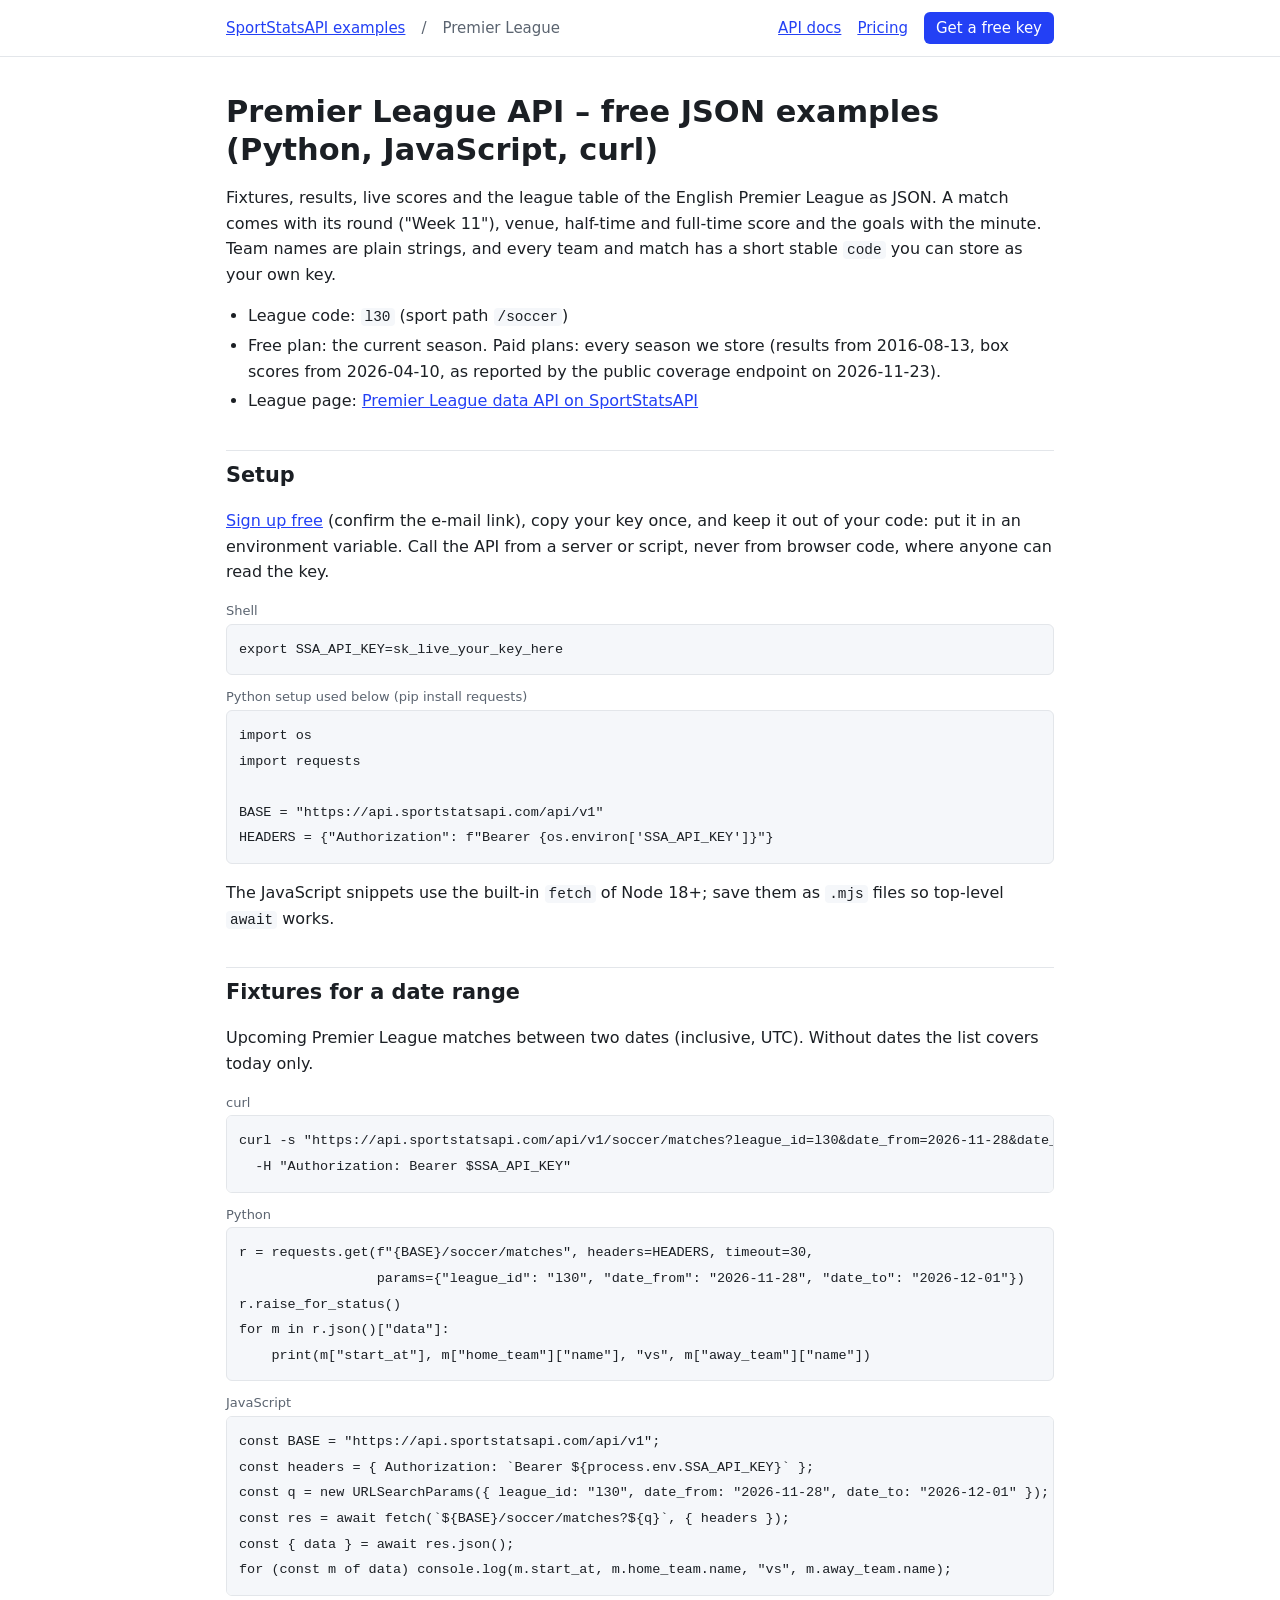
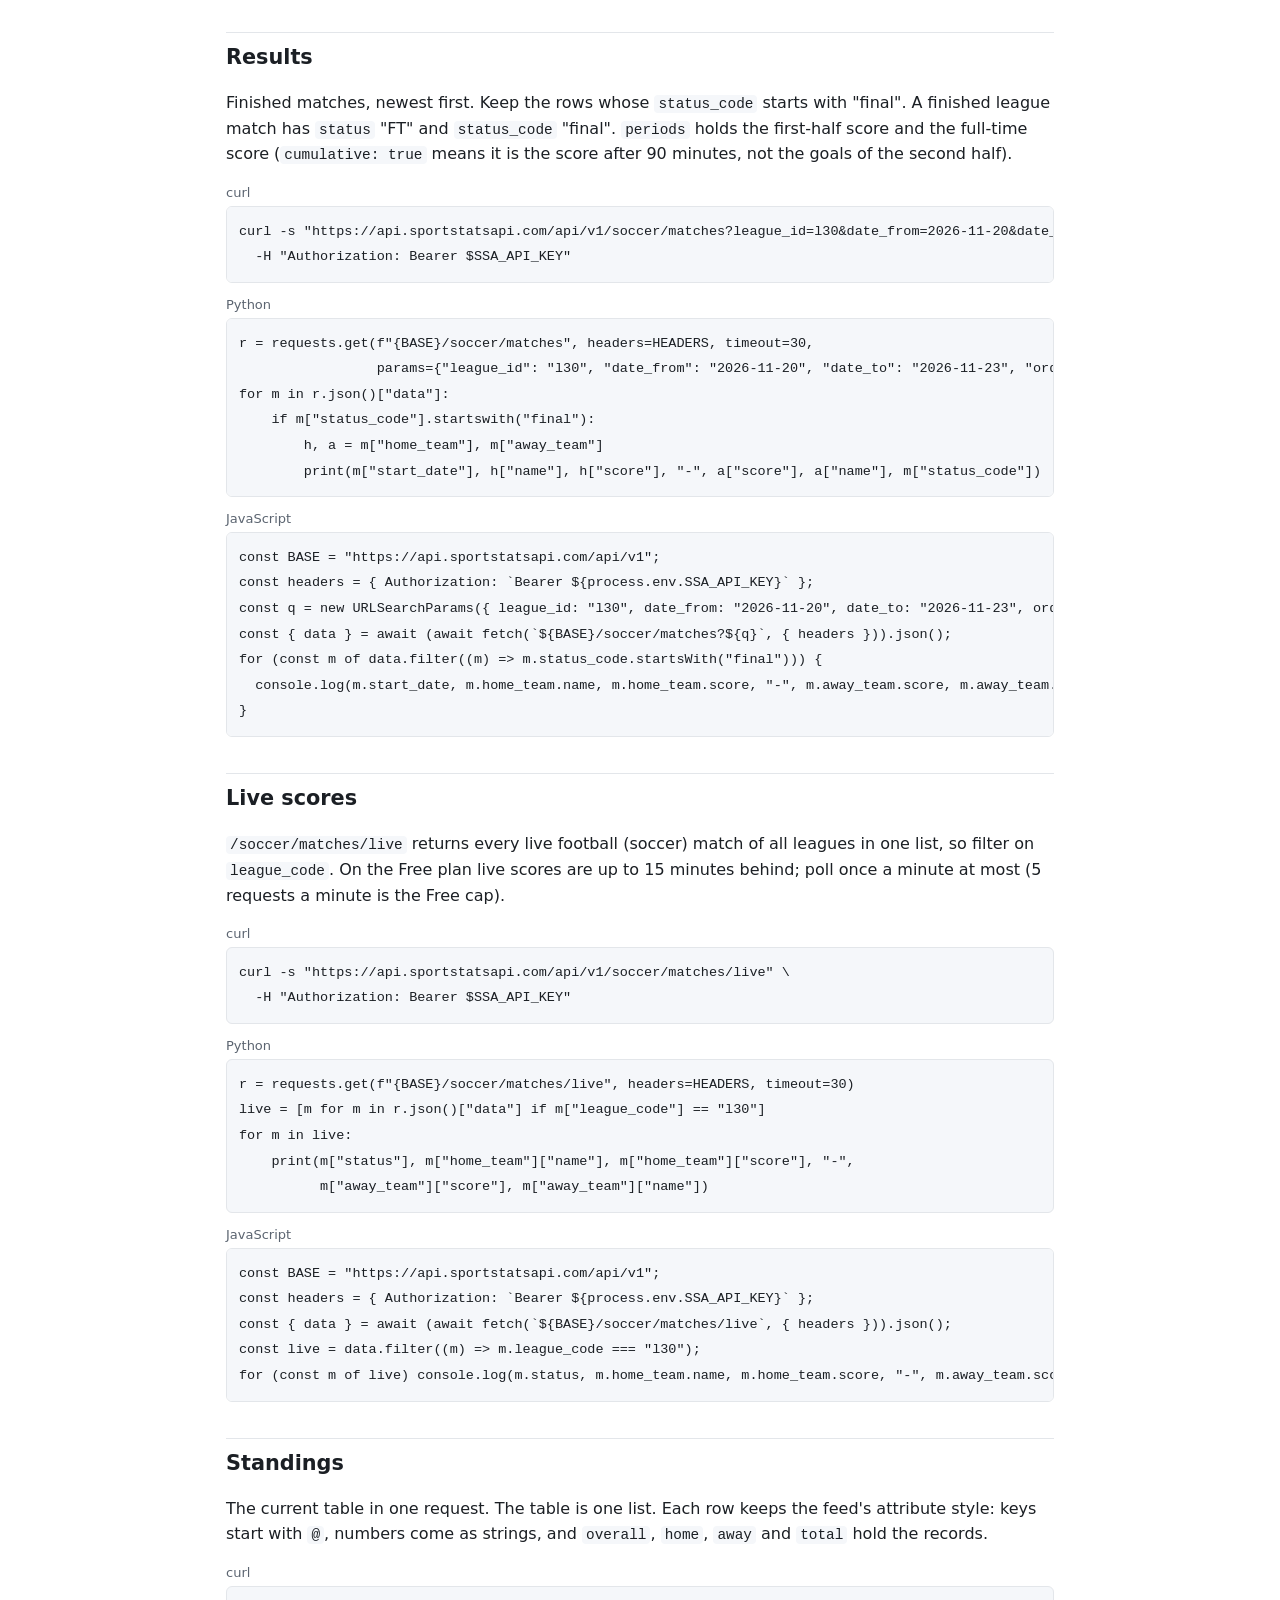
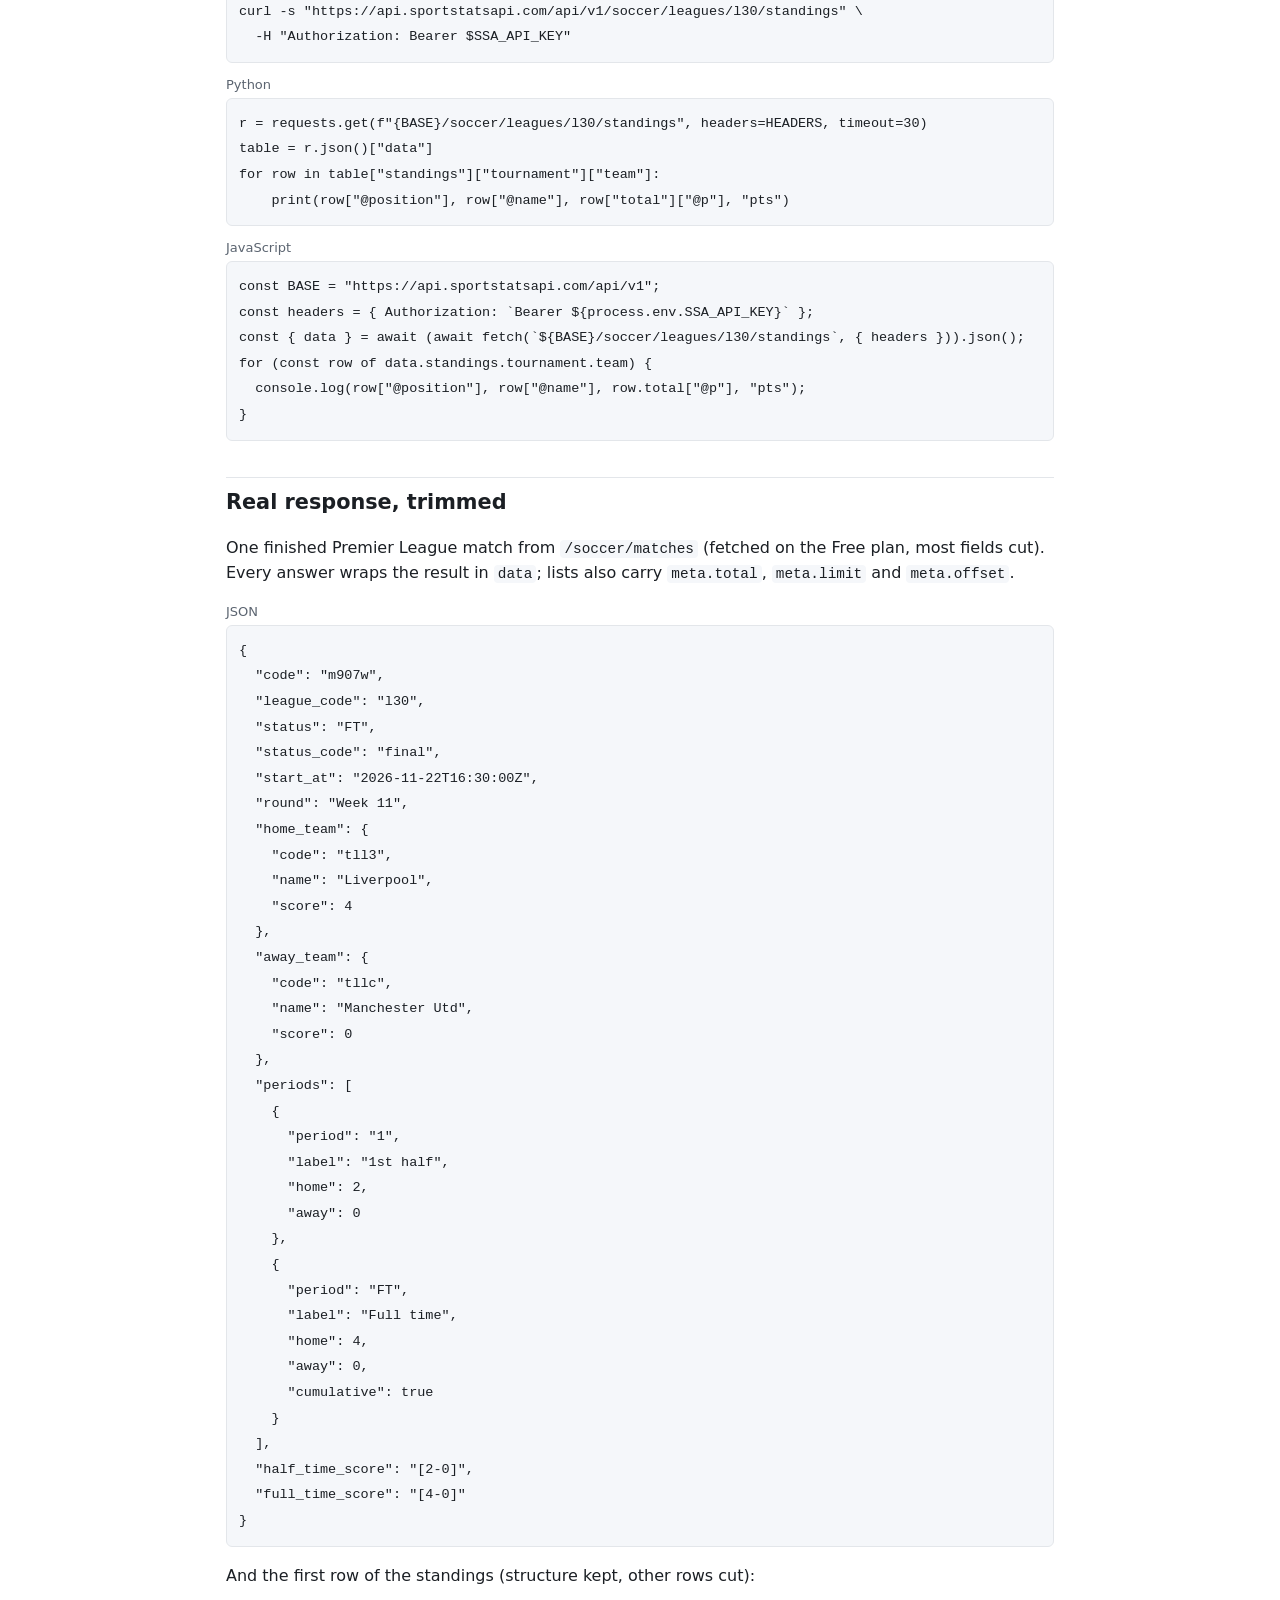
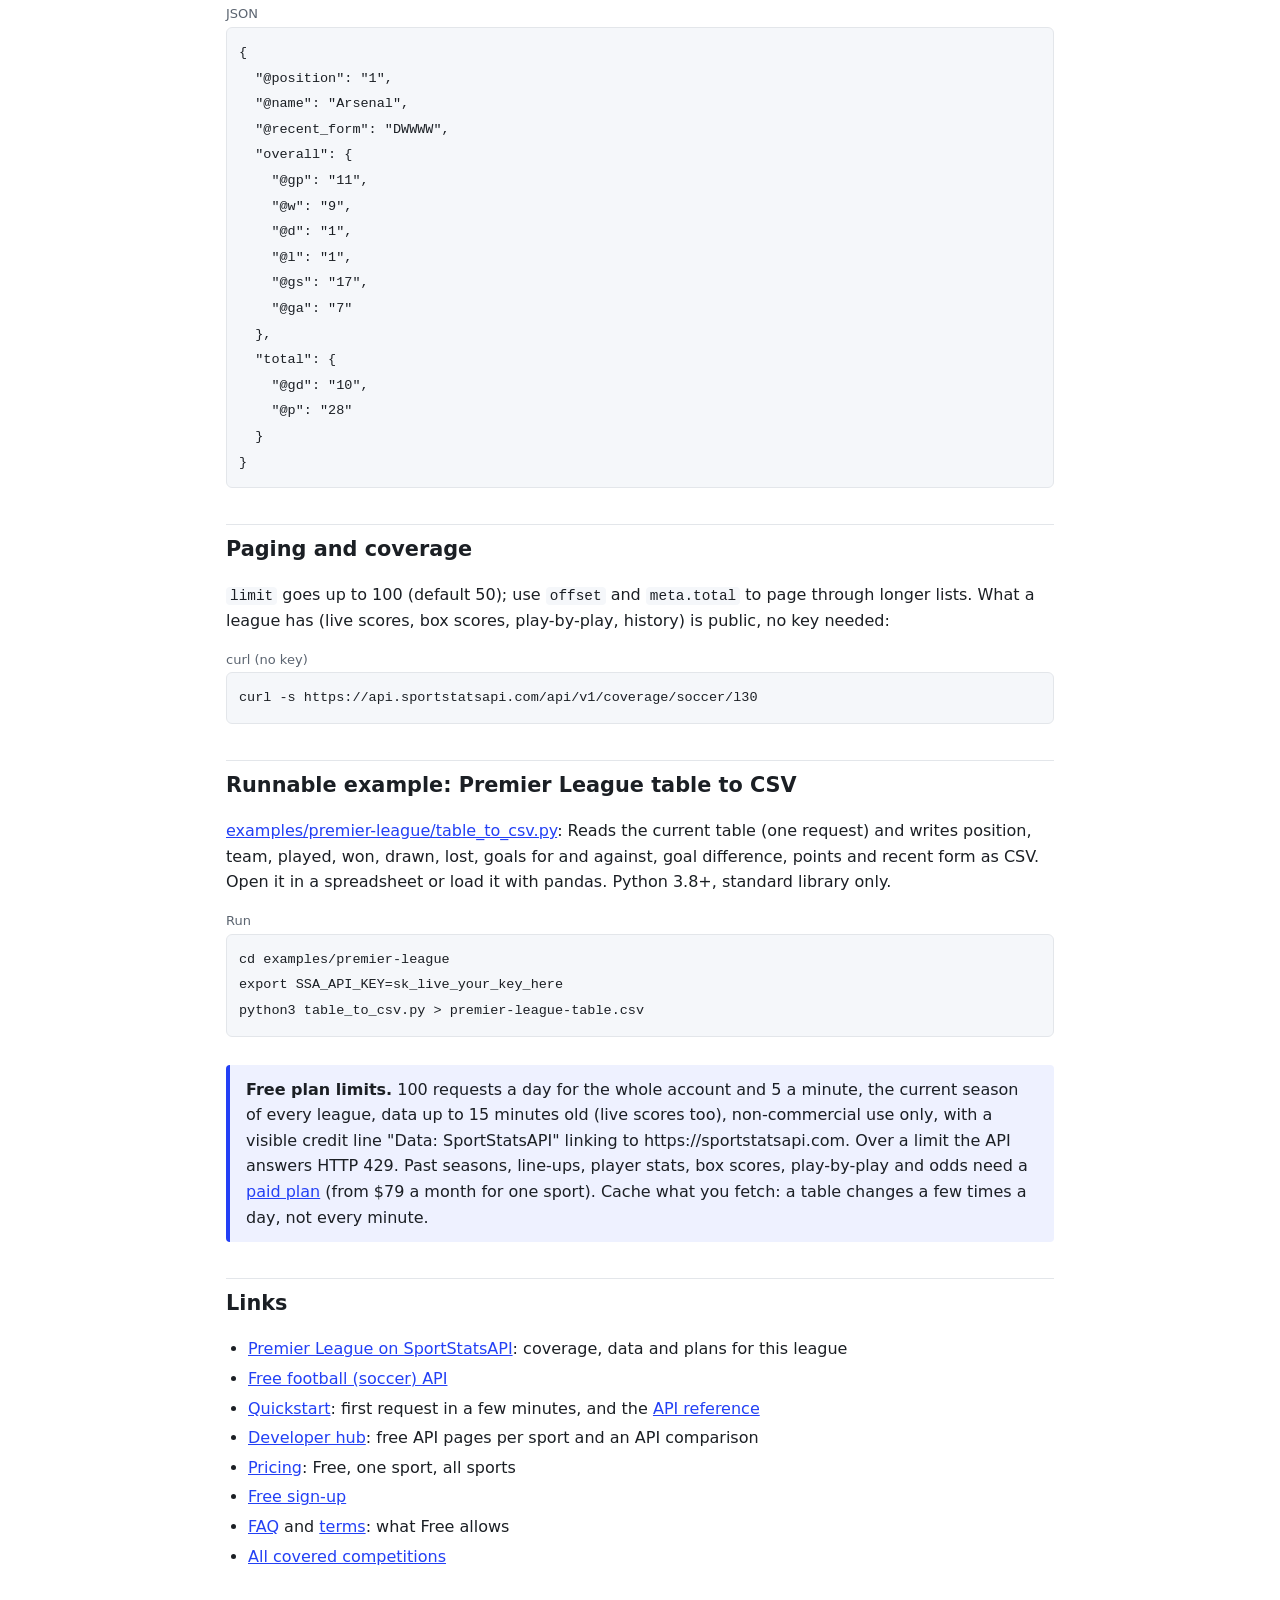
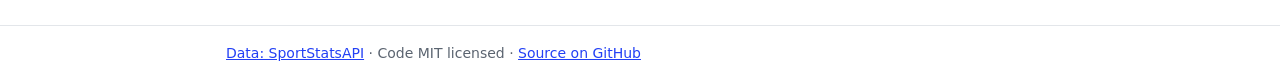
<file: docs/premier-league/index.html>
<!doctype html>
<html lang="en">
<head>
<meta charset="utf-8">
<meta name="viewport" content="width=device-width, initial-scale=1">
<meta name="google-site-verification" content="--YC6oyD16P7J92EvIpuj-CJdCvzZuZTfFQwmcQNudo">
<title>Premier League API – free JSON examples (Python, JavaScript, curl)</title>
<meta name="description" content="Premier League (England) API examples: fixtures, results, live scores and standings as JSON with curl, Python and JavaScript, league code l30, plus a runnable script. Free key.">
<link rel="canonical" href="https://ownthegame.github.io/sportstatsapi-examples/premier-league/">
<meta property="og:type" content="article">
<meta property="og:site_name" content="SportStatsAPI examples">
<meta property="og:title" content="Premier League API – free JSON examples (Python, JavaScript, curl)">
<meta property="og:description" content="Premier League (England) API examples: fixtures, results, live scores and standings as JSON with curl, Python and JavaScript, league code l30, plus a runnable script. Free key.">
<meta property="og:url" content="https://ownthegame.github.io/sportstatsapi-examples/premier-league/">
<meta name="twitter:card" content="summary">
<link rel="stylesheet" href="../style.css">
</head>
<body>
<header class="top"><nav><a href="../">SportStatsAPI examples</a><span>/</span><span>Premier League</span><span class="sp"></span><a href="https://sportstatsapi.com/docs/api/">API docs</a><a href="https://sportstatsapi.com/pricing/">Pricing</a><a class="btn" href="https://account.sportstatsapi.com/signup">Get a free key</a></nav></header>
<main>
<h1>Premier League API – free JSON examples (Python, JavaScript, curl)</h1>
<p>Fixtures, results, live scores and the league table of the English Premier League as JSON. A match comes with its round ("Week 11"), venue, half-time and full-time score and the goals with the minute. Team names are plain strings, and every team and match has a short stable <code>code</code> you can store as your own key.</p>
<ul><li>League code: <code>l30</code> (sport path <code>/soccer</code>)</li><li>Free plan: the current season. Paid plans: every season we store (results from 2016-08-13, box scores from 2026-04-10, as reported by the public coverage endpoint on 2026-11-23).</li><li>League page: <a href="https://sportstatsapi.com/coverage/soccer/england/premier-league/">Premier League data API on SportStatsAPI</a></li></ul>
<h2 id="setup">Setup</h2>
<p><a href="https://account.sportstatsapi.com/signup">Sign up free</a> (confirm the e-mail link), copy your key once, and keep it out of your code: put it in an environment variable. Call the API from a server or script, never from browser code, where anyone can read the key.</p>
<figure class="code"><figcaption>Shell</figcaption><pre><code class="language-bash">export SSA_API_KEY=sk_live_your_key_here</code></pre></figure>
<figure class="code"><figcaption>Python setup used below (pip install requests)</figcaption><pre><code class="language-python">import os
import requests

BASE = &quot;https://api.sportstatsapi.com/api/v1&quot;
HEADERS = {&quot;Authorization&quot;: f&quot;Bearer {os.environ[&#x27;SSA_API_KEY&#x27;]}&quot;}</code></pre></figure>
<p>The JavaScript snippets use the built-in <code>fetch</code> of Node 18+; save them as <code>.mjs</code> files so top-level <code>await</code> works.</p>
<h2 id="fixtures-for-a-date-range">Fixtures for a date range</h2>
<p>Upcoming Premier League matches between two dates (inclusive, UTC). Without dates the list covers today only.</p>
<figure class="code"><figcaption>curl</figcaption><pre><code class="language-bash">curl -s &quot;https://api.sportstatsapi.com/api/v1/soccer/matches?league_id=l30&amp;date_from=2026-11-28&amp;date_to=2026-12-01&quot; \
  -H &quot;Authorization: Bearer $SSA_API_KEY&quot;</code></pre></figure>
<figure class="code"><figcaption>Python</figcaption><pre><code class="language-python">r = requests.get(f&quot;{BASE}/soccer/matches&quot;, headers=HEADERS, timeout=30,
                 params={&quot;league_id&quot;: &quot;l30&quot;, &quot;date_from&quot;: &quot;2026-11-28&quot;, &quot;date_to&quot;: &quot;2026-12-01&quot;})
r.raise_for_status()
for m in r.json()[&quot;data&quot;]:
    print(m[&quot;start_at&quot;], m[&quot;home_team&quot;][&quot;name&quot;], &quot;vs&quot;, m[&quot;away_team&quot;][&quot;name&quot;])</code></pre></figure>
<figure class="code"><figcaption>JavaScript</figcaption><pre><code class="language-javascript">const BASE = &quot;https://api.sportstatsapi.com/api/v1&quot;;
const headers = { Authorization: `Bearer ${process.env.SSA_API_KEY}` };
const q = new URLSearchParams({ league_id: &quot;l30&quot;, date_from: &quot;2026-11-28&quot;, date_to: &quot;2026-12-01&quot; });
const res = await fetch(`${BASE}/soccer/matches?${q}`, { headers });
const { data } = await res.json();
for (const m of data) console.log(m.start_at, m.home_team.name, &quot;vs&quot;, m.away_team.name);</code></pre></figure>
<h2 id="results">Results</h2>
<p>Finished matches, newest first. Keep the rows whose <code>status_code</code> starts with "final". A finished league match has <code>status</code> "FT" and <code>status_code</code> "final". <code>periods</code> holds the first-half score and the full-time score (<code>cumulative: true</code> means it is the score after 90 minutes, not the goals of the second half).</p>
<figure class="code"><figcaption>curl</figcaption><pre><code class="language-bash">curl -s &quot;https://api.sportstatsapi.com/api/v1/soccer/matches?league_id=l30&amp;date_from=2026-11-20&amp;date_to=2026-11-23&amp;order=desc&quot; \
  -H &quot;Authorization: Bearer $SSA_API_KEY&quot;</code></pre></figure>
<figure class="code"><figcaption>Python</figcaption><pre><code class="language-python">r = requests.get(f&quot;{BASE}/soccer/matches&quot;, headers=HEADERS, timeout=30,
                 params={&quot;league_id&quot;: &quot;l30&quot;, &quot;date_from&quot;: &quot;2026-11-20&quot;, &quot;date_to&quot;: &quot;2026-11-23&quot;, &quot;order&quot;: &quot;desc&quot;})
for m in r.json()[&quot;data&quot;]:
    if m[&quot;status_code&quot;].startswith(&quot;final&quot;):
        h, a = m[&quot;home_team&quot;], m[&quot;away_team&quot;]
        print(m[&quot;start_date&quot;], h[&quot;name&quot;], h[&quot;score&quot;], &quot;-&quot;, a[&quot;score&quot;], a[&quot;name&quot;], m[&quot;status_code&quot;])</code></pre></figure>
<figure class="code"><figcaption>JavaScript</figcaption><pre><code class="language-javascript">const BASE = &quot;https://api.sportstatsapi.com/api/v1&quot;;
const headers = { Authorization: `Bearer ${process.env.SSA_API_KEY}` };
const q = new URLSearchParams({ league_id: &quot;l30&quot;, date_from: &quot;2026-11-20&quot;, date_to: &quot;2026-11-23&quot;, order: &quot;desc&quot; });
const { data } = await (await fetch(`${BASE}/soccer/matches?${q}`, { headers })).json();
for (const m of data.filter((m) =&gt; m.status_code.startsWith(&quot;final&quot;))) {
  console.log(m.start_date, m.home_team.name, m.home_team.score, &quot;-&quot;, m.away_team.score, m.away_team.name);
}</code></pre></figure>
<h2 id="live-scores">Live scores</h2>
<p><code>/soccer/matches/live</code> returns every live football (soccer) match of all leagues in one list, so filter on <code>league_code</code>. On the Free plan live scores are up to 15 minutes behind; poll once a minute at most (5 requests a minute is the Free cap).</p>
<figure class="code"><figcaption>curl</figcaption><pre><code class="language-bash">curl -s &quot;https://api.sportstatsapi.com/api/v1/soccer/matches/live&quot; \
  -H &quot;Authorization: Bearer $SSA_API_KEY&quot;</code></pre></figure>
<figure class="code"><figcaption>Python</figcaption><pre><code class="language-python">r = requests.get(f&quot;{BASE}/soccer/matches/live&quot;, headers=HEADERS, timeout=30)
live = [m for m in r.json()[&quot;data&quot;] if m[&quot;league_code&quot;] == &quot;l30&quot;]
for m in live:
    print(m[&quot;status&quot;], m[&quot;home_team&quot;][&quot;name&quot;], m[&quot;home_team&quot;][&quot;score&quot;], &quot;-&quot;,
          m[&quot;away_team&quot;][&quot;score&quot;], m[&quot;away_team&quot;][&quot;name&quot;])</code></pre></figure>
<figure class="code"><figcaption>JavaScript</figcaption><pre><code class="language-javascript">const BASE = &quot;https://api.sportstatsapi.com/api/v1&quot;;
const headers = { Authorization: `Bearer ${process.env.SSA_API_KEY}` };
const { data } = await (await fetch(`${BASE}/soccer/matches/live`, { headers })).json();
const live = data.filter((m) =&gt; m.league_code === &quot;l30&quot;);
for (const m of live) console.log(m.status, m.home_team.name, m.home_team.score, &quot;-&quot;, m.away_team.score, m.away_team.name);</code></pre></figure>
<h2 id="standings">Standings</h2>
<p>The current table in one request. The table is one list. Each row keeps the feed's attribute style: keys start with <code>@</code>, numbers come as strings, and <code>overall</code>, <code>home</code>, <code>away</code> and <code>total</code> hold the records.</p>
<figure class="code"><figcaption>curl</figcaption><pre><code class="language-bash">curl -s &quot;https://api.sportstatsapi.com/api/v1/soccer/leagues/l30/standings&quot; \
  -H &quot;Authorization: Bearer $SSA_API_KEY&quot;</code></pre></figure>
<figure class="code"><figcaption>Python</figcaption><pre><code class="language-python">r = requests.get(f&quot;{BASE}/soccer/leagues/l30/standings&quot;, headers=HEADERS, timeout=30)
table = r.json()[&quot;data&quot;]
for row in table[&quot;standings&quot;][&quot;tournament&quot;][&quot;team&quot;]:
    print(row[&quot;@position&quot;], row[&quot;@name&quot;], row[&quot;total&quot;][&quot;@p&quot;], &quot;pts&quot;)</code></pre></figure>
<figure class="code"><figcaption>JavaScript</figcaption><pre><code class="language-javascript">const BASE = &quot;https://api.sportstatsapi.com/api/v1&quot;;
const headers = { Authorization: `Bearer ${process.env.SSA_API_KEY}` };
const { data } = await (await fetch(`${BASE}/soccer/leagues/l30/standings`, { headers })).json();
for (const row of data.standings.tournament.team) {
  console.log(row[&quot;@position&quot;], row[&quot;@name&quot;], row.total[&quot;@p&quot;], &quot;pts&quot;);
}</code></pre></figure>
<h2 id="real-response-trimmed">Real response, trimmed</h2>
<p>One finished Premier League match from <code>/soccer/matches</code> (fetched on the Free plan, most fields cut). Every answer wraps the result in <code>data</code>; lists also carry <code>meta.total</code>, <code>meta.limit</code> and <code>meta.offset</code>.</p>
<figure class="code"><figcaption>JSON</figcaption><pre><code class="language-json">{
  &quot;code&quot;: &quot;m907w&quot;,
  &quot;league_code&quot;: &quot;l30&quot;,
  &quot;status&quot;: &quot;FT&quot;,
  &quot;status_code&quot;: &quot;final&quot;,
  &quot;start_at&quot;: &quot;2026-11-22T16:30:00Z&quot;,
  &quot;round&quot;: &quot;Week 11&quot;,
  &quot;home_team&quot;: {
    &quot;code&quot;: &quot;tll3&quot;,
    &quot;name&quot;: &quot;Liverpool&quot;,
    &quot;score&quot;: 4
  },
  &quot;away_team&quot;: {
    &quot;code&quot;: &quot;tllc&quot;,
    &quot;name&quot;: &quot;Manchester Utd&quot;,
    &quot;score&quot;: 0
  },
  &quot;periods&quot;: [
    {
      &quot;period&quot;: &quot;1&quot;,
      &quot;label&quot;: &quot;1st half&quot;,
      &quot;home&quot;: 2,
      &quot;away&quot;: 0
    },
    {
      &quot;period&quot;: &quot;FT&quot;,
      &quot;label&quot;: &quot;Full time&quot;,
      &quot;home&quot;: 4,
      &quot;away&quot;: 0,
      &quot;cumulative&quot;: true
    }
  ],
  &quot;half_time_score&quot;: &quot;[2-0]&quot;,
  &quot;full_time_score&quot;: &quot;[4-0]&quot;
}</code></pre></figure>
<p>And the first row of the standings (structure kept, other rows cut):</p>
<figure class="code"><figcaption>JSON</figcaption><pre><code class="language-json">{
  &quot;@position&quot;: &quot;1&quot;,
  &quot;@name&quot;: &quot;Arsenal&quot;,
  &quot;@recent_form&quot;: &quot;DWWWW&quot;,
  &quot;overall&quot;: {
    &quot;@gp&quot;: &quot;11&quot;,
    &quot;@w&quot;: &quot;9&quot;,
    &quot;@d&quot;: &quot;1&quot;,
    &quot;@l&quot;: &quot;1&quot;,
    &quot;@gs&quot;: &quot;17&quot;,
    &quot;@ga&quot;: &quot;7&quot;
  },
  &quot;total&quot;: {
    &quot;@gd&quot;: &quot;10&quot;,
    &quot;@p&quot;: &quot;28&quot;
  }
}</code></pre></figure>
<h2 id="paging-and-coverage">Paging and coverage</h2>
<p><code>limit</code> goes up to 100 (default 50); use <code>offset</code> and <code>meta.total</code> to page through longer lists. What a league has (live scores, box scores, play-by-play, history) is public, no key needed:</p>
<figure class="code"><figcaption>curl (no key)</figcaption><pre><code class="language-bash">curl -s https://api.sportstatsapi.com/api/v1/coverage/soccer/l30</code></pre></figure>
<h2 id="runnable-example-premier-league-table-to-csv">Runnable example: Premier League table to CSV</h2>
<p><a href="https://github.com/ownthegame/sportstatsapi-examples/blob/main/examples/premier-league/table_to_csv.py">examples/premier-league/table_to_csv.py</a>: Reads the current table (one request) and writes position, team, played, won, drawn, lost, goals for and against, goal difference, points and recent form as CSV. Open it in a spreadsheet or load it with pandas. Python 3.8+, standard library only.</p>
<figure class="code"><figcaption>Run</figcaption><pre><code class="language-bash">cd examples/premier-league
export SSA_API_KEY=sk_live_your_key_here
python3 table_to_csv.py &gt; premier-league-table.csv</code></pre></figure>
<aside class="tip"><strong>Free plan limits.</strong> 100 requests a day for the whole account and 5 a minute, the current season of every league, data up to 15 minutes old (live scores too), non-commercial use only, with a visible credit line "Data: SportStatsAPI" linking to https://sportstatsapi.com. Over a limit the API answers HTTP 429. Past seasons, line-ups, player stats, box scores, play-by-play and odds need a <a href="https://sportstatsapi.com/pricing/">paid plan</a> (from $79 a month for one sport). Cache what you fetch: a table changes a few times a day, not every minute.</aside>
<h2 id="links">Links</h2>
<ul><li><a href="https://sportstatsapi.com/coverage/soccer/england/premier-league/">Premier League on SportStatsAPI</a>: coverage, data and plans for this league</li><li><a href="https://sportstatsapi.com/developers/free-football-api/">Free football (soccer) API</a></li><li><a href="https://sportstatsapi.com/docs/quickstart/">Quickstart</a>: first request in a few minutes, and the <a href="https://sportstatsapi.com/docs/api/">API reference</a></li><li><a href="https://sportstatsapi.com/developers/">Developer hub</a>: free API pages per sport and an API comparison</li><li><a href="https://sportstatsapi.com/pricing/">Pricing</a>: Free, one sport, all sports</li><li><a href="https://account.sportstatsapi.com/signup">Free sign-up</a></li><li><a href="https://sportstatsapi.com/faq/">FAQ</a> and <a href="https://sportstatsapi.com/legal/terms/">terms</a>: what Free allows</li><li><a href="https://sportstatsapi.com/coverage/">All covered competitions</a></li></ul>
</main>
<footer><p><a href="https://sportstatsapi.com/">Data: SportStatsAPI</a> · Code MIT licensed · <a href="https://github.com/ownthegame/sportstatsapi-examples">Source on GitHub</a></p></footer>
</body>
</html>
</file>
<file: docs/style.css>
:root {
  --bg: #ffffff; --fg: #1b1f24; --muted: #5b6470; --line: #e3e6ea;
  --accent: #2340f5; --code-bg: #f5f7fa; --tip-bg: #eef1ff;
}
@media (prefers-color-scheme: dark) {
  :root { --bg: #0f1216; --fg: #e6e9ed; --muted: #9aa3ad; --line: #262c33;
          --accent: #8a9cff; --code-bg: #171b21; --tip-bg: #18203d; }
}
* { box-sizing: border-box; }
body { margin: 0; background: var(--bg); color: var(--fg);
       font: 16px/1.6 system-ui, -apple-system, "Segoe UI", Roboto, sans-serif; }
a { color: var(--accent); }
.top { border-bottom: 1px solid var(--line); }
.top nav { max-width: 860px; margin: 0 auto; padding: 12px 16px; display: flex; flex-wrap: wrap; gap: 6px 16px; align-items: center; font-size: 15px; }
.top nav span { color: var(--muted); }
.top nav .sp { flex: 1; }
.top .btn { background: var(--accent); color: #fff; padding: 4px 12px; border-radius: 6px; text-decoration: none; }
main { max-width: 860px; margin: 0 auto; padding: 8px 16px 40px; }
h1 { font-size: 1.9rem; line-height: 1.25; margin: 28px 0 16px; }
h2 { font-size: 1.3rem; margin: 36px 0 8px; padding-top: 8px; border-top: 1px solid var(--line); }
code { font: 0.9em ui-monospace, SFMono-Regular, Menlo, Consolas, monospace; background: var(--code-bg); padding: 1px 4px; border-radius: 4px; }
figure.code { margin: 12px 0; }
figure.code figcaption { font-size: 13px; color: var(--muted); margin-bottom: 2px; }
pre { background: var(--code-bg); border: 1px solid var(--line); border-radius: 6px; padding: 12px; overflow-x: auto; margin: 0; }
pre code { background: none; padding: 0; font-size: 13.5px; line-height: 1.5; }
.tip { background: var(--tip-bg); border-left: 4px solid var(--accent); padding: 12px 16px; border-radius: 4px; margin: 28px 0; }
ul { padding-left: 22px; }
li { margin: 4px 0; }
footer { border-top: 1px solid var(--line); color: var(--muted); font-size: 14px; }
footer p { max-width: 860px; margin: 0 auto; padding: 16px; }
</file>
